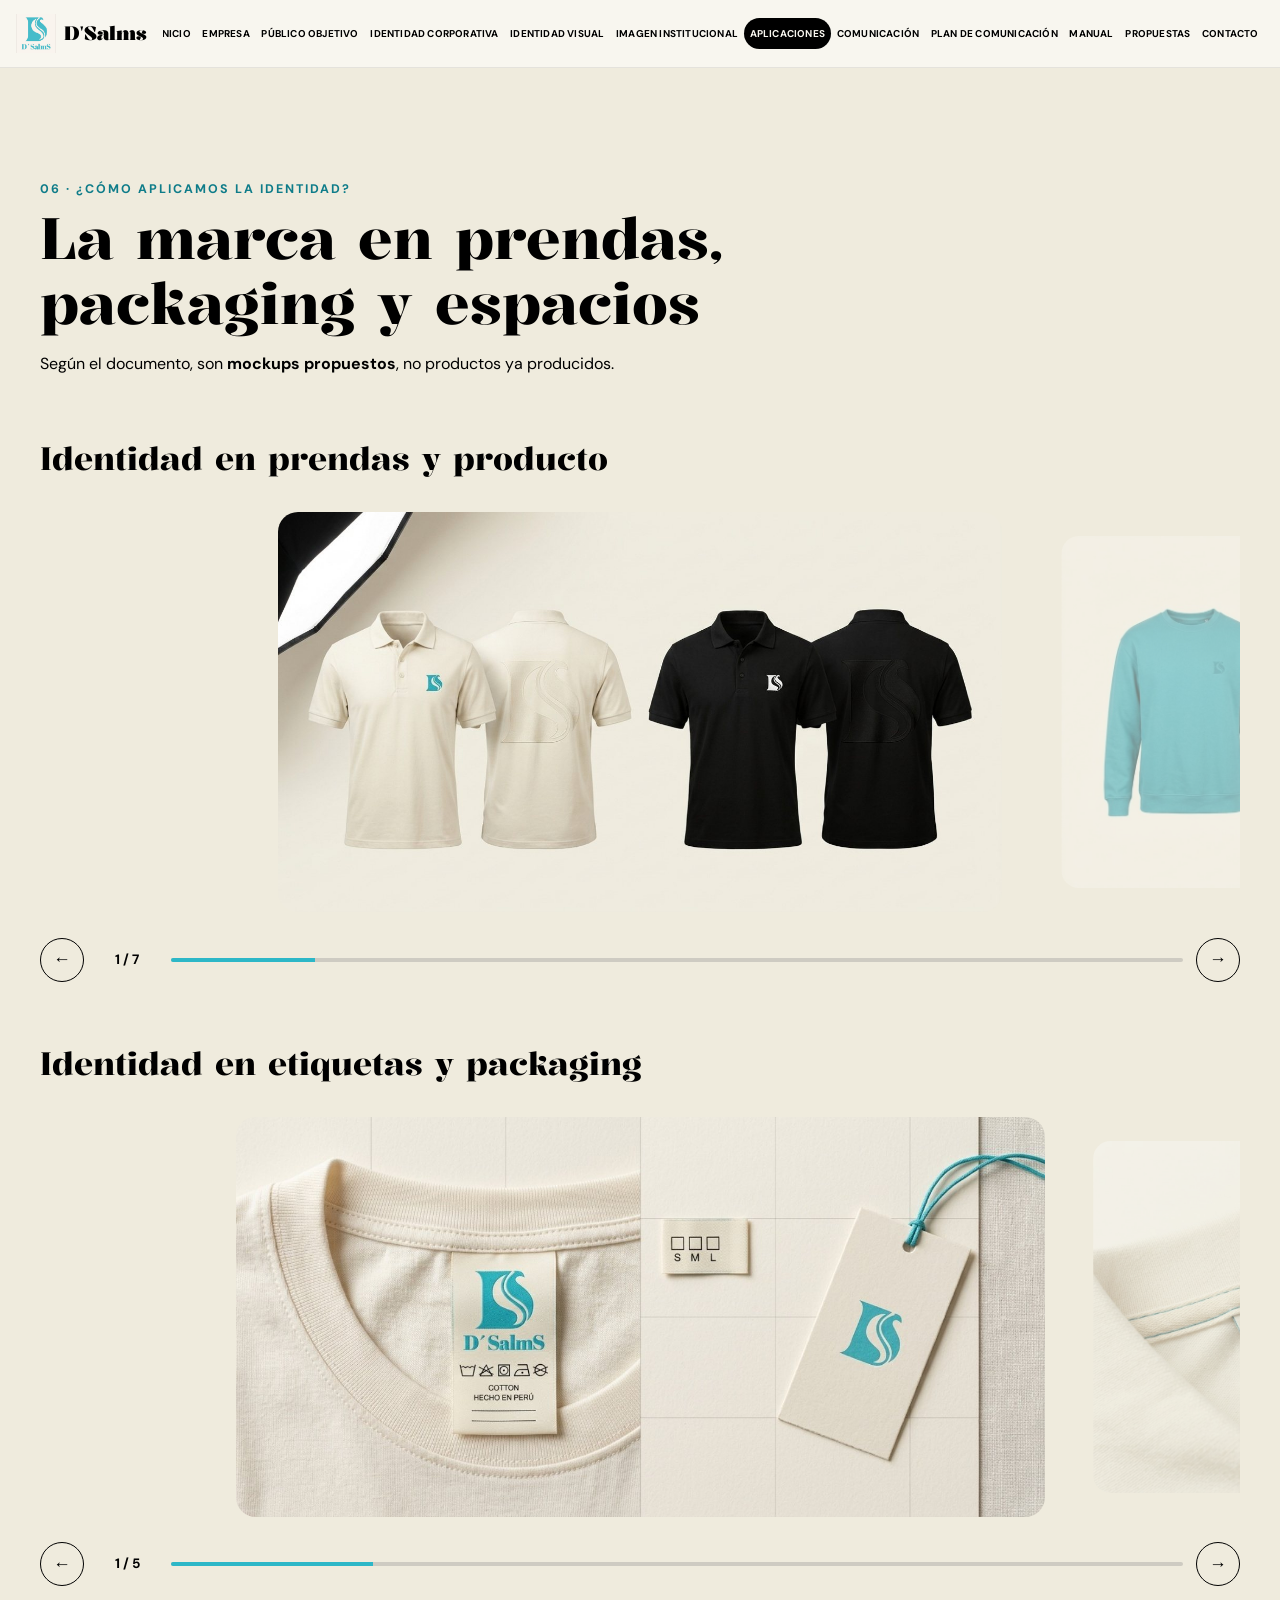
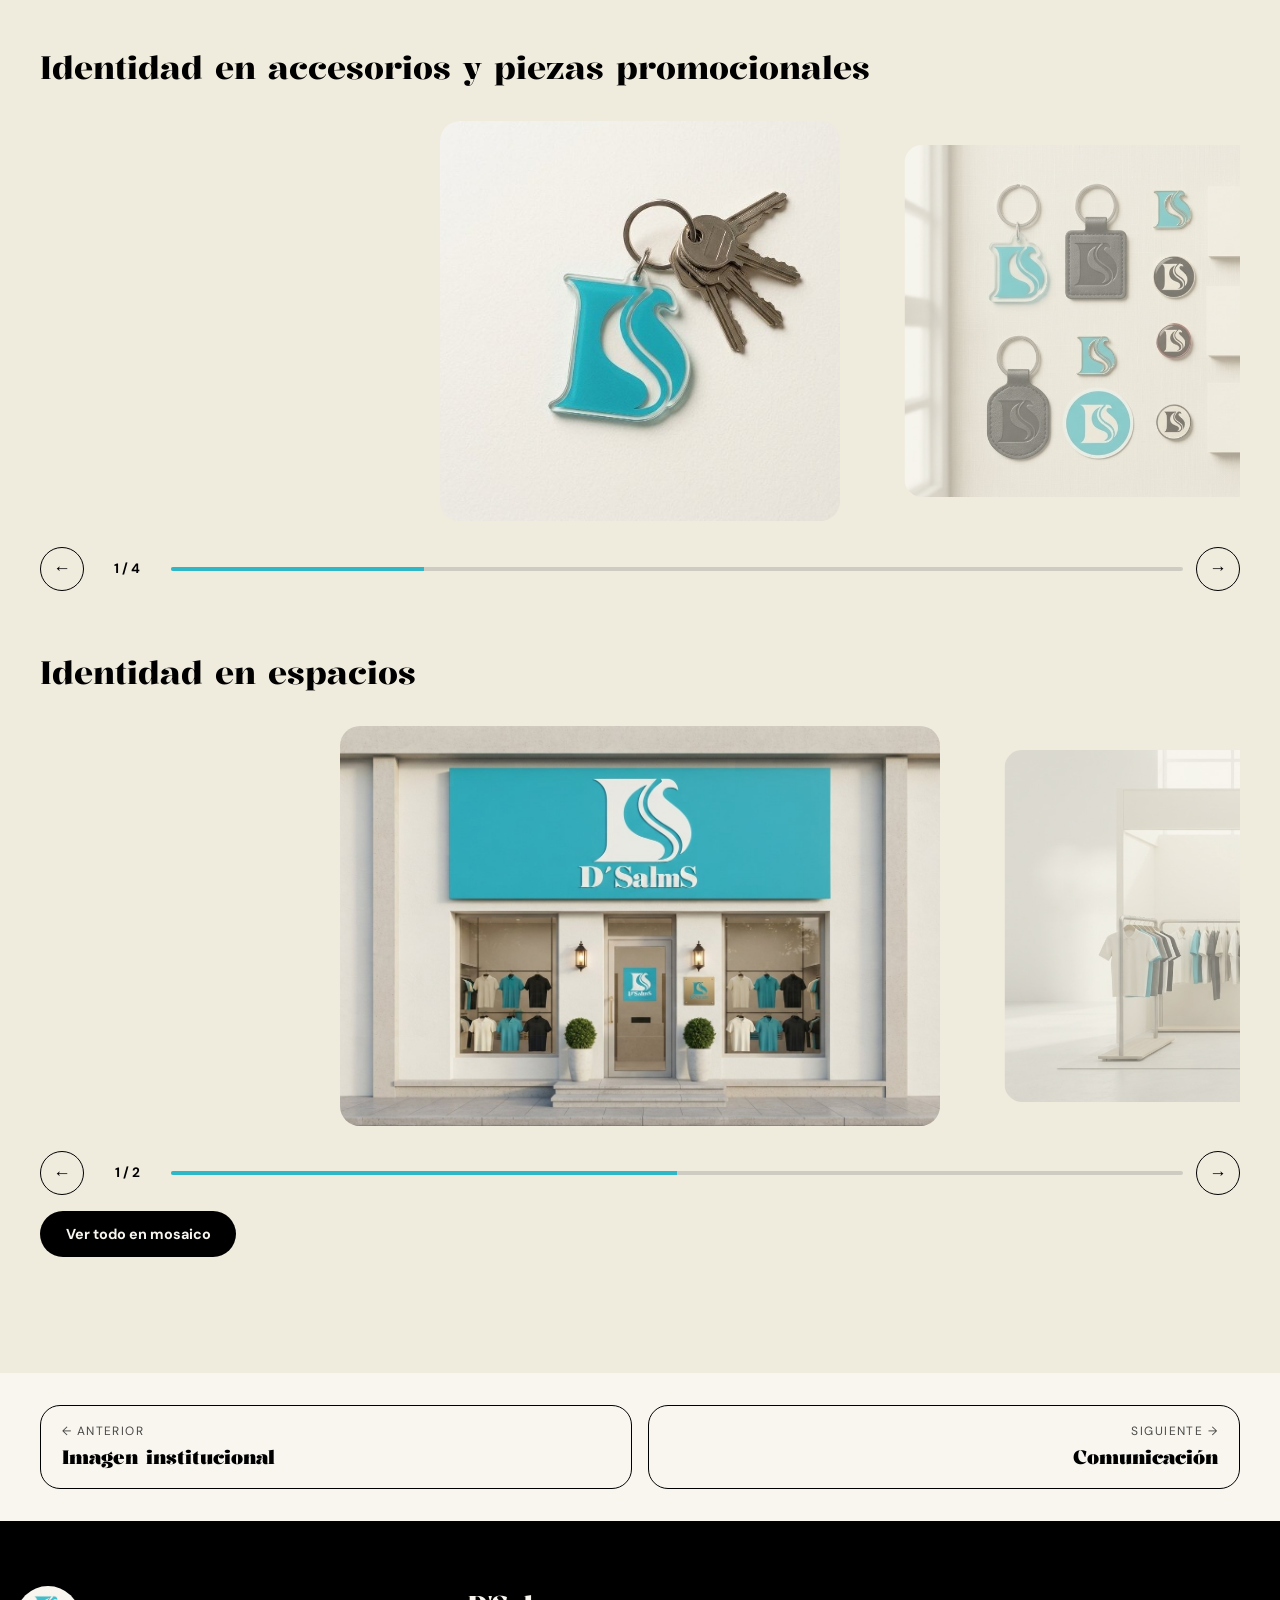
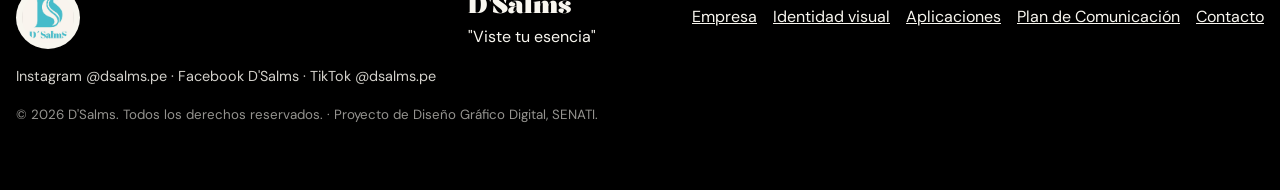
<file: aplicaciones/index.html>
<!DOCTYPE html>
<html lang="es">
<head>
<meta charset="UTF-8">
<meta name="viewport" content="width=device-width, initial-scale=1">
<title>Aplicaciones | D'Salms · Viste tu esencia</title>
<meta name="description" content="Aplicaciones de la marca D'Salms en prendas, packaging, accesorios y espacios (mockups propuestos).">
<meta property="og:title" content="Aplicaciones | D'Salms · Viste tu esencia">
<meta property="og:description" content="Aplicaciones de la marca D'Salms en prendas, packaging, accesorios y espacios (mockups propuestos).">
<meta property="og:image" content="https://matiasmendoza0905-glitch.github.io/D-Salms/img/hero.jpg">
<meta property="og:url" content="https://matiasmendoza0905-glitch.github.io/D-Salms/aplicaciones/">
<meta property="og:type" content="website">
<link rel="icon" type="image/png" href="../img/logo.png">
<link rel="preconnect" href="https://fonts.googleapis.com">
<link rel="preconnect" href="https://fonts.gstatic.com" crossorigin>
<link href="https://fonts.googleapis.com/css2?family=DM+Sans:wght@400;500;700&family=Kalnia:wght@400;600;700&display=swap" rel="stylesheet">
<link rel="stylesheet" href="../css/styles.css">
</head>
<body data-root="../" data-page="aplicaciones">
<a class="skip" href="#contenido">Saltar al contenido</a>

<!-- NAVEGACIÓN (idéntica en todas las páginas) -->
<header class="top">
  <a href="../index.html" class="brand" aria-label="D'Salms, inicio"><img src="../img/logo.png" alt="" width="44" height="43"><span>D'Salms</span></a>
  <button class="burger" aria-label="Abrir menú" aria-expanded="false" aria-controls="menu"><i></i><i></i><i></i></button>
  <nav id="menu" aria-label="Principal">
    <a href="../index.html" data-page="inicio">Inicio</a><a href="../empresa/index.html" data-page="empresa">Empresa</a><a href="../publico-objetivo/index.html" data-page="publico-objetivo">Público objetivo</a><a href="../identidad-corporativa/index.html" data-page="identidad-corporativa">Identidad corporativa</a><a href="../identidad-visual/index.html" data-page="identidad-visual">Identidad visual</a><a href="../imagen-institucional/index.html" data-page="imagen-institucional">Imagen institucional</a><a href="../aplicaciones/index.html" data-page="aplicaciones" class="on" aria-current="page">Aplicaciones</a><a href="../comunicacion/index.html" data-page="comunicacion">Comunicación</a><a href="../plan-comunicacion/index.html" data-page="plan-comunicacion">Plan de Comunicación</a><a href="../manual-identidad/index.html" data-page="manual-identidad">Manual</a><a href="../propuestas/index.html" data-page="propuestas">Propuestas</a><a href="../contacto/index.html" data-page="contacto">Contacto</a>
  </nav>
</header>

<main id="contenido">
<section id="aplicaciones" class="sec alt">
  <header class="sh"><p class="eyebrow">06 · ¿Cómo aplicamos la identidad?</p><h1 class="rv">La marca en prendas, packaging y espacios</h1>
  <p class="rv">Según el documento, son <b>mockups propuestos</b>, no productos ya producidos. <!-- REEMPLAZAR POR MOCKUP REAL --></p></header>
  <div id="appgroups"></div>
  <p><button type="button" class="btn dk" id="mosBtn" aria-expanded="false">Ver todo en mosaico</button></p>
  <div class="masonry" id="mosaic" hidden></div>
</section>
<nav class="pager" aria-label="Navegación entre apartados"><a class="pg prev" href="../imagen-institucional/index.html"><small>← Anterior</small><b>Imagen institucional</b></a><a class="pg next" href="../comunicacion/index.html"><small>Siguiente →</small><b>Comunicación</b></a></nav>
</main>

<!-- FOOTER -->
<footer>
  <img src="../img/logo.png" alt="" width="64" height="63" loading="lazy">
  <div><strong>D'Salms</strong><p>"Viste tu esencia"</p></div>
  <nav aria-label="Pie"><a href="../empresa/index.html">Empresa</a><a href="../identidad-visual/index.html">Identidad visual</a><a href="../aplicaciones/index.html">Aplicaciones</a><a href="../plan-comunicacion/index.html">Plan de Comunicación</a><a href="../contacto/index.html">Contacto</a></nav>
  <p id="foot-soc" class="foot-soc"></p>
  <small>© 2026 D'Salms. Todos los derechos reservados. · Proyecto de Diseño Gráfico Digital, SENATI.</small>
</footer>

<button class="up" aria-label="Volver arriba" hidden>↑</button>

<!-- LIGHTBOX -->
<div class="lb" role="dialog" aria-modal="true" aria-label="Visor de imágenes" hidden>
  <button class="lb-x" aria-label="Cerrar">✕</button>
  <figure><img alt=""><figcaption></figcaption></figure>
  <div class="lb-nav"><button class="lb-p" aria-label="Anterior">← Anterior</button><span class="lb-c" aria-live="polite"></span><button class="lb-n" aria-label="Siguiente">Siguiente →</button></div>
</div>
<script src="../js/script.js"></script>
</body>
</html>
</file>
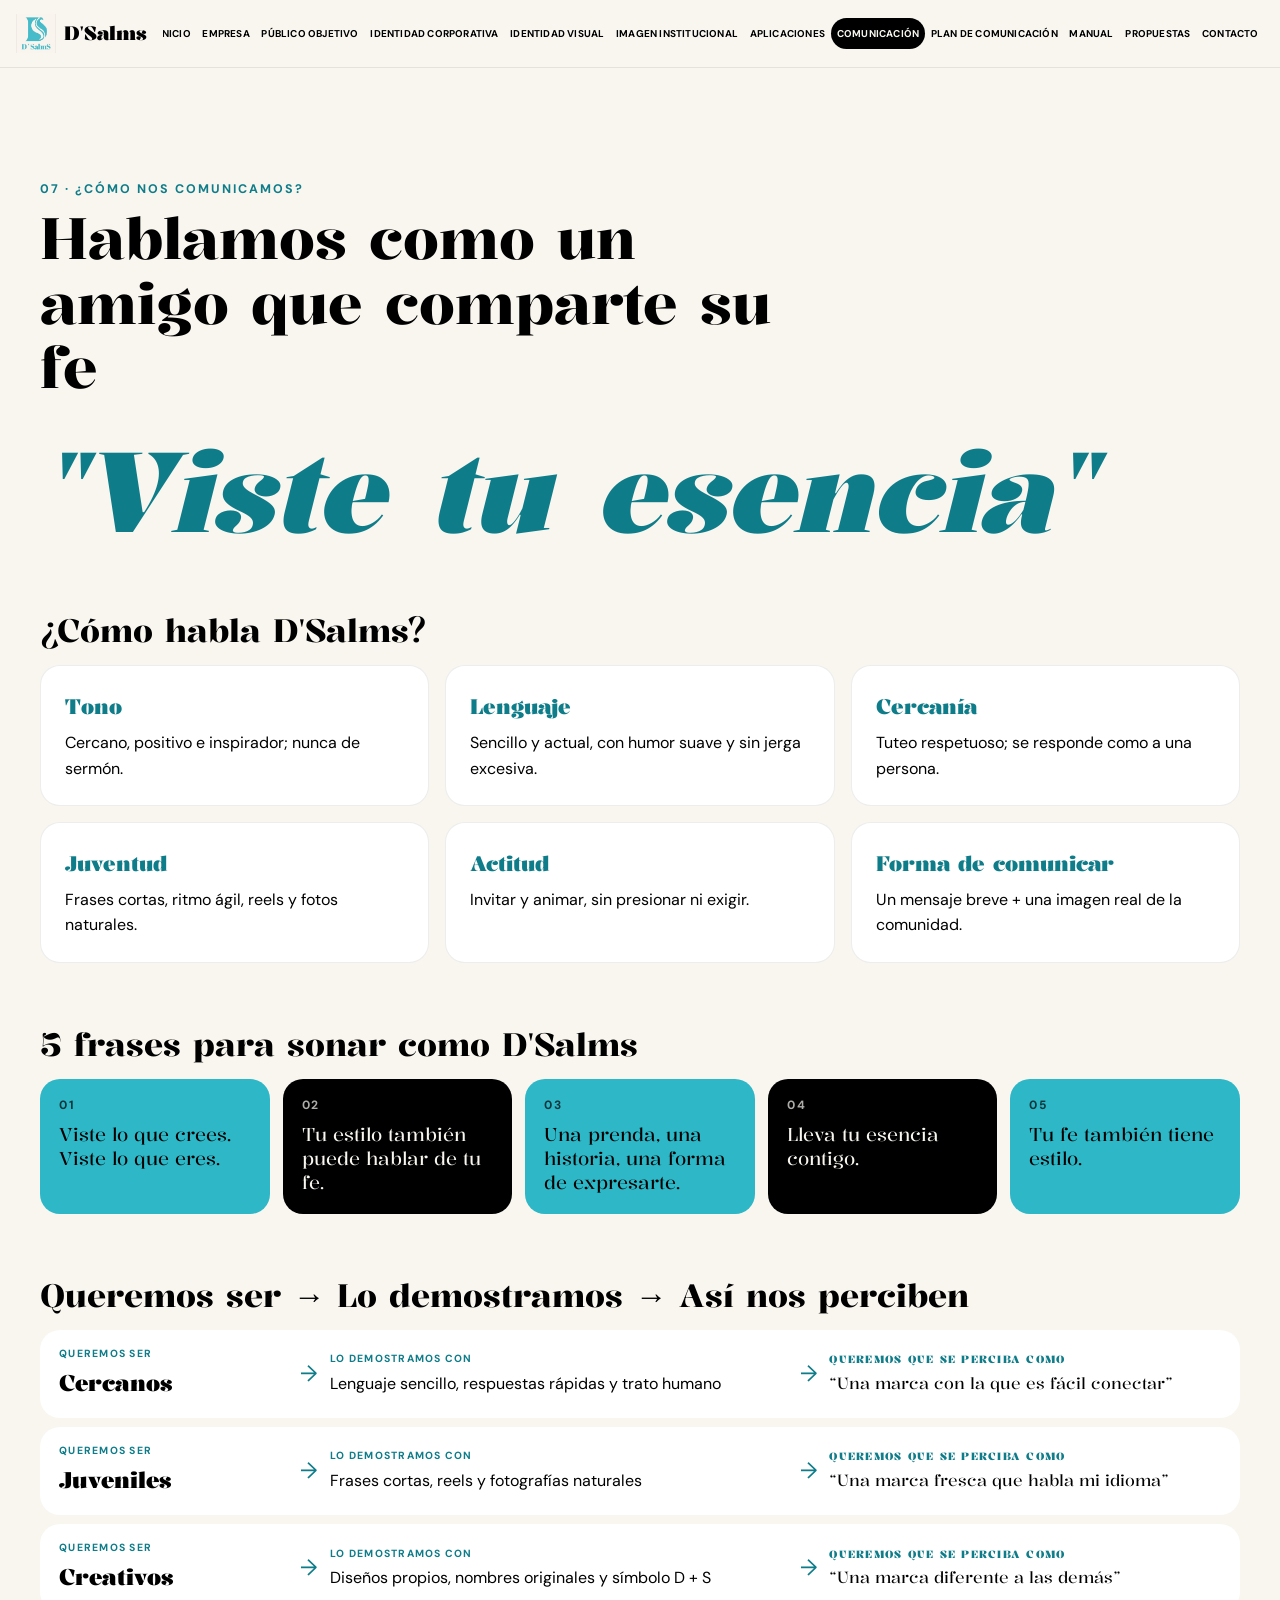
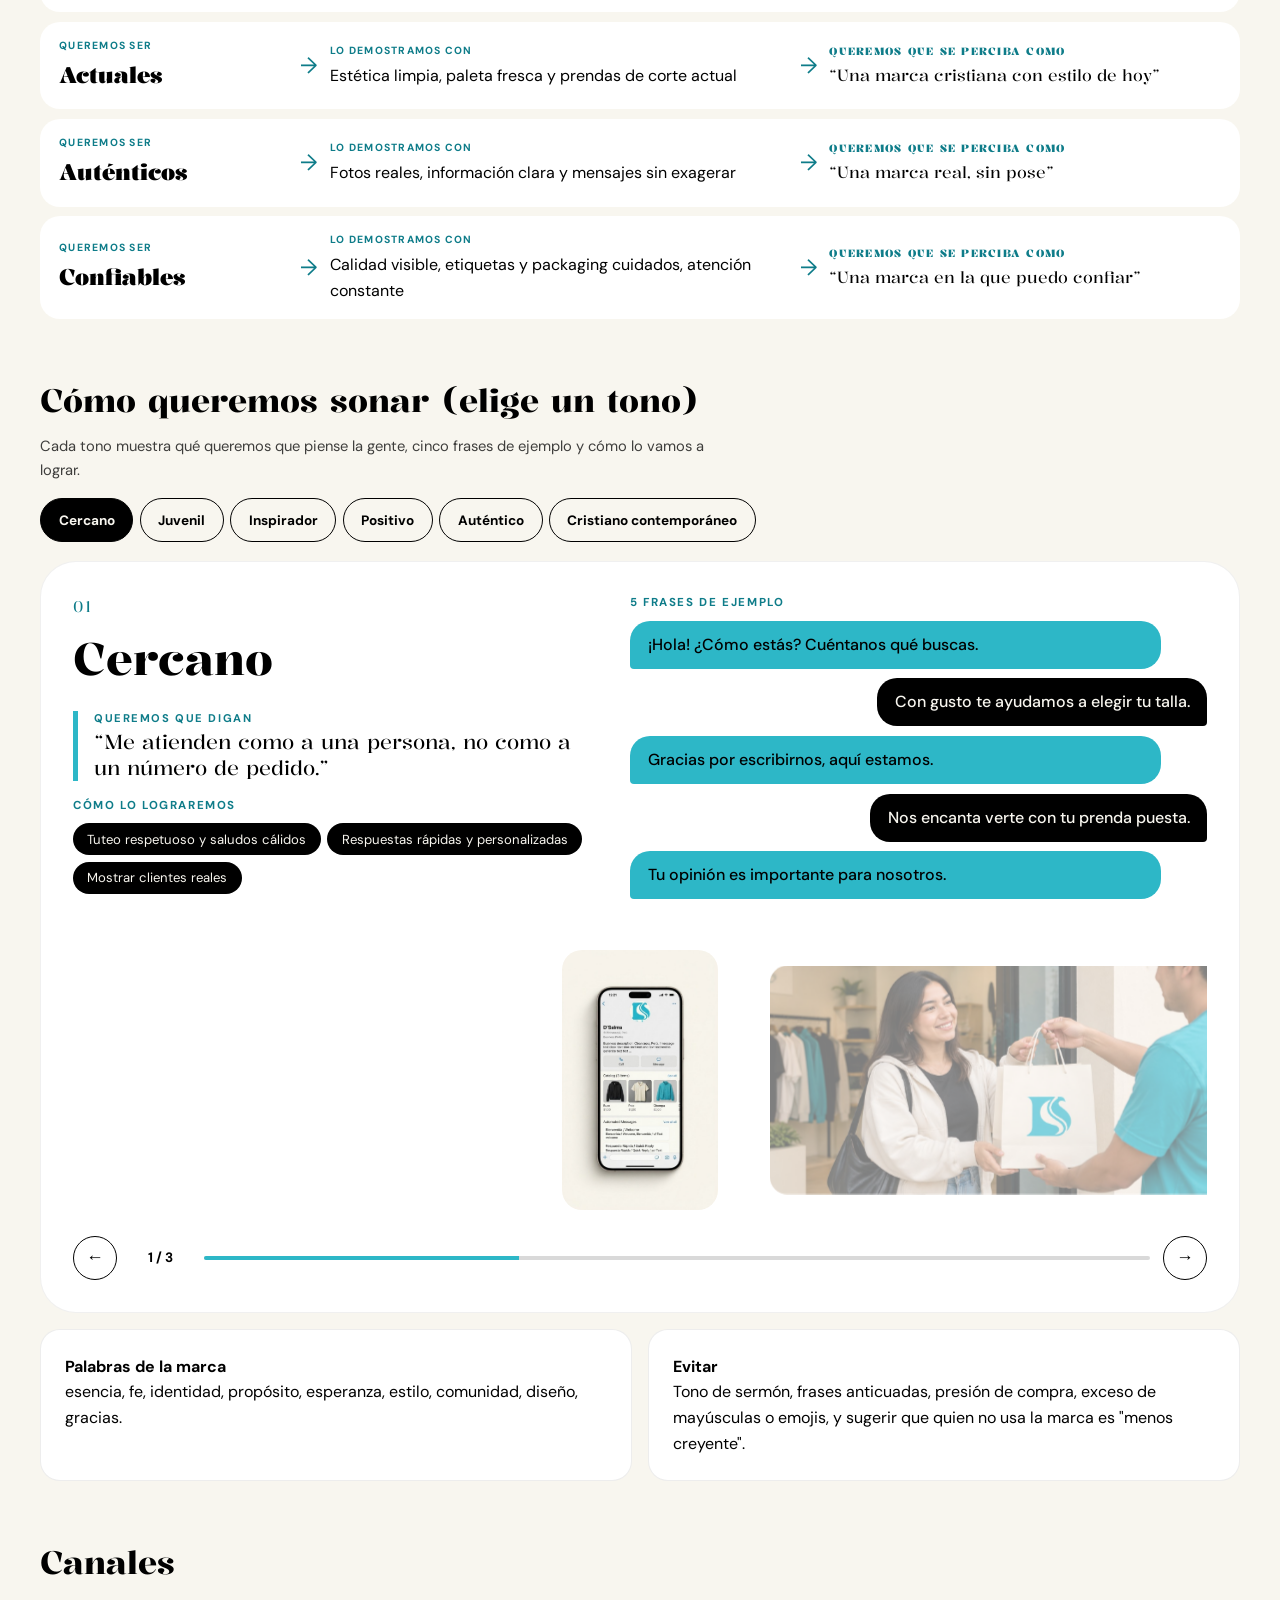
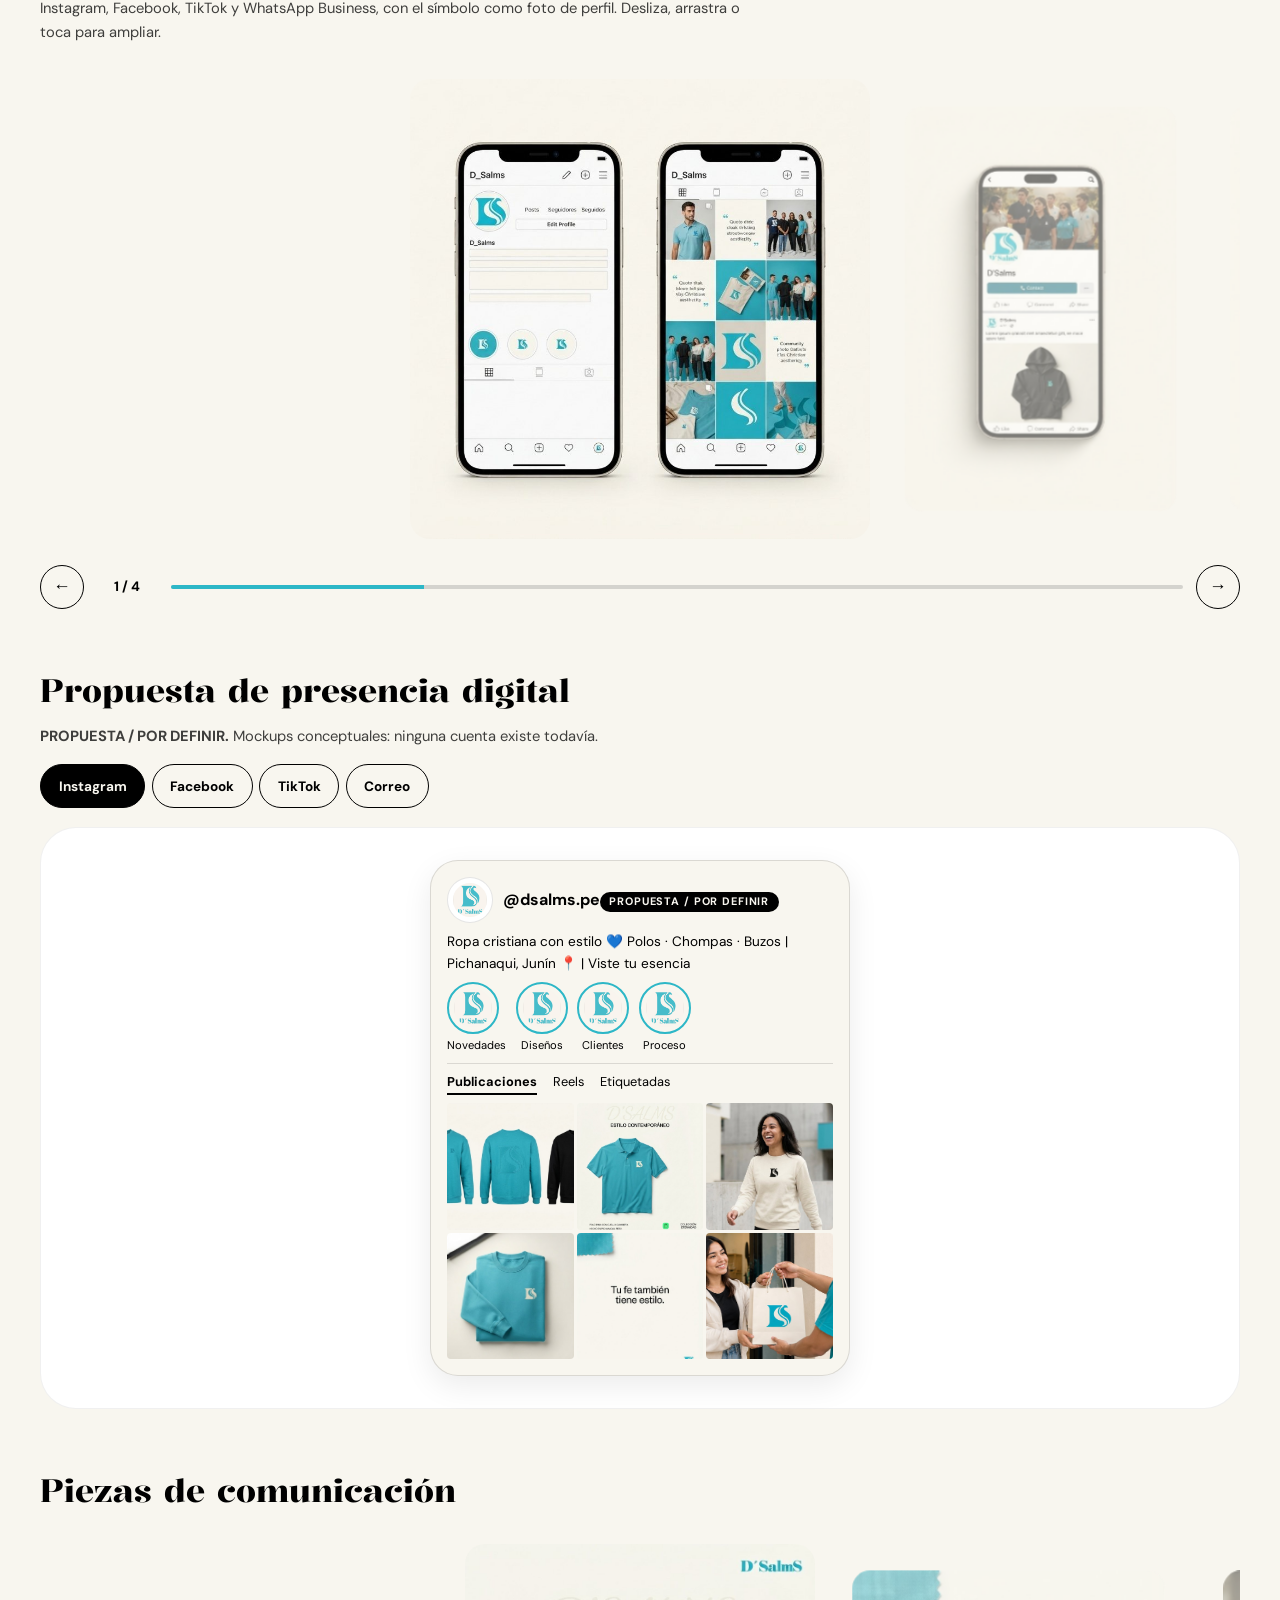
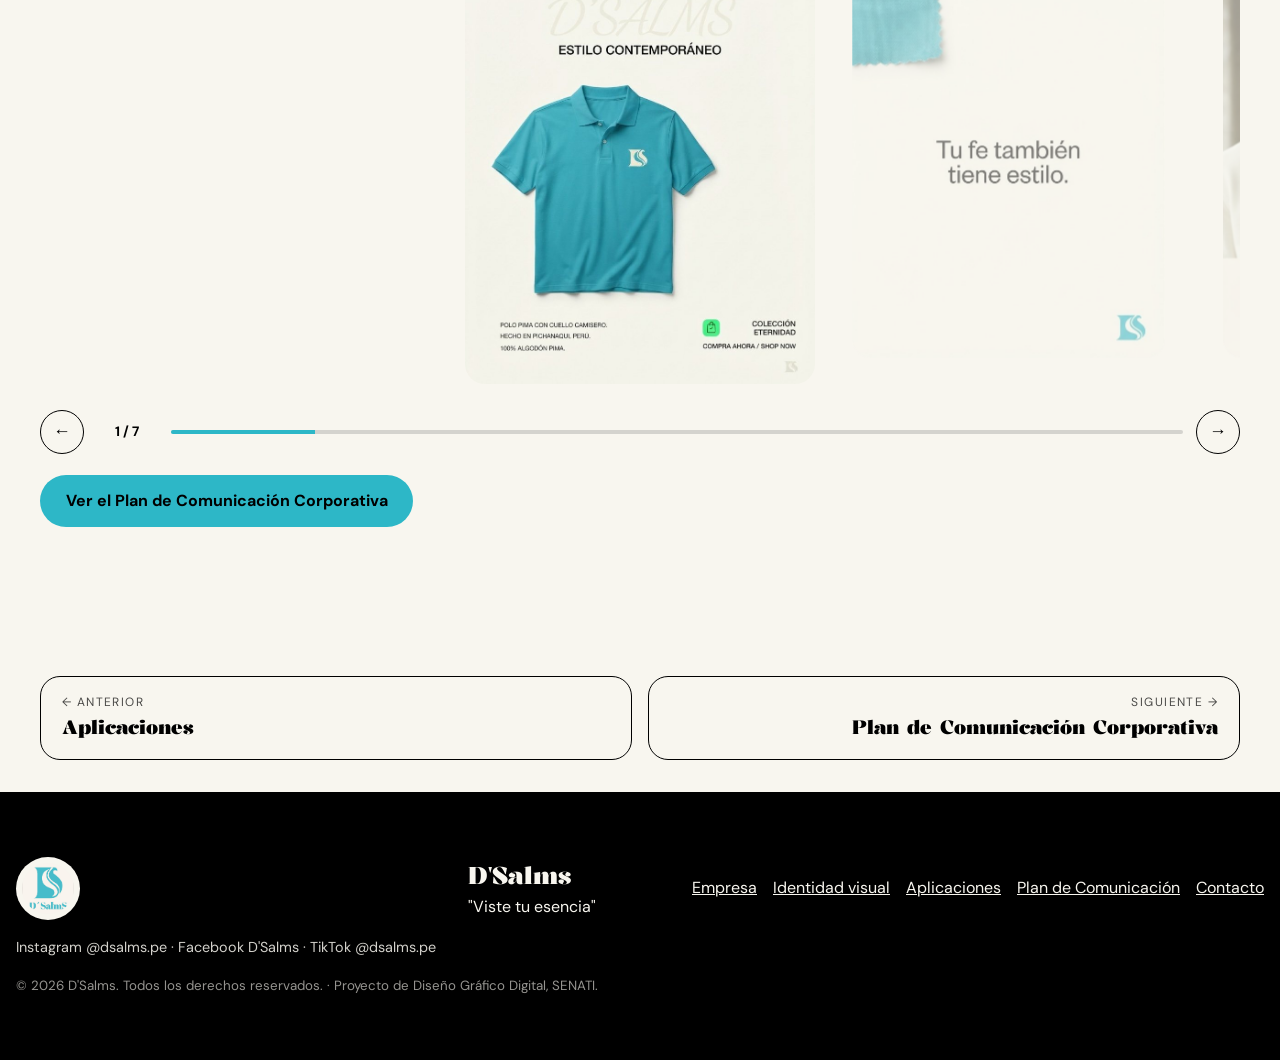
<file: comunicacion/index.html>
<!DOCTYPE html>
<html lang="es">
<head>
<meta charset="UTF-8">
<meta name="viewport" content="width=device-width, initial-scale=1">
<title>Comunicación | D'Salms · Viste tu esencia</title>
<meta name="description" content="Comunicación de D'Salms: tono de voz, frases, canales y piezas.">
<meta property="og:title" content="Comunicación | D'Salms · Viste tu esencia">
<meta property="og:description" content="Comunicación de D'Salms: tono de voz, frases, canales y piezas.">
<meta property="og:image" content="https://matiasmendoza0905-glitch.github.io/D-Salms/img/hero.jpg">
<meta property="og:url" content="https://matiasmendoza0905-glitch.github.io/D-Salms/comunicacion/">
<meta property="og:type" content="website">
<link rel="icon" type="image/png" href="../img/logo.png">
<link rel="preconnect" href="https://fonts.googleapis.com">
<link rel="preconnect" href="https://fonts.gstatic.com" crossorigin>
<link href="https://fonts.googleapis.com/css2?family=DM+Sans:wght@400;500;700&family=Kalnia:wght@400;600;700&display=swap" rel="stylesheet">
<link rel="stylesheet" href="../css/styles.css">
</head>
<body data-root="../" data-page="comunicacion">
<a class="skip" href="#contenido">Saltar al contenido</a>

<!-- NAVEGACIÓN (idéntica en todas las páginas) -->
<header class="top">
  <a href="../index.html" class="brand" aria-label="D'Salms, inicio"><img src="../img/logo.png" alt="" width="44" height="43"><span>D'Salms</span></a>
  <button class="burger" aria-label="Abrir menú" aria-expanded="false" aria-controls="menu"><i></i><i></i><i></i></button>
  <nav id="menu" aria-label="Principal">
    <a href="../index.html" data-page="inicio">Inicio</a><a href="../empresa/index.html" data-page="empresa">Empresa</a><a href="../publico-objetivo/index.html" data-page="publico-objetivo">Público objetivo</a><a href="../identidad-corporativa/index.html" data-page="identidad-corporativa">Identidad corporativa</a><a href="../identidad-visual/index.html" data-page="identidad-visual">Identidad visual</a><a href="../imagen-institucional/index.html" data-page="imagen-institucional">Imagen institucional</a><a href="../aplicaciones/index.html" data-page="aplicaciones">Aplicaciones</a><a href="../comunicacion/index.html" data-page="comunicacion" class="on" aria-current="page">Comunicación</a><a href="../plan-comunicacion/index.html" data-page="plan-comunicacion">Plan de Comunicación</a><a href="../manual-identidad/index.html" data-page="manual-identidad">Manual</a><a href="../propuestas/index.html" data-page="propuestas">Propuestas</a><a href="../contacto/index.html" data-page="contacto">Contacto</a>
  </nav>
</header>

<main id="contenido">
<section id="comunicacion" class="sec">
  <header class="sh"><p class="eyebrow">07 · ¿Cómo nos comunicamos?</p><h1 class="rv">Hablamos como un amigo que comparte su fe</h1></header>
  <p class="slogan rv">"Viste tu esencia"</p>
  <h3 class="sub">¿Cómo habla D'Salms?</h3>
  <div class="cards three talk">
    <article class="card rv"><b>Tono</b><p>Cercano, positivo e inspirador; nunca de sermón.</p></article>
    <article class="card rv"><b>Lenguaje</b><p>Sencillo y actual, con humor suave y sin jerga excesiva.</p></article>
    <article class="card rv"><b>Cercanía</b><p>Tuteo respetuoso; se responde como a una persona.</p></article>
    <article class="card rv"><b>Juventud</b><p>Frases cortas, ritmo ágil, reels y fotos naturales.</p></article>
    <article class="card rv"><b>Actitud</b><p>Invitar y animar, sin presionar ni exigir.</p></article>
    <article class="card rv"><b>Forma de comunicar</b><p>Un mensaje breve + una imagen real de la comunidad.</p></article>
  </div>
  <h3 class="sub">5 frases para sonar como D'Salms</h3>
  <ol class="five" id="c5"></ol>
  <h3 class="sub">Queremos ser → Lo demostramos → Así nos perciben</h3>
  <div class="matrix" id="matriz"></div>
  <h3 class="sub">Cómo queremos sonar (elige un tono)</h3>
  <p class="note">Cada tono muestra qué queremos que piense la gente, cinco frases de ejemplo y cómo lo vamos a lograr.</p>
  <div class="tabs vx tones" data-tabs id="tonos"></div>
  <div class="cards two voice">
    <article class="card rv"><h4>Palabras de la marca</h4><p>esencia, fe, identidad, propósito, esperanza, estilo, comunidad, diseño, gracias.</p></article>
    <article class="card rv"><h4>Evitar</h4><p>Tono de sermón, frases anticuadas, presión de compra, exceso de mayúsculas o emojis, y sugerir que quien no usa la marca es "menos creyente".</p></article>
  </div>
  <h3 class="sub">Canales</h3>
  <p class="note">Instagram, Facebook, TikTok y WhatsApp Business, con el símbolo como foto de perfil. Desliza, arrastra o toca para ampliar.</p>
  <div class="car" data-car="redes" data-h="460"></div>
  <h3 class="sub">Propuesta de presencia digital</h3>
  <p class="note"><b>PROPUESTA / POR DEFINIR.</b> Mockups conceptuales: ninguna cuenta existe todavía.</p>
  <div class="tabs vx" data-tabs id="presencia"></div>
  <h3 class="sub">Piezas de comunicación</h3>
  <div class="car" data-car="piezas" data-h="440"></div>
  <p class="rv"><a class="btn" href="../plan-comunicacion/index.html">Ver el Plan de Comunicación Corporativa</a></p>
</section>
<nav class="pager" aria-label="Navegación entre apartados"><a class="pg prev" href="../aplicaciones/index.html"><small>← Anterior</small><b>Aplicaciones</b></a><a class="pg next" href="../plan-comunicacion/index.html"><small>Siguiente →</small><b>Plan de Comunicación Corporativa</b></a></nav>
</main>

<!-- FOOTER -->
<footer>
  <img src="../img/logo.png" alt="" width="64" height="63" loading="lazy">
  <div><strong>D'Salms</strong><p>"Viste tu esencia"</p></div>
  <nav aria-label="Pie"><a href="../empresa/index.html">Empresa</a><a href="../identidad-visual/index.html">Identidad visual</a><a href="../aplicaciones/index.html">Aplicaciones</a><a href="../plan-comunicacion/index.html">Plan de Comunicación</a><a href="../contacto/index.html">Contacto</a></nav>
  <p id="foot-soc" class="foot-soc"></p>
  <small>© 2026 D'Salms. Todos los derechos reservados. · Proyecto de Diseño Gráfico Digital, SENATI.</small>
</footer>

<button class="up" aria-label="Volver arriba" hidden>↑</button>

<!-- LIGHTBOX -->
<div class="lb" role="dialog" aria-modal="true" aria-label="Visor de imágenes" hidden>
  <button class="lb-x" aria-label="Cerrar">✕</button>
  <figure><img alt=""><figcaption></figcaption></figure>
  <div class="lb-nav"><button class="lb-p" aria-label="Anterior">← Anterior</button><span class="lb-c" aria-live="polite"></span><button class="lb-n" aria-label="Siguiente">Siguiente →</button></div>
</div>
<script src="../js/script.js"></script>
</body>
</html>
</file>
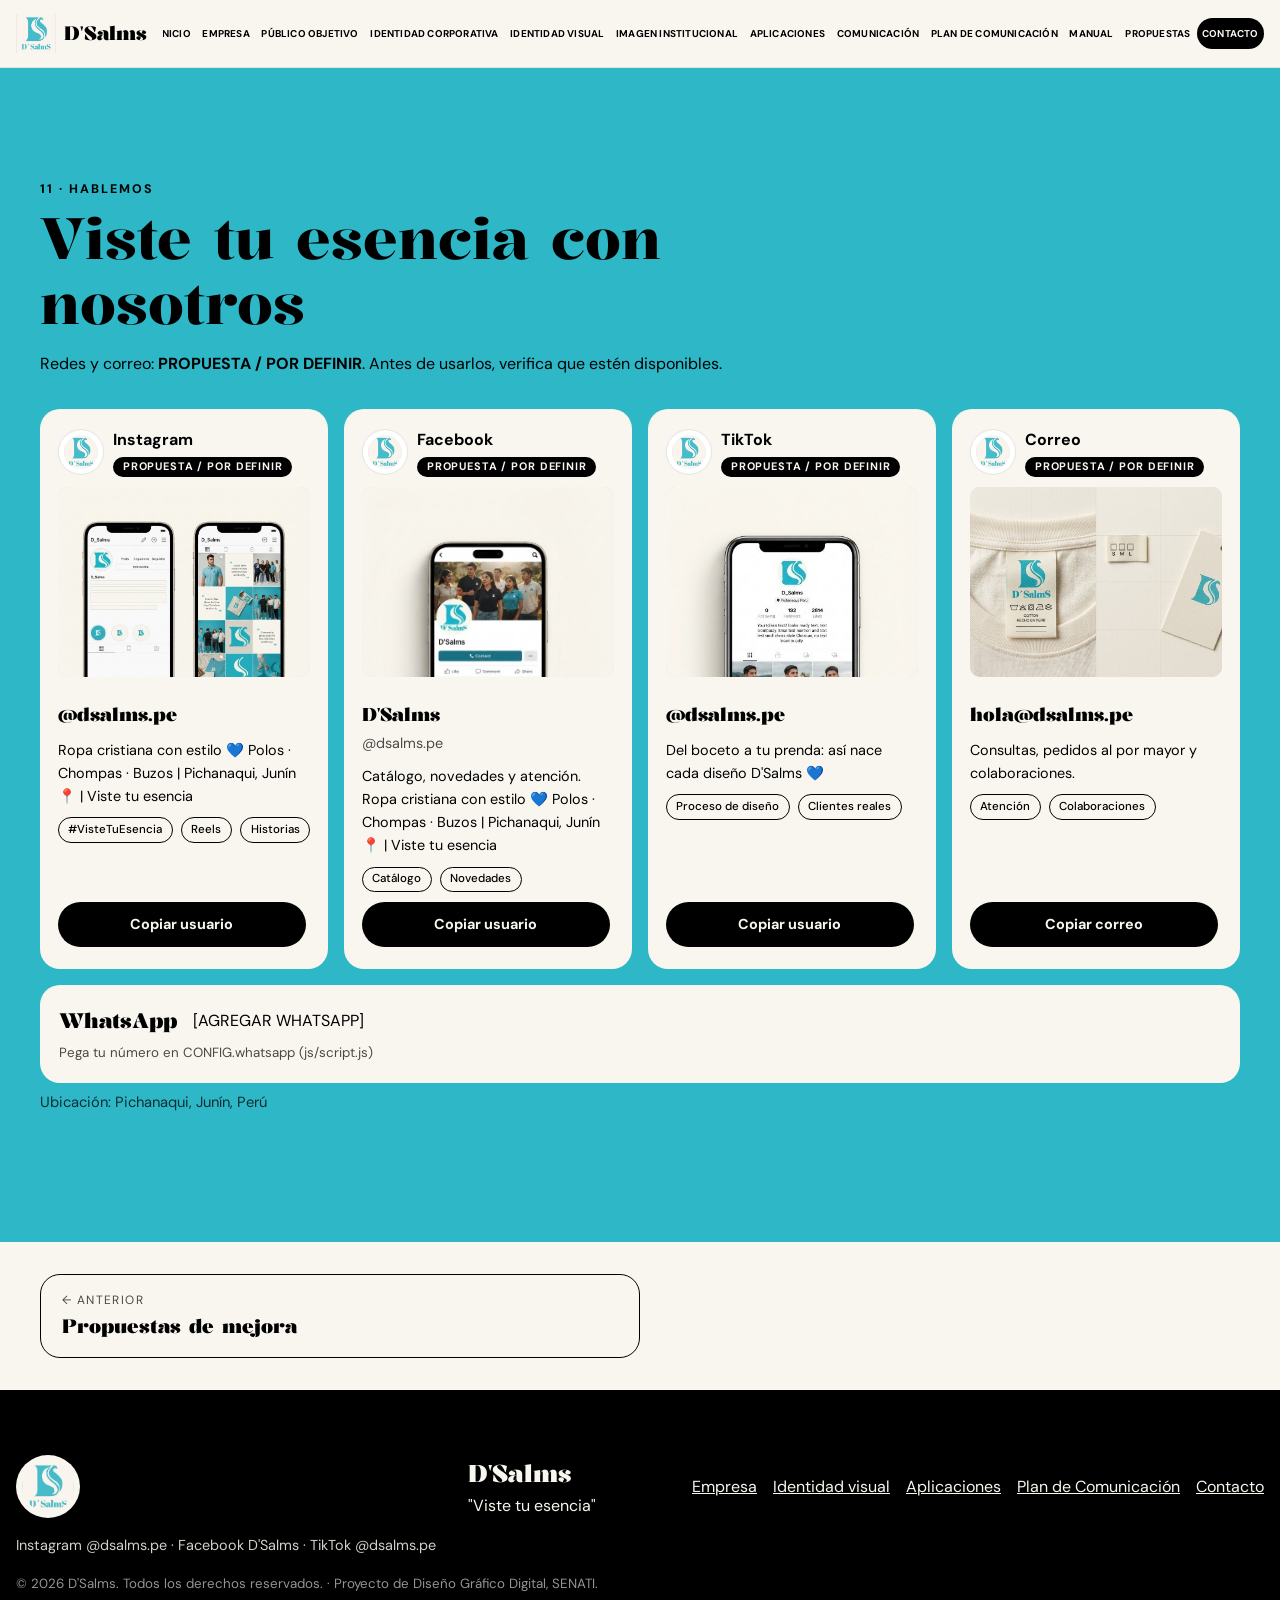
<file: contacto/index.html>
<!DOCTYPE html>
<html lang="es">
<head>
<meta charset="UTF-8">
<meta name="viewport" content="width=device-width, initial-scale=1">
<title>Contacto | D'Salms · Viste tu esencia</title>
<meta name="description" content="Contacto de D'Salms: redes, correo y WhatsApp (por definir).">
<meta property="og:title" content="Contacto | D'Salms · Viste tu esencia">
<meta property="og:description" content="Contacto de D'Salms: redes, correo y WhatsApp (por definir).">
<meta property="og:image" content="https://matiasmendoza0905-glitch.github.io/D-Salms/img/hero.jpg">
<meta property="og:url" content="https://matiasmendoza0905-glitch.github.io/D-Salms/contacto/">
<meta property="og:type" content="website">
<link rel="icon" type="image/png" href="../img/logo.png">
<link rel="preconnect" href="https://fonts.googleapis.com">
<link rel="preconnect" href="https://fonts.gstatic.com" crossorigin>
<link href="https://fonts.googleapis.com/css2?family=DM+Sans:wght@400;500;700&family=Kalnia:wght@400;600;700&display=swap" rel="stylesheet">
<link rel="stylesheet" href="../css/styles.css">
</head>
<body data-root="../" data-page="contacto">
<a class="skip" href="#contenido">Saltar al contenido</a>

<!-- NAVEGACIÓN (idéntica en todas las páginas) -->
<header class="top">
  <a href="../index.html" class="brand" aria-label="D'Salms, inicio"><img src="../img/logo.png" alt="" width="44" height="43"><span>D'Salms</span></a>
  <button class="burger" aria-label="Abrir menú" aria-expanded="false" aria-controls="menu"><i></i><i></i><i></i></button>
  <nav id="menu" aria-label="Principal">
    <a href="../index.html" data-page="inicio">Inicio</a><a href="../empresa/index.html" data-page="empresa">Empresa</a><a href="../publico-objetivo/index.html" data-page="publico-objetivo">Público objetivo</a><a href="../identidad-corporativa/index.html" data-page="identidad-corporativa">Identidad corporativa</a><a href="../identidad-visual/index.html" data-page="identidad-visual">Identidad visual</a><a href="../imagen-institucional/index.html" data-page="imagen-institucional">Imagen institucional</a><a href="../aplicaciones/index.html" data-page="aplicaciones">Aplicaciones</a><a href="../comunicacion/index.html" data-page="comunicacion">Comunicación</a><a href="../plan-comunicacion/index.html" data-page="plan-comunicacion">Plan de Comunicación</a><a href="../manual-identidad/index.html" data-page="manual-identidad">Manual</a><a href="../propuestas/index.html" data-page="propuestas">Propuestas</a><a href="../contacto/index.html" data-page="contacto" class="on" aria-current="page">Contacto</a>
  </nav>
</header>

<main id="contenido">
<section id="contacto" class="sec tq">
  <header class="sh"><p class="eyebrow">11 · Hablemos</p><h1 class="rv">Viste tu esencia con nosotros</h1>
  <p class="rv">Redes y correo: <b>PROPUESTA / POR DEFINIR</b>. Antes de usarlos, verifica que estén disponibles.</p></header>
  <div class="soc" id="soc"></div>
  <div class="wa rv" id="wa"></div>
  <p class="note">Ubicación: Pichanaqui, Junín, Perú</p>
</section>
<nav class="pager" aria-label="Navegación entre apartados"><a class="pg prev" href="../propuestas/index.html"><small>← Anterior</small><b>Propuestas de mejora</b></a></nav>
</main>

<!-- FOOTER -->
<footer>
  <img src="../img/logo.png" alt="" width="64" height="63" loading="lazy">
  <div><strong>D'Salms</strong><p>"Viste tu esencia"</p></div>
  <nav aria-label="Pie"><a href="../empresa/index.html">Empresa</a><a href="../identidad-visual/index.html">Identidad visual</a><a href="../aplicaciones/index.html">Aplicaciones</a><a href="../plan-comunicacion/index.html">Plan de Comunicación</a><a href="../contacto/index.html">Contacto</a></nav>
  <p id="foot-soc" class="foot-soc"></p>
  <small>© 2026 D'Salms. Todos los derechos reservados. · Proyecto de Diseño Gráfico Digital, SENATI.</small>
</footer>

<button class="up" aria-label="Volver arriba" hidden>↑</button>

<!-- LIGHTBOX -->
<div class="lb" role="dialog" aria-modal="true" aria-label="Visor de imágenes" hidden>
  <button class="lb-x" aria-label="Cerrar">✕</button>
  <figure><img alt=""><figcaption></figcaption></figure>
  <div class="lb-nav"><button class="lb-p" aria-label="Anterior">← Anterior</button><span class="lb-c" aria-live="polite"></span><button class="lb-n" aria-label="Siguiente">Siguiente →</button></div>
</div>
<script src="../js/script.js"></script>
</body>
</html>
</file>
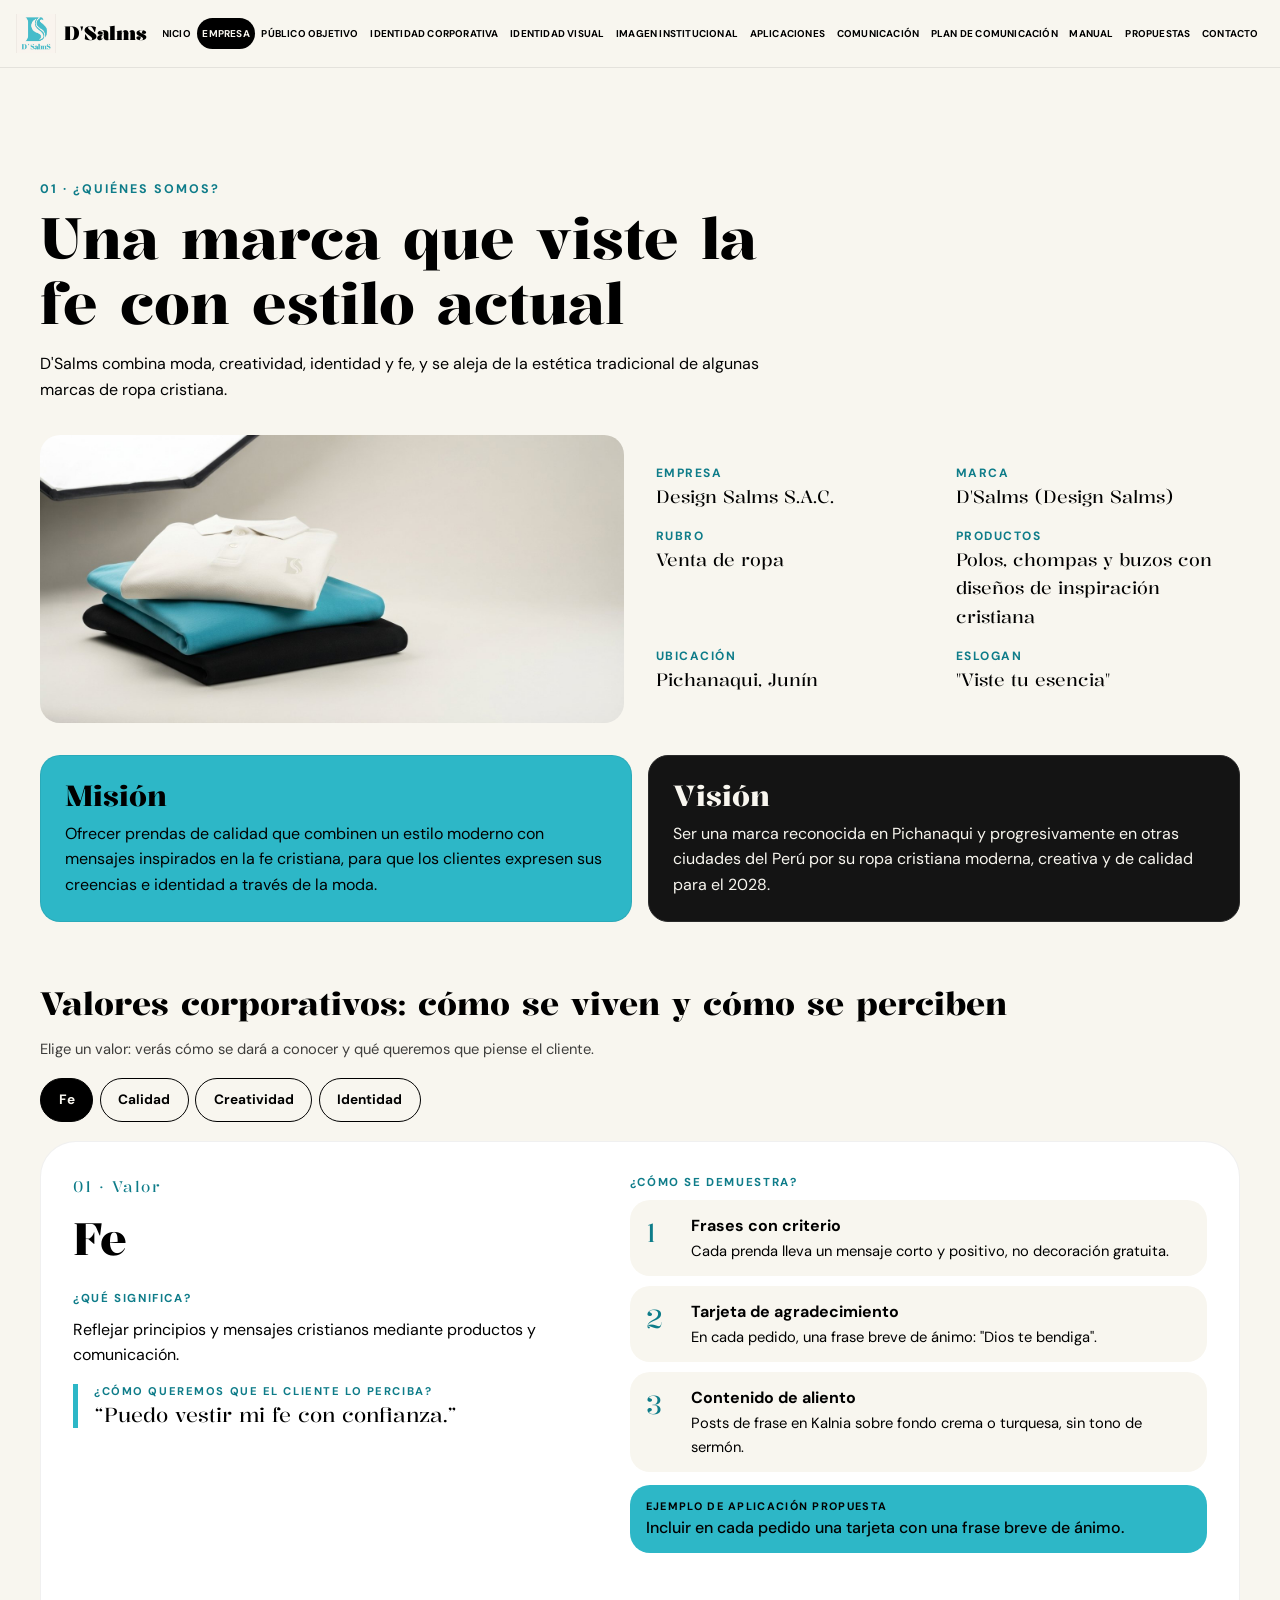
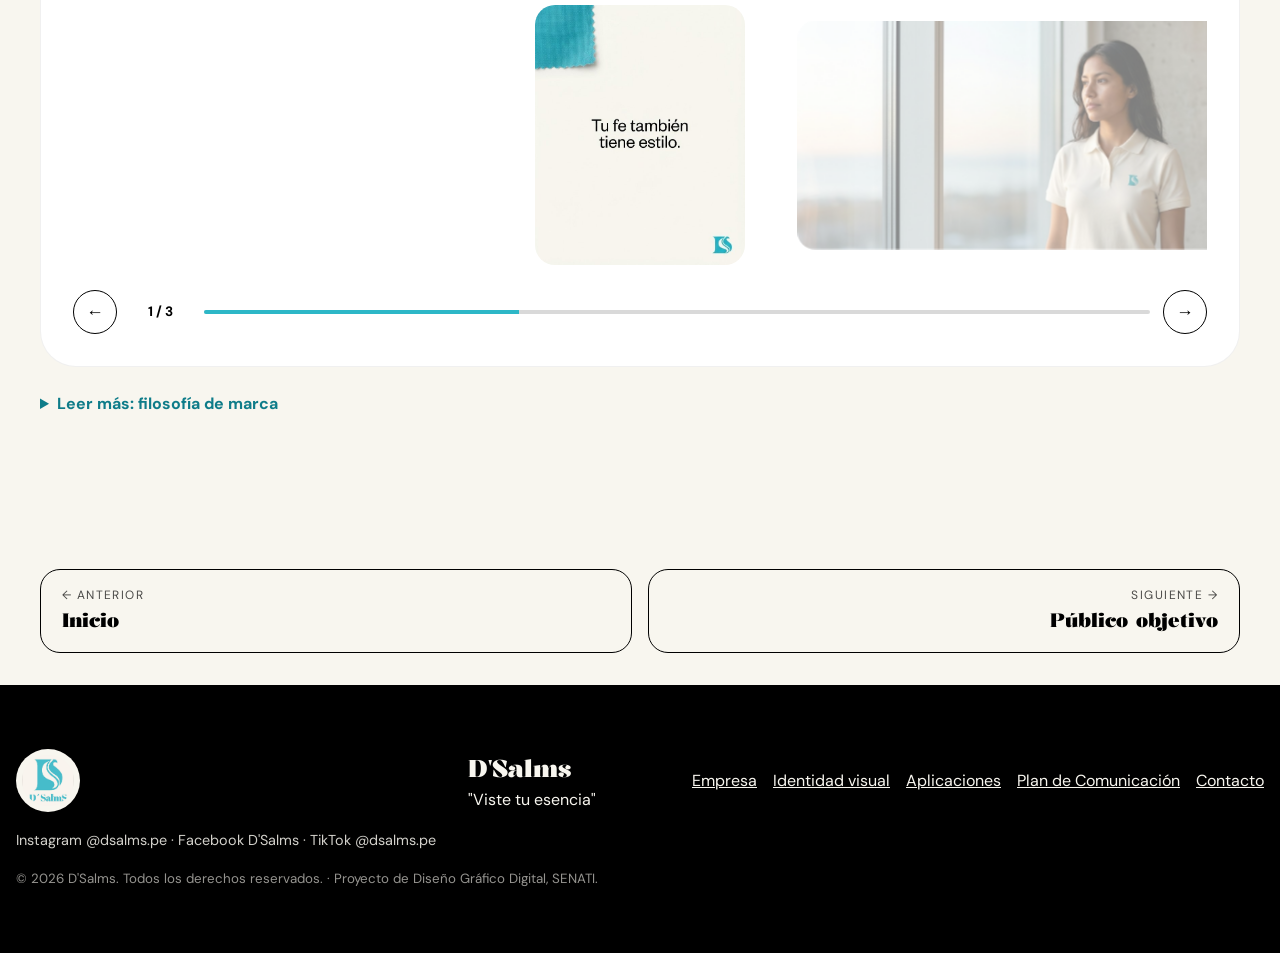
<file: empresa/index.html>
<!DOCTYPE html>
<html lang="es">
<head>
<meta charset="UTF-8">
<meta name="viewport" content="width=device-width, initial-scale=1">
<title>Empresa | D'Salms · Viste tu esencia</title>
<meta name="description" content="Quiénes somos: Design Salms S.A.C., misión, visión y valores corporativos de D'Salms.">
<meta property="og:title" content="Empresa | D'Salms · Viste tu esencia">
<meta property="og:description" content="Quiénes somos: Design Salms S.A.C., misión, visión y valores corporativos de D'Salms.">
<meta property="og:image" content="https://matiasmendoza0905-glitch.github.io/D-Salms/img/hero.jpg">
<meta property="og:url" content="https://matiasmendoza0905-glitch.github.io/D-Salms/empresa/">
<meta property="og:type" content="website">
<link rel="icon" type="image/png" href="../img/logo.png">
<link rel="preconnect" href="https://fonts.googleapis.com">
<link rel="preconnect" href="https://fonts.gstatic.com" crossorigin>
<link href="https://fonts.googleapis.com/css2?family=DM+Sans:wght@400;500;700&family=Kalnia:wght@400;600;700&display=swap" rel="stylesheet">
<link rel="stylesheet" href="../css/styles.css">
</head>
<body data-root="../" data-page="empresa">
<a class="skip" href="#contenido">Saltar al contenido</a>

<!-- NAVEGACIÓN (idéntica en todas las páginas) -->
<header class="top">
  <a href="../index.html" class="brand" aria-label="D'Salms, inicio"><img src="../img/logo.png" alt="" width="44" height="43"><span>D'Salms</span></a>
  <button class="burger" aria-label="Abrir menú" aria-expanded="false" aria-controls="menu"><i></i><i></i><i></i></button>
  <nav id="menu" aria-label="Principal">
    <a href="../index.html" data-page="inicio">Inicio</a><a href="../empresa/index.html" data-page="empresa" class="on" aria-current="page">Empresa</a><a href="../publico-objetivo/index.html" data-page="publico-objetivo">Público objetivo</a><a href="../identidad-corporativa/index.html" data-page="identidad-corporativa">Identidad corporativa</a><a href="../identidad-visual/index.html" data-page="identidad-visual">Identidad visual</a><a href="../imagen-institucional/index.html" data-page="imagen-institucional">Imagen institucional</a><a href="../aplicaciones/index.html" data-page="aplicaciones">Aplicaciones</a><a href="../comunicacion/index.html" data-page="comunicacion">Comunicación</a><a href="../plan-comunicacion/index.html" data-page="plan-comunicacion">Plan de Comunicación</a><a href="../manual-identidad/index.html" data-page="manual-identidad">Manual</a><a href="../propuestas/index.html" data-page="propuestas">Propuestas</a><a href="../contacto/index.html" data-page="contacto">Contacto</a>
  </nav>
</header>

<main id="contenido">
<section id="empresa" class="sec">
  <header class="sh"><p class="eyebrow">01 · ¿Quiénes somos?</p><h1 class="rv">Una marca que viste la fe con estilo actual</h1>
  <p class="rv">D'Salms combina moda, creatividad, identidad y fe, y se aleja de la estética tradicional de algunas marcas de ropa cristiana.</p></header>
  <div class="split">
    <figure class="rv"><img data-lb src="../img/empresa/empresa-01.jpg" alt="Polos doblados en crema, turquesa y negro" width="1456" height="720" loading="lazy"></figure>
    <dl class="facts rv">
      <div><dt>Empresa</dt><dd>Design Salms S.A.C.</dd></div><div><dt>Marca</dt><dd>D'Salms (Design Salms)</dd></div>
      <div><dt>Rubro</dt><dd>Venta de ropa</dd></div><div><dt>Productos</dt><dd>Polos, chompas y buzos con diseños de inspiración cristiana</dd></div>
      <div><dt>Ubicación</dt><dd>Pichanaqui, Junín</dd></div><div><dt>Eslogan</dt><dd>"Viste tu esencia"</dd></div>
    </dl>
  </div>
  <div class="cards two">
    <article class="card tq rv"><h3>Misión</h3><p>Ofrecer prendas de calidad que combinen un estilo moderno con mensajes inspirados en la fe cristiana, para que los clientes expresen sus creencias e identidad a través de la moda.</p></article>
    <article class="card dk rv"><h3>Visión</h3><p>Ser una marca reconocida en Pichanaqui y progresivamente en otras ciudades del Perú por su ropa cristiana moderna, creativa y de calidad para el 2028.</p></article>
  </div>
  <h3 class="sub">Valores corporativos: cómo se viven y cómo se perciben</h3>
  <p class="note">Elige un valor: verás cómo se dará a conocer y qué queremos que piense el cliente.</p>
  <div class="tabs vx" data-tabs id="vals"></div>
  <details class="more"><summary>Leer más: filosofía de marca</summary>
    <ul><li><b>Diseñar con intención:</b> cada prenda parte de una idea y un mensaje.</li><li><b>Cuidar el detalle:</b> materiales, acabados y presentación coherentes.</li><li><b>Comunicar con cercanía:</b> como una comunidad joven, no como una institución distante.</li><li><b>Ser coherente:</b> lo que se dice, se ve y se vende responde a los mismos valores.</li></ul></details>
</section>
<nav class="pager" aria-label="Navegación entre apartados"><a class="pg prev" href="../index.html"><small>← Anterior</small><b>Inicio</b></a><a class="pg next" href="../publico-objetivo/index.html"><small>Siguiente →</small><b>Público objetivo</b></a></nav>
</main>

<!-- FOOTER -->
<footer>
  <img src="../img/logo.png" alt="" width="64" height="63" loading="lazy">
  <div><strong>D'Salms</strong><p>"Viste tu esencia"</p></div>
  <nav aria-label="Pie"><a href="../empresa/index.html">Empresa</a><a href="../identidad-visual/index.html">Identidad visual</a><a href="../aplicaciones/index.html">Aplicaciones</a><a href="../plan-comunicacion/index.html">Plan de Comunicación</a><a href="../contacto/index.html">Contacto</a></nav>
  <p id="foot-soc" class="foot-soc"></p>
  <small>© 2026 D'Salms. Todos los derechos reservados. · Proyecto de Diseño Gráfico Digital, SENATI.</small>
</footer>

<button class="up" aria-label="Volver arriba" hidden>↑</button>

<!-- LIGHTBOX -->
<div class="lb" role="dialog" aria-modal="true" aria-label="Visor de imágenes" hidden>
  <button class="lb-x" aria-label="Cerrar">✕</button>
  <figure><img alt=""><figcaption></figcaption></figure>
  <div class="lb-nav"><button class="lb-p" aria-label="Anterior">← Anterior</button><span class="lb-c" aria-live="polite"></span><button class="lb-n" aria-label="Siguiente">Siguiente →</button></div>
</div>
<script src="../js/script.js"></script>
</body>
</html>
</file>
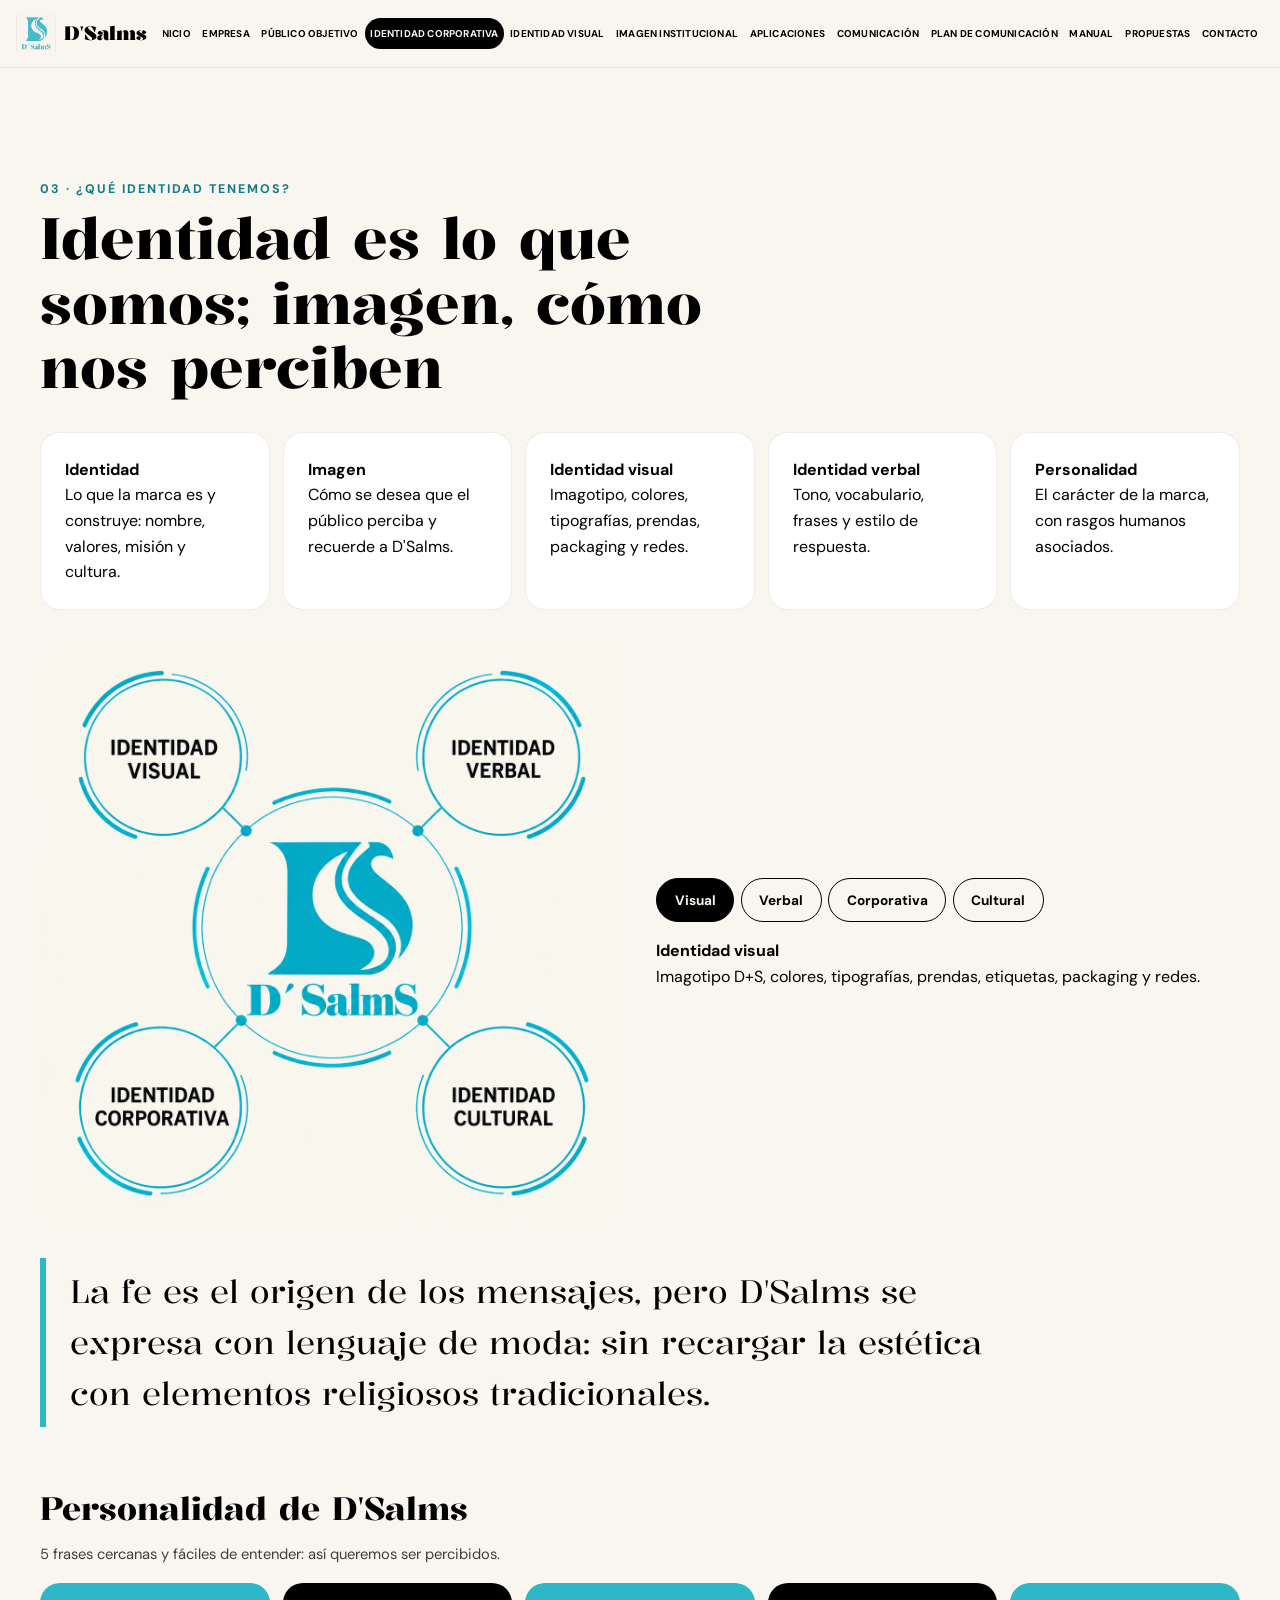
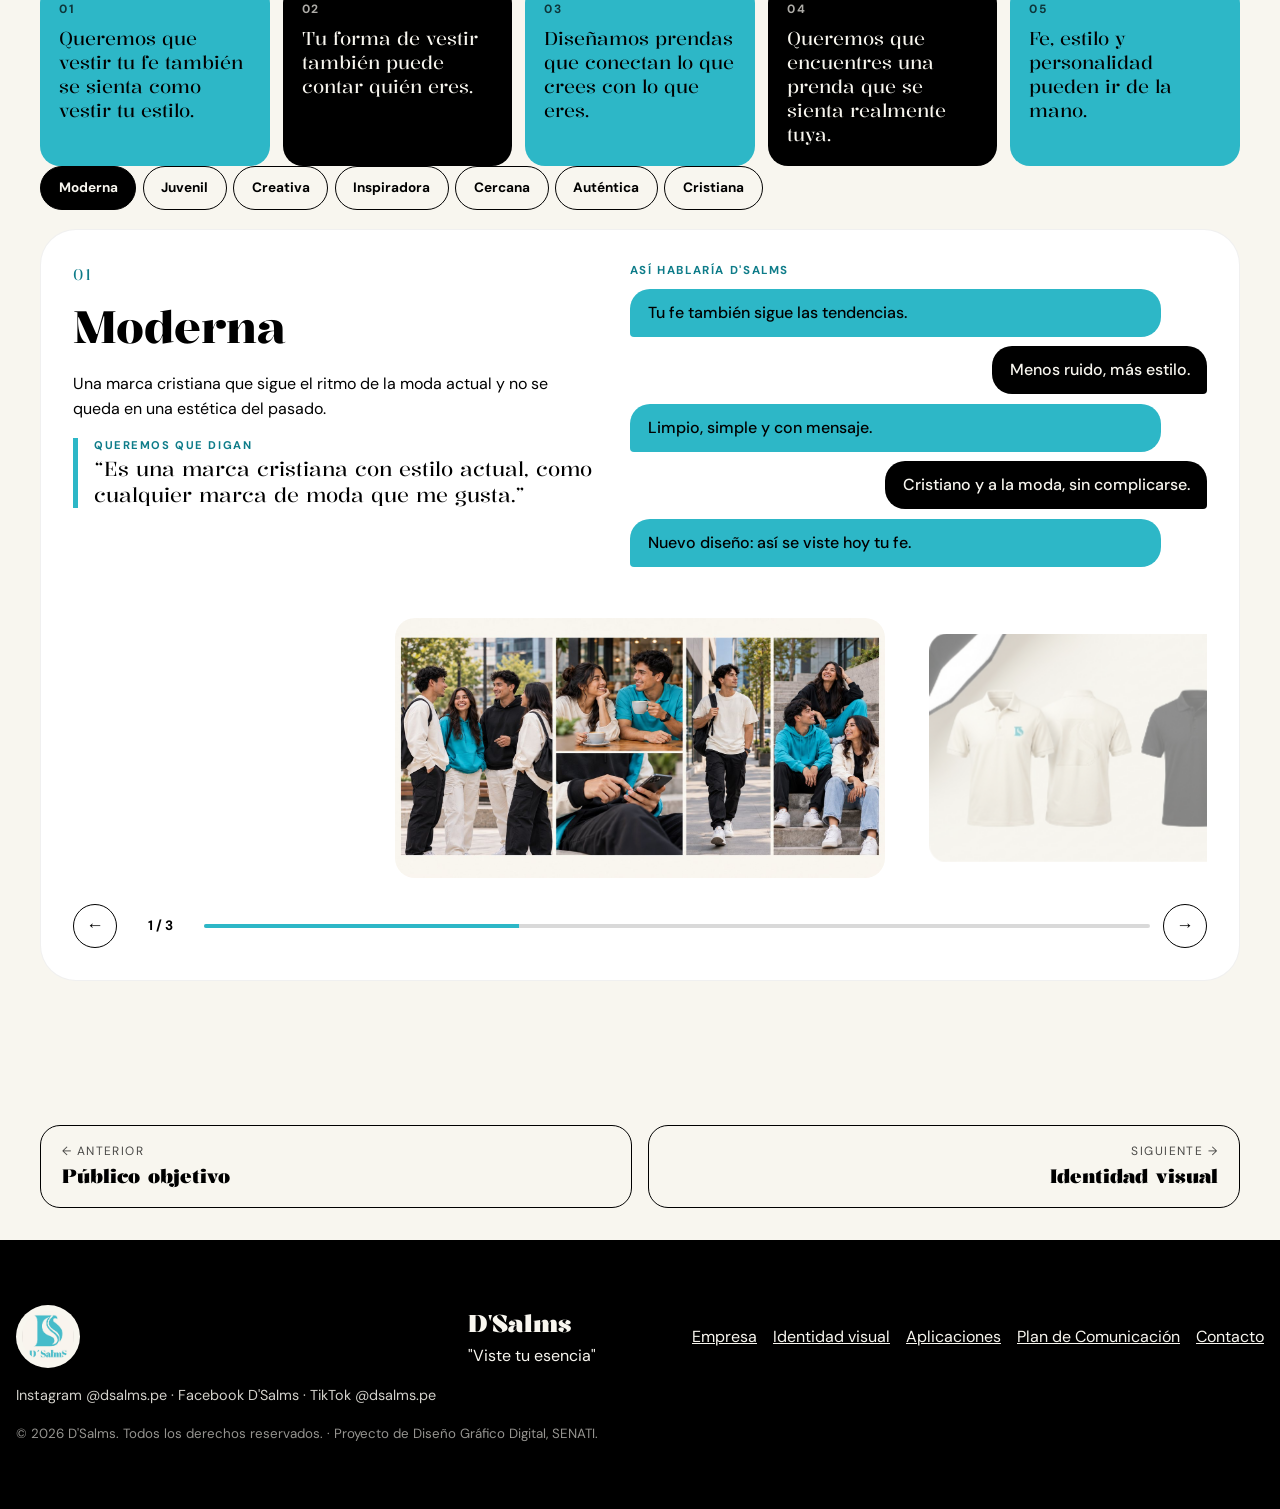
<file: identidad-corporativa/index.html>
<!DOCTYPE html>
<html lang="es">
<head>
<meta charset="UTF-8">
<meta name="viewport" content="width=device-width, initial-scale=1">
<title>Identidad corporativa | D'Salms · Viste tu esencia</title>
<meta name="description" content="Identidad, imagen y personalidad de D'Salms: lo que la marca es y cómo quiere ser percibida.">
<meta property="og:title" content="Identidad corporativa | D'Salms · Viste tu esencia">
<meta property="og:description" content="Identidad, imagen y personalidad de D'Salms: lo que la marca es y cómo quiere ser percibida.">
<meta property="og:image" content="https://matiasmendoza0905-glitch.github.io/D-Salms/img/hero.jpg">
<meta property="og:url" content="https://matiasmendoza0905-glitch.github.io/D-Salms/identidad-corporativa/">
<meta property="og:type" content="website">
<link rel="icon" type="image/png" href="../img/logo.png">
<link rel="preconnect" href="https://fonts.googleapis.com">
<link rel="preconnect" href="https://fonts.gstatic.com" crossorigin>
<link href="https://fonts.googleapis.com/css2?family=DM+Sans:wght@400;500;700&family=Kalnia:wght@400;600;700&display=swap" rel="stylesheet">
<link rel="stylesheet" href="../css/styles.css">
</head>
<body data-root="../" data-page="identidad-corporativa">
<a class="skip" href="#contenido">Saltar al contenido</a>

<!-- NAVEGACIÓN (idéntica en todas las páginas) -->
<header class="top">
  <a href="../index.html" class="brand" aria-label="D'Salms, inicio"><img src="../img/logo.png" alt="" width="44" height="43"><span>D'Salms</span></a>
  <button class="burger" aria-label="Abrir menú" aria-expanded="false" aria-controls="menu"><i></i><i></i><i></i></button>
  <nav id="menu" aria-label="Principal">
    <a href="../index.html" data-page="inicio">Inicio</a><a href="../empresa/index.html" data-page="empresa">Empresa</a><a href="../publico-objetivo/index.html" data-page="publico-objetivo">Público objetivo</a><a href="../identidad-corporativa/index.html" data-page="identidad-corporativa" class="on" aria-current="page">Identidad corporativa</a><a href="../identidad-visual/index.html" data-page="identidad-visual">Identidad visual</a><a href="../imagen-institucional/index.html" data-page="imagen-institucional">Imagen institucional</a><a href="../aplicaciones/index.html" data-page="aplicaciones">Aplicaciones</a><a href="../comunicacion/index.html" data-page="comunicacion">Comunicación</a><a href="../plan-comunicacion/index.html" data-page="plan-comunicacion">Plan de Comunicación</a><a href="../manual-identidad/index.html" data-page="manual-identidad">Manual</a><a href="../propuestas/index.html" data-page="propuestas">Propuestas</a><a href="../contacto/index.html" data-page="contacto">Contacto</a>
  </nav>
</header>

<main id="contenido">
<section id="identidad-corporativa" class="sec">
  <header class="sh"><p class="eyebrow">03 · ¿Qué identidad tenemos?</p><h1 class="rv">Identidad es lo que somos; imagen, cómo nos perciben</h1></header>
  <div class="cards five defs">
    <article class="card rv"><h4>Identidad</h4><p>Lo que la marca es y construye: nombre, valores, misión y cultura.</p></article>
    <article class="card rv"><h4>Imagen</h4><p>Cómo se desea que el público perciba y recuerde a D'Salms.</p></article>
    <article class="card rv"><h4>Identidad visual</h4><p>Imagotipo, colores, tipografías, prendas, packaging y redes.</p></article>
    <article class="card rv"><h4>Identidad verbal</h4><p>Tono, vocabulario, frases y estilo de respuesta.</p></article>
    <article class="card rv"><h4>Personalidad</h4><p>El carácter de la marca, con rasgos humanos asociados.</p></article>
  </div>
  <div class="split">
    <figure class="rv"><img data-lb src="../img/identidad/identidad-diagrama.png" alt="Diagrama con las cuatro identidades alrededor del imagotipo: visual, verbal, corporativa y cultural" width="1254" height="1254" loading="lazy"></figure>
    <div class="tabs rv" data-tabs>
      <div role="tablist" aria-label="Tipos de identidad"><button role="tab">Visual</button><button role="tab">Verbal</button><button role="tab">Corporativa</button><button role="tab">Cultural</button></div>
      <div role="tabpanel"><h4>Identidad visual</h4><p>Imagotipo D+S, colores, tipografías, prendas, etiquetas, packaging y redes.</p></div>
      <div role="tabpanel"><h4>Identidad verbal</h4><p>Tono de voz, vocabulario, frases y forma de responder al cliente: cercano, juvenil, inspirador y auténtico.</p></div>
      <div role="tabpanel"><h4>Identidad corporativa</h4><p>Misión, visión, valores, filosofía y comportamiento esperado de la marca.</p></div>
      <div role="tabpanel"><h4>Identidad cultural</h4><p>Fe, moda, identidad, creatividad, valores positivos y comunidad influyen en cada punto de contacto: diseño, comunicación, productos, atención y contenido.</p></div>
    </div>
  </div>
  <blockquote class="quote rv">La fe es el origen de los mensajes, pero D'Salms se expresa con lenguaje de moda: sin recargar la estética con elementos religiosos tradicionales.</blockquote>
  <h3 class="sub">Personalidad de D'Salms</h3>
  <p class="note">5 frases cercanas y fáciles de entender: así queremos ser percibidos.</p>
  <ol class="five" id="p5"></ol>
  <div class="tabs pers" data-tabs id="pers"></div>
</section>
<nav class="pager" aria-label="Navegación entre apartados"><a class="pg prev" href="../publico-objetivo/index.html"><small>← Anterior</small><b>Público objetivo</b></a><a class="pg next" href="../identidad-visual/index.html"><small>Siguiente →</small><b>Identidad visual</b></a></nav>
</main>

<!-- FOOTER -->
<footer>
  <img src="../img/logo.png" alt="" width="64" height="63" loading="lazy">
  <div><strong>D'Salms</strong><p>"Viste tu esencia"</p></div>
  <nav aria-label="Pie"><a href="../empresa/index.html">Empresa</a><a href="../identidad-visual/index.html">Identidad visual</a><a href="../aplicaciones/index.html">Aplicaciones</a><a href="../plan-comunicacion/index.html">Plan de Comunicación</a><a href="../contacto/index.html">Contacto</a></nav>
  <p id="foot-soc" class="foot-soc"></p>
  <small>© 2026 D'Salms. Todos los derechos reservados. · Proyecto de Diseño Gráfico Digital, SENATI.</small>
</footer>

<button class="up" aria-label="Volver arriba" hidden>↑</button>

<!-- LIGHTBOX -->
<div class="lb" role="dialog" aria-modal="true" aria-label="Visor de imágenes" hidden>
  <button class="lb-x" aria-label="Cerrar">✕</button>
  <figure><img alt=""><figcaption></figcaption></figure>
  <div class="lb-nav"><button class="lb-p" aria-label="Anterior">← Anterior</button><span class="lb-c" aria-live="polite"></span><button class="lb-n" aria-label="Siguiente">Siguiente →</button></div>
</div>
<script src="../js/script.js"></script>
</body>
</html>
</file>
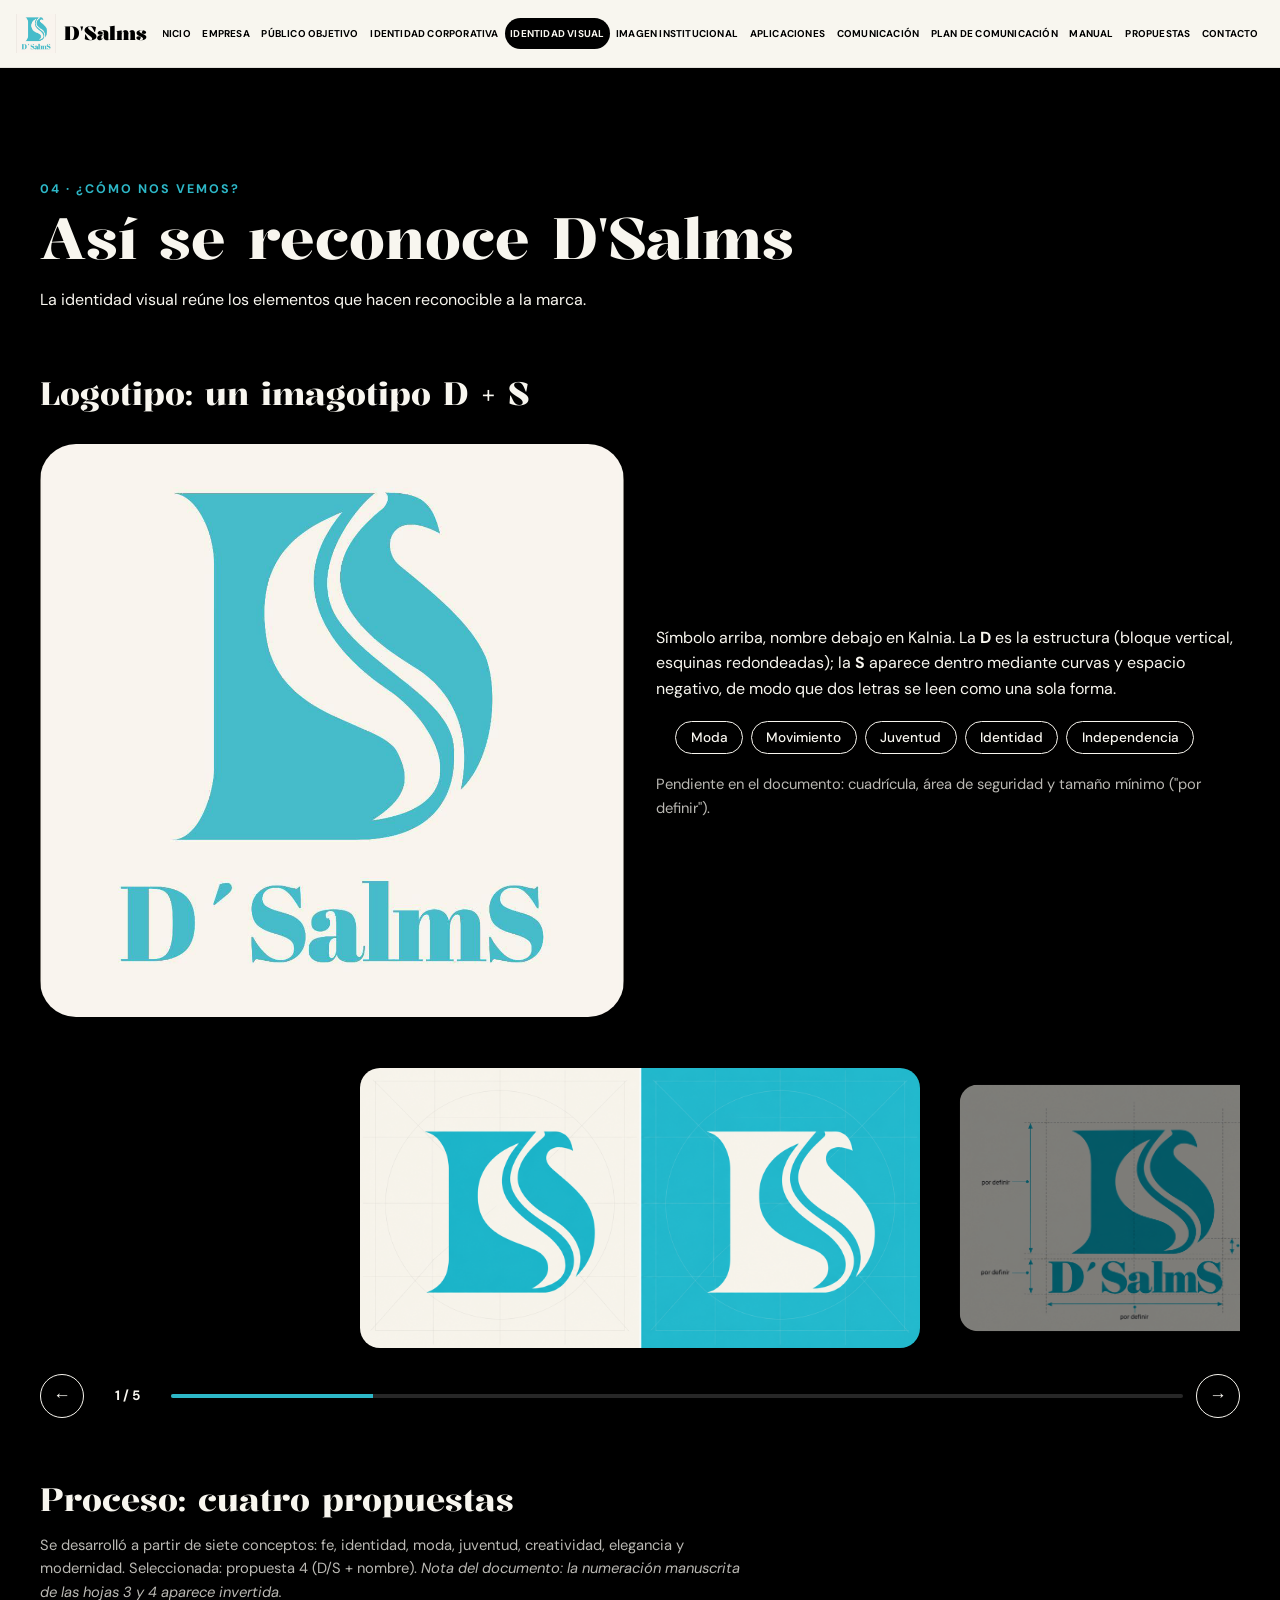
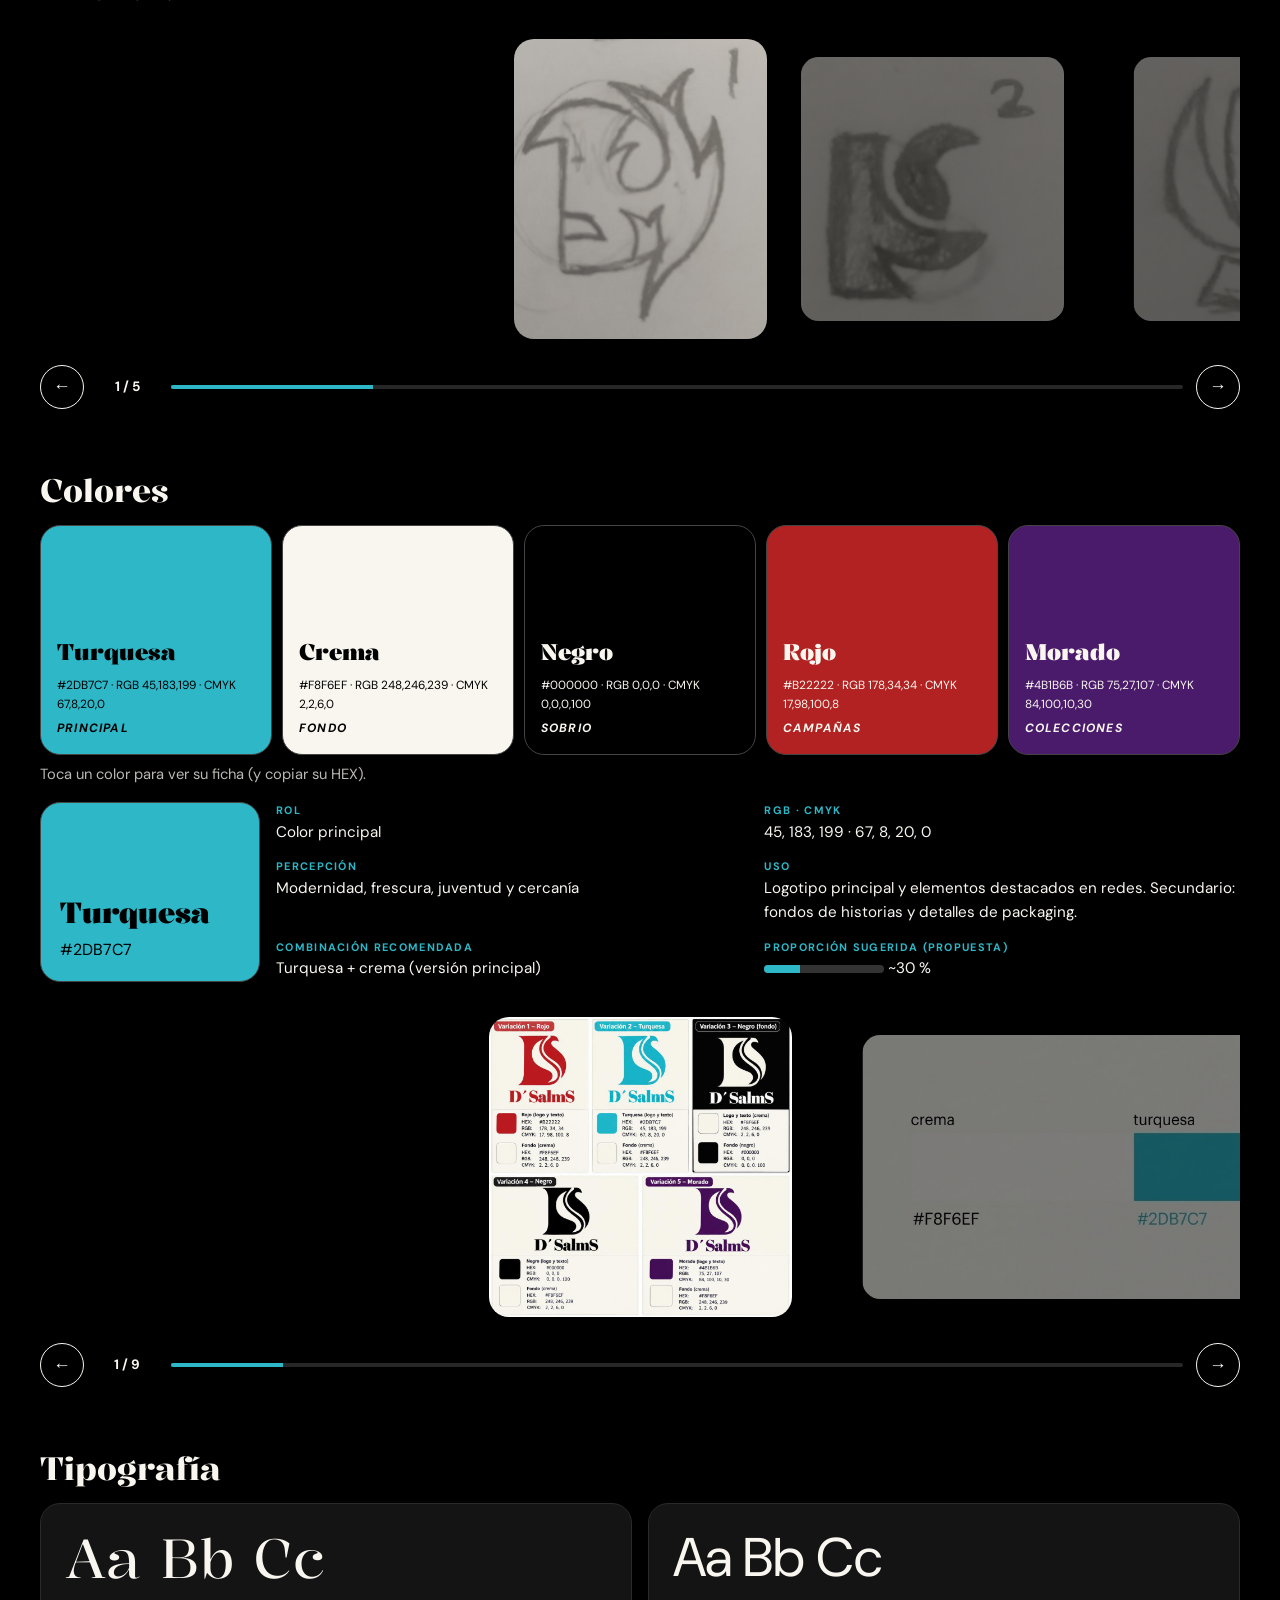
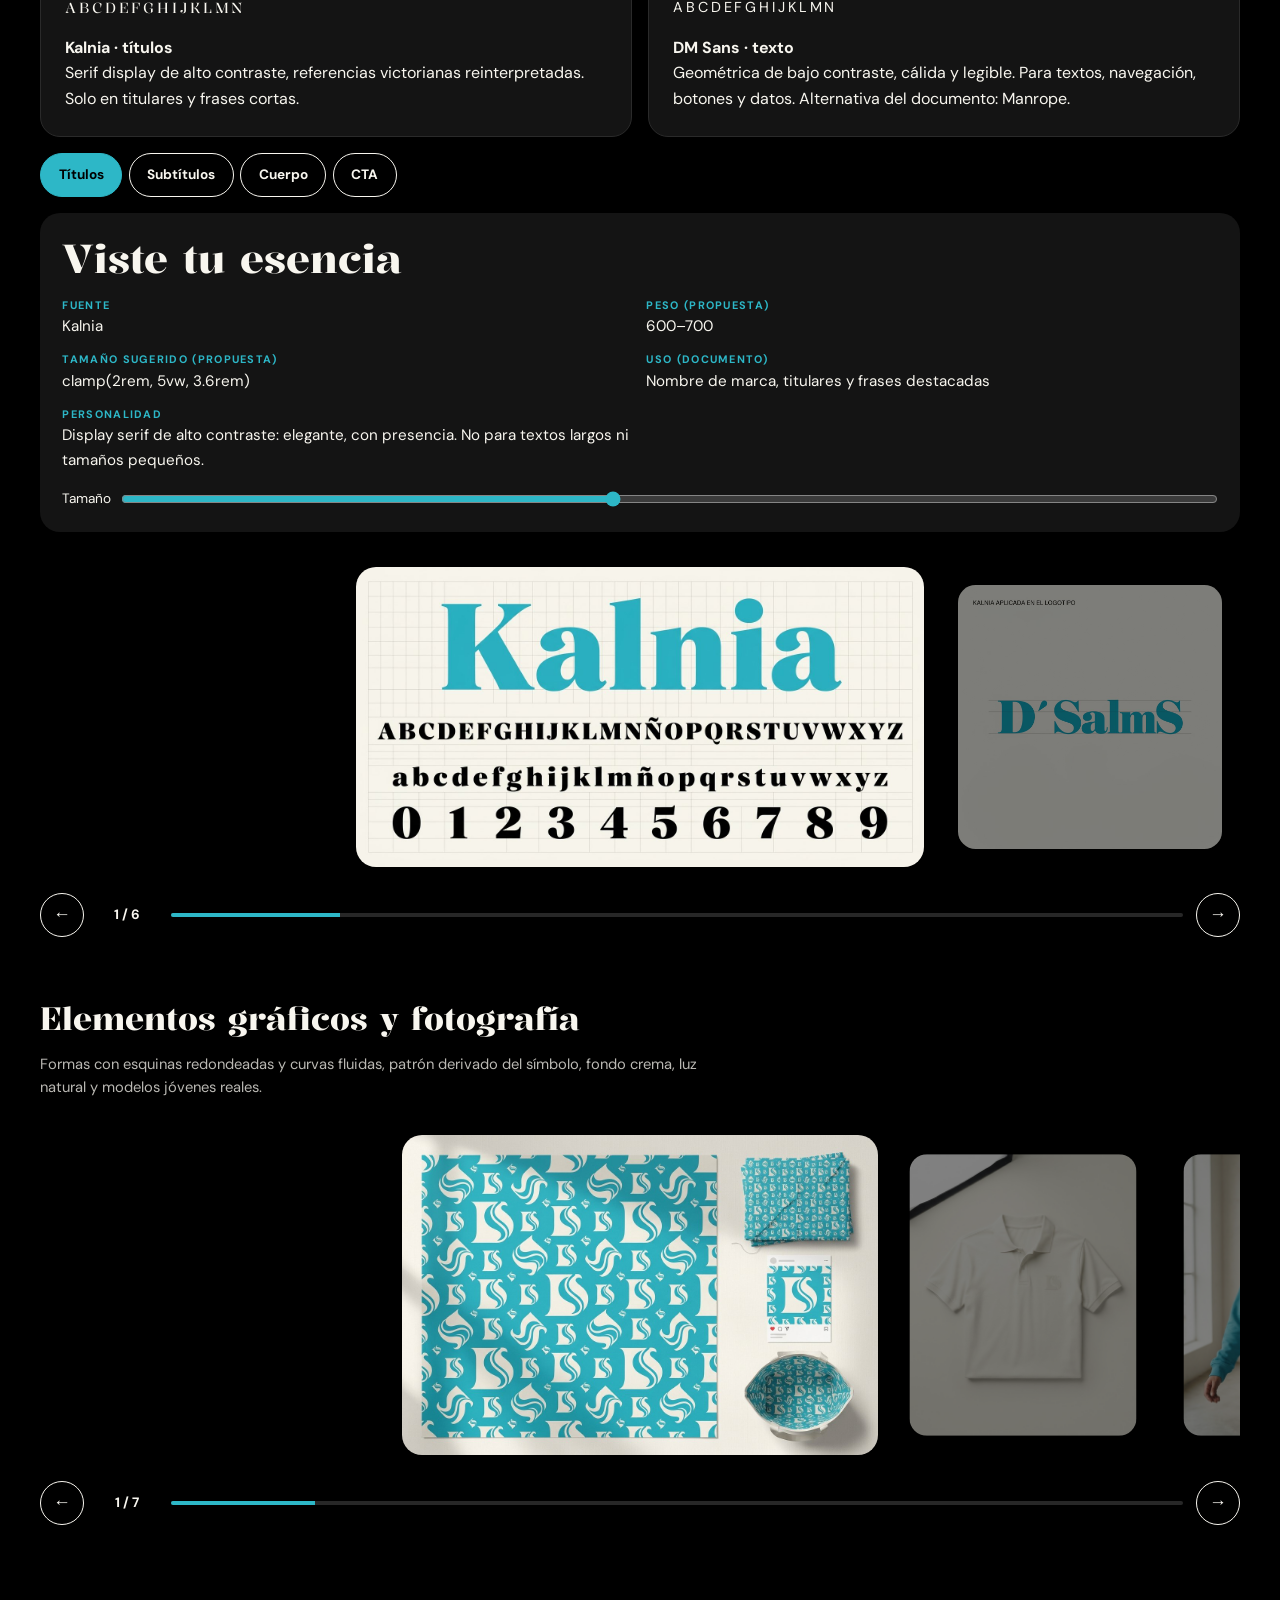
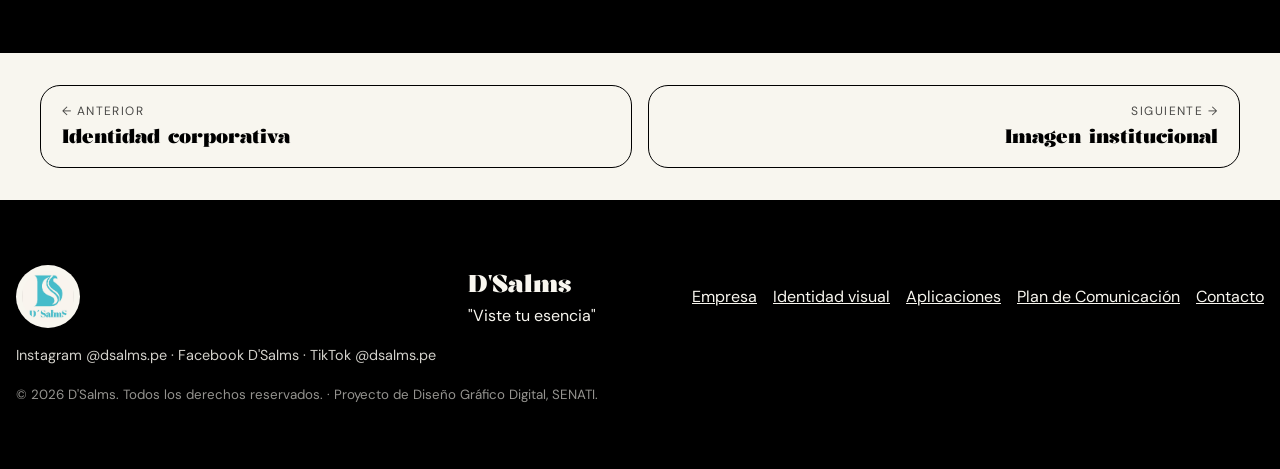
<file: identidad-visual/index.html>
<!DOCTYPE html>
<html lang="es">
<head>
<meta charset="UTF-8">
<meta name="viewport" content="width=device-width, initial-scale=1">
<title>Identidad visual | D'Salms · Viste tu esencia</title>
<meta name="description" content="Identidad visual de D'Salms: imagotipo D+S, proceso de diseño, colores y tipografías.">
<meta property="og:title" content="Identidad visual | D'Salms · Viste tu esencia">
<meta property="og:description" content="Identidad visual de D'Salms: imagotipo D+S, proceso de diseño, colores y tipografías.">
<meta property="og:image" content="https://matiasmendoza0905-glitch.github.io/D-Salms/img/hero.jpg">
<meta property="og:url" content="https://matiasmendoza0905-glitch.github.io/D-Salms/identidad-visual/">
<meta property="og:type" content="website">
<link rel="icon" type="image/png" href="../img/logo.png">
<link rel="preconnect" href="https://fonts.googleapis.com">
<link rel="preconnect" href="https://fonts.gstatic.com" crossorigin>
<link href="https://fonts.googleapis.com/css2?family=DM+Sans:wght@400;500;700&family=Kalnia:wght@400;600;700&display=swap" rel="stylesheet">
<link rel="stylesheet" href="../css/styles.css">
</head>
<body data-root="../" data-page="identidad-visual">
<a class="skip" href="#contenido">Saltar al contenido</a>

<!-- NAVEGACIÓN (idéntica en todas las páginas) -->
<header class="top">
  <a href="../index.html" class="brand" aria-label="D'Salms, inicio"><img src="../img/logo.png" alt="" width="44" height="43"><span>D'Salms</span></a>
  <button class="burger" aria-label="Abrir menú" aria-expanded="false" aria-controls="menu"><i></i><i></i><i></i></button>
  <nav id="menu" aria-label="Principal">
    <a href="../index.html" data-page="inicio">Inicio</a><a href="../empresa/index.html" data-page="empresa">Empresa</a><a href="../publico-objetivo/index.html" data-page="publico-objetivo">Público objetivo</a><a href="../identidad-corporativa/index.html" data-page="identidad-corporativa">Identidad corporativa</a><a href="../identidad-visual/index.html" data-page="identidad-visual" class="on" aria-current="page">Identidad visual</a><a href="../imagen-institucional/index.html" data-page="imagen-institucional">Imagen institucional</a><a href="../aplicaciones/index.html" data-page="aplicaciones">Aplicaciones</a><a href="../comunicacion/index.html" data-page="comunicacion">Comunicación</a><a href="../plan-comunicacion/index.html" data-page="plan-comunicacion">Plan de Comunicación</a><a href="../manual-identidad/index.html" data-page="manual-identidad">Manual</a><a href="../propuestas/index.html" data-page="propuestas">Propuestas</a><a href="../contacto/index.html" data-page="contacto">Contacto</a>
  </nav>
</header>

<main id="contenido">
<section id="identidad-visual" class="sec dark">
  <header class="sh"><p class="eyebrow">04 · ¿Cómo nos vemos?</p><h1 class="rv">Así se reconoce D'Salms</h1>
  <p class="rv">La identidad visual reúne los elementos que hacen reconocible a la marca.</p></header>

  <h3 class="sub">Logotipo: un imagotipo D + S</h3>
  <div class="split">
    <figure class="logo-big rv"><img data-lb src="../img/logo.png" alt="Imagotipo principal D'Salms en turquesa sobre crema" width="1080" height="1059" loading="lazy"></figure>
    <div class="rv"><p>Símbolo arriba, nombre debajo en Kalnia. La <b>D</b> es la estructura (bloque vertical, esquinas redondeadas); la <b>S</b> aparece dentro mediante curvas y espacio negativo, de modo que dos letras se leen como una sola forma.</p>
    <ul class="chips"><li>Moda</li><li>Movimiento</li><li>Juventud</li><li>Identidad</li><li>Independencia</li></ul>
    <p class="note">Pendiente en el documento: cuadrícula, área de seguridad y tamaño mínimo ("por definir").</p></div>
  </div>
  <div class="car" data-car="logo" data-h="280"></div>

  <h3 class="sub">Proceso: cuatro propuestas</h3>
  <p class="note">Se desarrolló a partir de siete conceptos: fe, identidad, moda, juventud, creatividad, elegancia y modernidad. Seleccionada: propuesta 4 (D/S + nombre). <i>Nota del documento: la numeración manuscrita de las hojas 3 y 4 aparece invertida.</i></p>
  <div class="car" data-car="bocetos" data-h="300"></div>

  <h3 class="sub">Colores</h3>
  <div class="swatches">
    <button class="sw rv" style="--c:#2DB7C7" data-hex="#2DB7C7"><b>Turquesa</b><span>#2DB7C7 · RGB 45,183,199 · CMYK 67,8,20,0</span><em>Principal</em></button>
    <button class="sw rv light" style="--c:#F8F6EF" data-hex="#F8F6EF"><b>Crema</b><span>#F8F6EF · RGB 248,246,239 · CMYK 2,2,6,0</span><em>Fondo</em></button>
    <button class="sw rv" style="--c:#000000" data-hex="#000000"><b>Negro</b><span>#000000 · RGB 0,0,0 · CMYK 0,0,0,100</span><em>Sobrio</em></button>
    <button class="sw rv" style="--c:#B22222" data-hex="#B22222"><b>Rojo</b><span>#B22222 · RGB 178,34,34 · CMYK 17,98,100,8</span><em>Campañas</em></button>
    <button class="sw rv" style="--c:#4B1B6B" data-hex="#4B1B6B"><b>Morado</b><span>#4B1B6B · RGB 75,27,107 · CMYK 84,100,10,30</span><em>Colecciones</em></button>
  </div>
  <p class="note" id="copied" aria-live="polite">Toca un color para ver su ficha (y copiar su HEX).</p>
  <div class="swd" id="swd" aria-live="polite"></div>
  <div class="car" data-car="colores" data-h="300"></div>

  <h3 class="sub">Tipografía</h3>
  <div class="cards two type">
    <article class="card rv"><p class="big serif">Aa Bb Cc</p><p class="serif abc">ABCDEFGHIJKLMN</p><h4>Kalnia · títulos</h4><p>Serif display de alto contraste, referencias victorianas reinterpretadas. Solo en titulares y frases cortas.</p></article>
    <article class="card rv"><p class="big">Aa Bb Cc</p><p class="abc">ABCDEFGHIJKLMN</p><h4>DM Sans · texto</h4><p>Geométrica de bajo contraste, cálida y legible. Para textos, navegación, botones y datos. Alternativa del documento: Manrope.</p></article>
  </div>
  <div class="typer" id="typer"></div>
  <div class="car" data-car="tipografia" data-h="300"></div>

  <h3 class="sub">Elementos gráficos y fotografía</h3>
  <p class="note">Formas con esquinas redondeadas y curvas fluidas, patrón derivado del símbolo, fondo crema, luz natural y modelos jóvenes reales.</p>
  <div class="car" data-car="graficos" data-h="320"></div>
</section>
<nav class="pager" aria-label="Navegación entre apartados"><a class="pg prev" href="../identidad-corporativa/index.html"><small>← Anterior</small><b>Identidad corporativa</b></a><a class="pg next" href="../imagen-institucional/index.html"><small>Siguiente →</small><b>Imagen institucional</b></a></nav>
</main>

<!-- FOOTER -->
<footer>
  <img src="../img/logo.png" alt="" width="64" height="63" loading="lazy">
  <div><strong>D'Salms</strong><p>"Viste tu esencia"</p></div>
  <nav aria-label="Pie"><a href="../empresa/index.html">Empresa</a><a href="../identidad-visual/index.html">Identidad visual</a><a href="../aplicaciones/index.html">Aplicaciones</a><a href="../plan-comunicacion/index.html">Plan de Comunicación</a><a href="../contacto/index.html">Contacto</a></nav>
  <p id="foot-soc" class="foot-soc"></p>
  <small>© 2026 D'Salms. Todos los derechos reservados. · Proyecto de Diseño Gráfico Digital, SENATI.</small>
</footer>

<button class="up" aria-label="Volver arriba" hidden>↑</button>

<!-- LIGHTBOX -->
<div class="lb" role="dialog" aria-modal="true" aria-label="Visor de imágenes" hidden>
  <button class="lb-x" aria-label="Cerrar">✕</button>
  <figure><img alt=""><figcaption></figcaption></figure>
  <div class="lb-nav"><button class="lb-p" aria-label="Anterior">← Anterior</button><span class="lb-c" aria-live="polite"></span><button class="lb-n" aria-label="Siguiente">Siguiente →</button></div>
</div>
<script src="../js/script.js"></script>
</body>
</html>
</file>
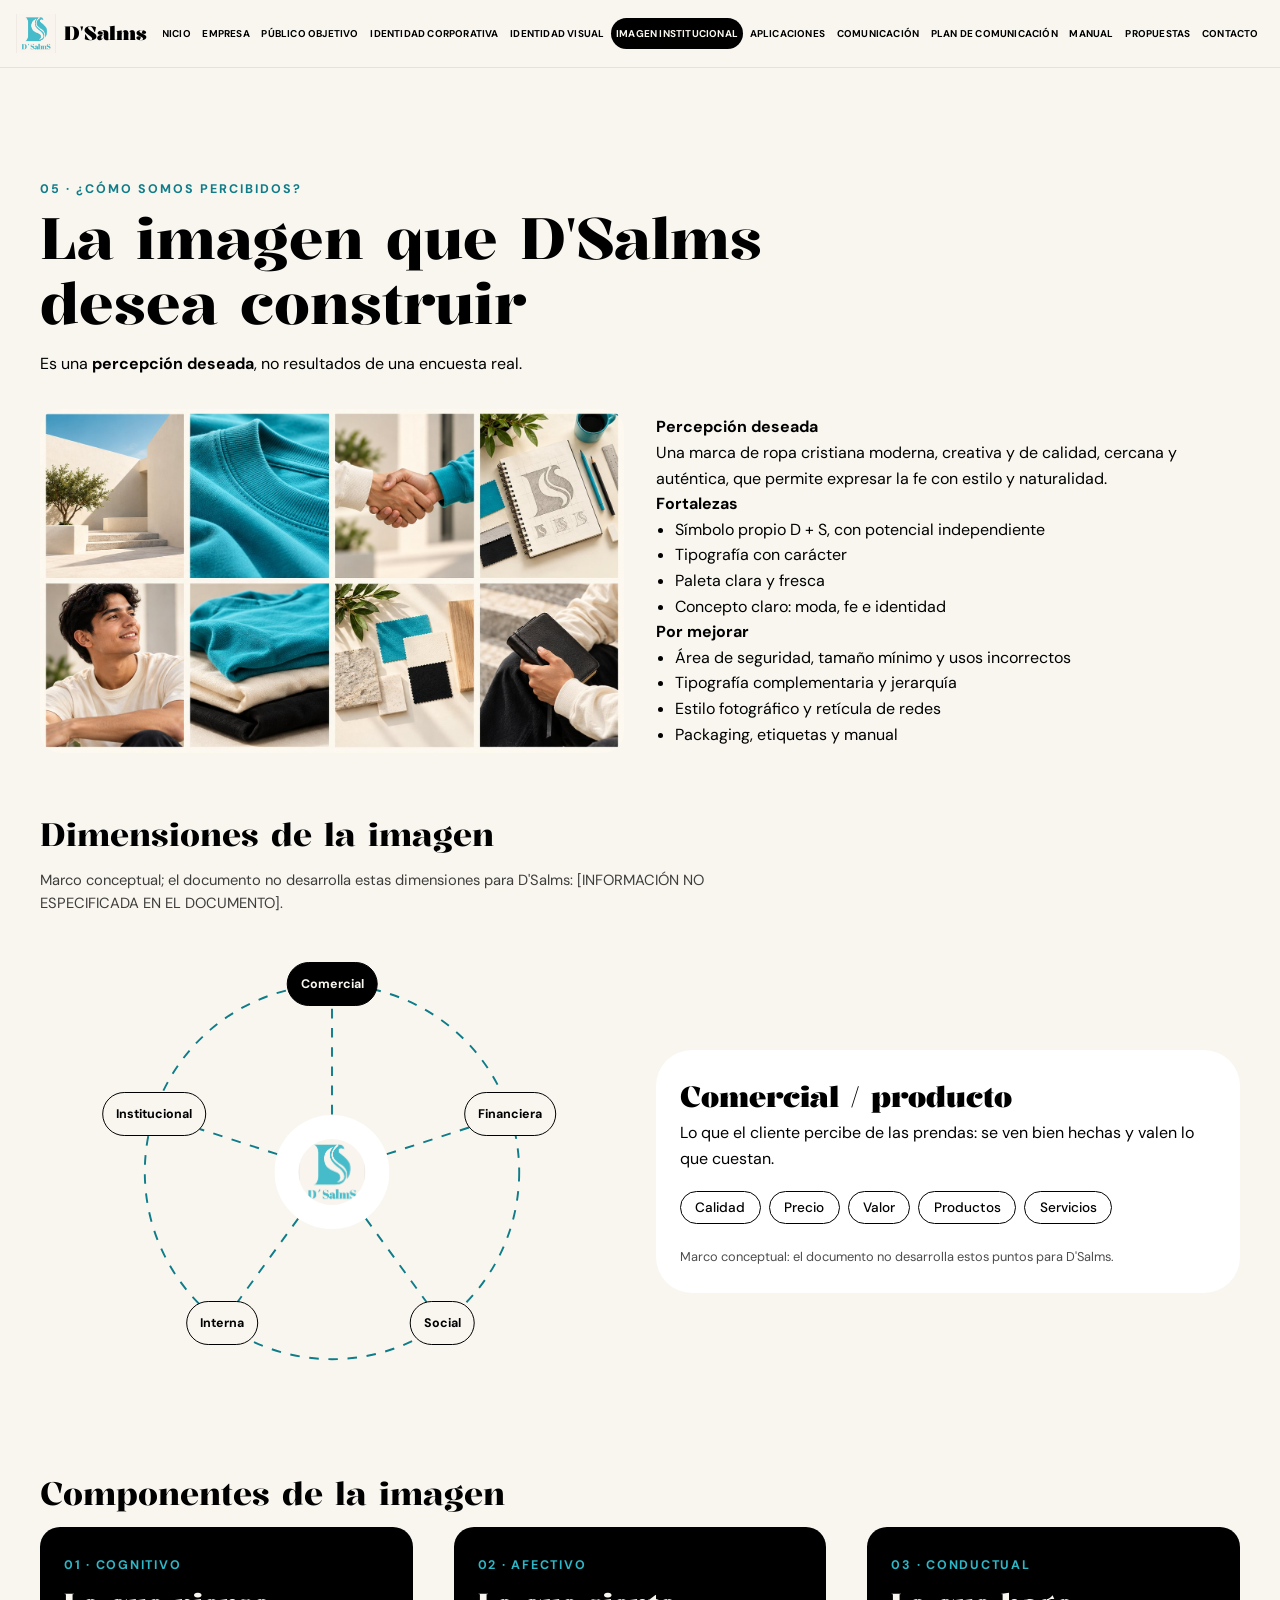
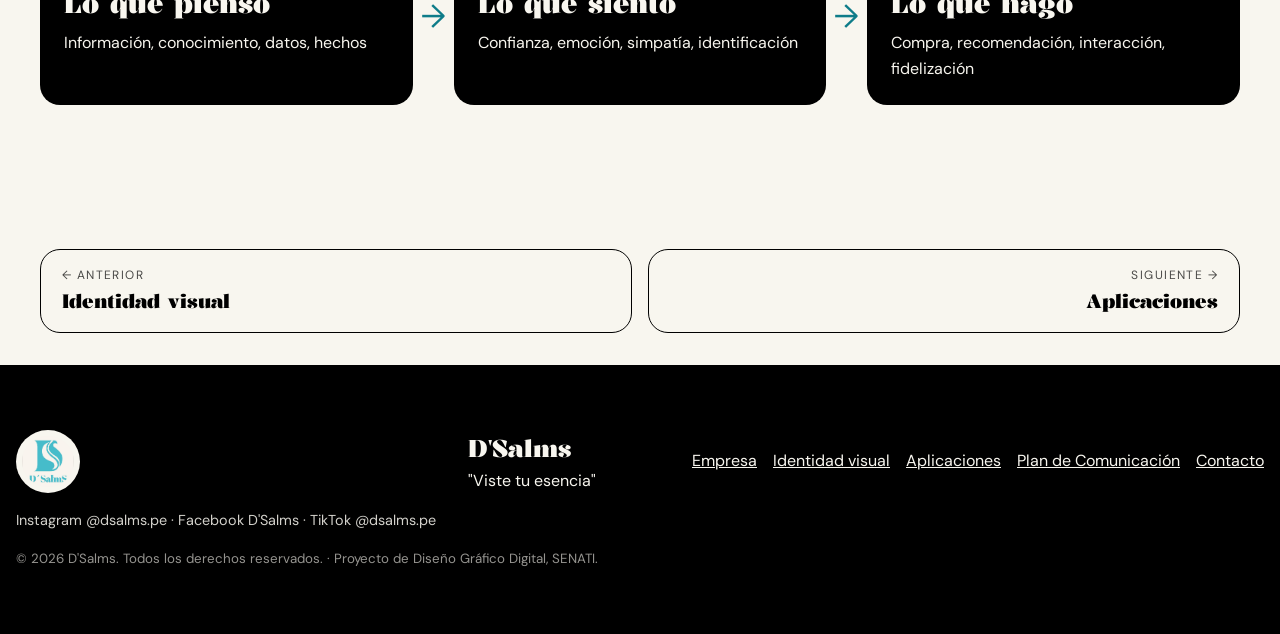
<file: imagen-institucional/index.html>
<!DOCTYPE html>
<html lang="es">
<head>
<meta charset="UTF-8">
<meta name="viewport" content="width=device-width, initial-scale=1">
<title>Imagen institucional | D'Salms · Viste tu esencia</title>
<meta name="description" content="Imagen institucional de D'Salms: la percepción deseada y sus dimensiones.">
<meta property="og:title" content="Imagen institucional | D'Salms · Viste tu esencia">
<meta property="og:description" content="Imagen institucional de D'Salms: la percepción deseada y sus dimensiones.">
<meta property="og:image" content="https://matiasmendoza0905-glitch.github.io/D-Salms/img/hero.jpg">
<meta property="og:url" content="https://matiasmendoza0905-glitch.github.io/D-Salms/imagen-institucional/">
<meta property="og:type" content="website">
<link rel="icon" type="image/png" href="../img/logo.png">
<link rel="preconnect" href="https://fonts.googleapis.com">
<link rel="preconnect" href="https://fonts.gstatic.com" crossorigin>
<link href="https://fonts.googleapis.com/css2?family=DM+Sans:wght@400;500;700&family=Kalnia:wght@400;600;700&display=swap" rel="stylesheet">
<link rel="stylesheet" href="../css/styles.css">
</head>
<body data-root="../" data-page="imagen-institucional">
<a class="skip" href="#contenido">Saltar al contenido</a>

<!-- NAVEGACIÓN (idéntica en todas las páginas) -->
<header class="top">
  <a href="../index.html" class="brand" aria-label="D'Salms, inicio"><img src="../img/logo.png" alt="" width="44" height="43"><span>D'Salms</span></a>
  <button class="burger" aria-label="Abrir menú" aria-expanded="false" aria-controls="menu"><i></i><i></i><i></i></button>
  <nav id="menu" aria-label="Principal">
    <a href="../index.html" data-page="inicio">Inicio</a><a href="../empresa/index.html" data-page="empresa">Empresa</a><a href="../publico-objetivo/index.html" data-page="publico-objetivo">Público objetivo</a><a href="../identidad-corporativa/index.html" data-page="identidad-corporativa">Identidad corporativa</a><a href="../identidad-visual/index.html" data-page="identidad-visual">Identidad visual</a><a href="../imagen-institucional/index.html" data-page="imagen-institucional" class="on" aria-current="page">Imagen institucional</a><a href="../aplicaciones/index.html" data-page="aplicaciones">Aplicaciones</a><a href="../comunicacion/index.html" data-page="comunicacion">Comunicación</a><a href="../plan-comunicacion/index.html" data-page="plan-comunicacion">Plan de Comunicación</a><a href="../manual-identidad/index.html" data-page="manual-identidad">Manual</a><a href="../propuestas/index.html" data-page="propuestas">Propuestas</a><a href="../contacto/index.html" data-page="contacto">Contacto</a>
  </nav>
</header>

<main id="contenido">
<section id="imagen-institucional" class="sec">
  <header class="sh"><p class="eyebrow">05 · ¿Cómo somos percibidos?</p><h1 class="rv">La imagen que D'Salms desea construir</h1>
  <p class="rv">Es una <b>percepción deseada</b>, no resultados de una encuesta real.</p></header>
  <div class="split">
    <figure class="rv"><img data-lb src="../img/identidad/imagen-deseada.jpg" alt="Collage de fotografías de la marca: prendas turquesa, cuaderno de bocetos, apretón de manos y modelos" width="1500" height="883" loading="lazy"></figure>
    <div class="rv"><h4>Percepción deseada</h4><p>Una marca de ropa cristiana moderna, creativa y de calidad, cercana y auténtica, que permite expresar la fe con estilo y naturalidad.</p>
    <h4>Fortalezas</h4><ul><li>Símbolo propio D + S, con potencial independiente</li><li>Tipografía con carácter</li><li>Paleta clara y fresca</li><li>Concepto claro: moda, fe e identidad</li></ul>
    <h4>Por mejorar</h4><ul><li>Área de seguridad, tamaño mínimo y usos incorrectos</li><li>Tipografía complementaria y jerarquía</li><li>Estilo fotográfico y retícula de redes</li><li>Packaging, etiquetas y manual</li></ul></div>
  </div>
  <h3 class="sub">Dimensiones de la imagen</h3>
  <p class="note">Marco conceptual; el documento no desarrolla estas dimensiones para D'Salms: [INFORMACIÓN NO ESPECIFICADA EN EL DOCUMENTO].</p>
  <div class="orbit-wrap"><div class="orbit" id="orbit"></div><div class="orbit-info" id="orbitInfo" aria-live="polite"></div></div>
  <h3 class="sub">Componentes de la imagen</h3>
  <div class="flow">
    <div class="step rv"><span>01 · Cognitivo</span><h4>Lo que pienso</h4><p>Información, conocimiento, datos, hechos</p></div>
    <i aria-hidden="true">→</i>
    <div class="step rv"><span>02 · Afectivo</span><h4>Lo que siento</h4><p>Confianza, emoción, simpatía, identificación</p></div>
    <i aria-hidden="true">→</i>
    <div class="step rv"><span>03 · Conductual</span><h4>Lo que hago</h4><p>Compra, recomendación, interacción, fidelización</p></div>
  </div>
</section>
<nav class="pager" aria-label="Navegación entre apartados"><a class="pg prev" href="../identidad-visual/index.html"><small>← Anterior</small><b>Identidad visual</b></a><a class="pg next" href="../aplicaciones/index.html"><small>Siguiente →</small><b>Aplicaciones</b></a></nav>
</main>

<!-- FOOTER -->
<footer>
  <img src="../img/logo.png" alt="" width="64" height="63" loading="lazy">
  <div><strong>D'Salms</strong><p>"Viste tu esencia"</p></div>
  <nav aria-label="Pie"><a href="../empresa/index.html">Empresa</a><a href="../identidad-visual/index.html">Identidad visual</a><a href="../aplicaciones/index.html">Aplicaciones</a><a href="../plan-comunicacion/index.html">Plan de Comunicación</a><a href="../contacto/index.html">Contacto</a></nav>
  <p id="foot-soc" class="foot-soc"></p>
  <small>© 2026 D'Salms. Todos los derechos reservados. · Proyecto de Diseño Gráfico Digital, SENATI.</small>
</footer>

<button class="up" aria-label="Volver arriba" hidden>↑</button>

<!-- LIGHTBOX -->
<div class="lb" role="dialog" aria-modal="true" aria-label="Visor de imágenes" hidden>
  <button class="lb-x" aria-label="Cerrar">✕</button>
  <figure><img alt=""><figcaption></figcaption></figure>
  <div class="lb-nav"><button class="lb-p" aria-label="Anterior">← Anterior</button><span class="lb-c" aria-live="polite"></span><button class="lb-n" aria-label="Siguiente">Siguiente →</button></div>
</div>
<script src="../js/script.js"></script>
</body>
</html>
</file>
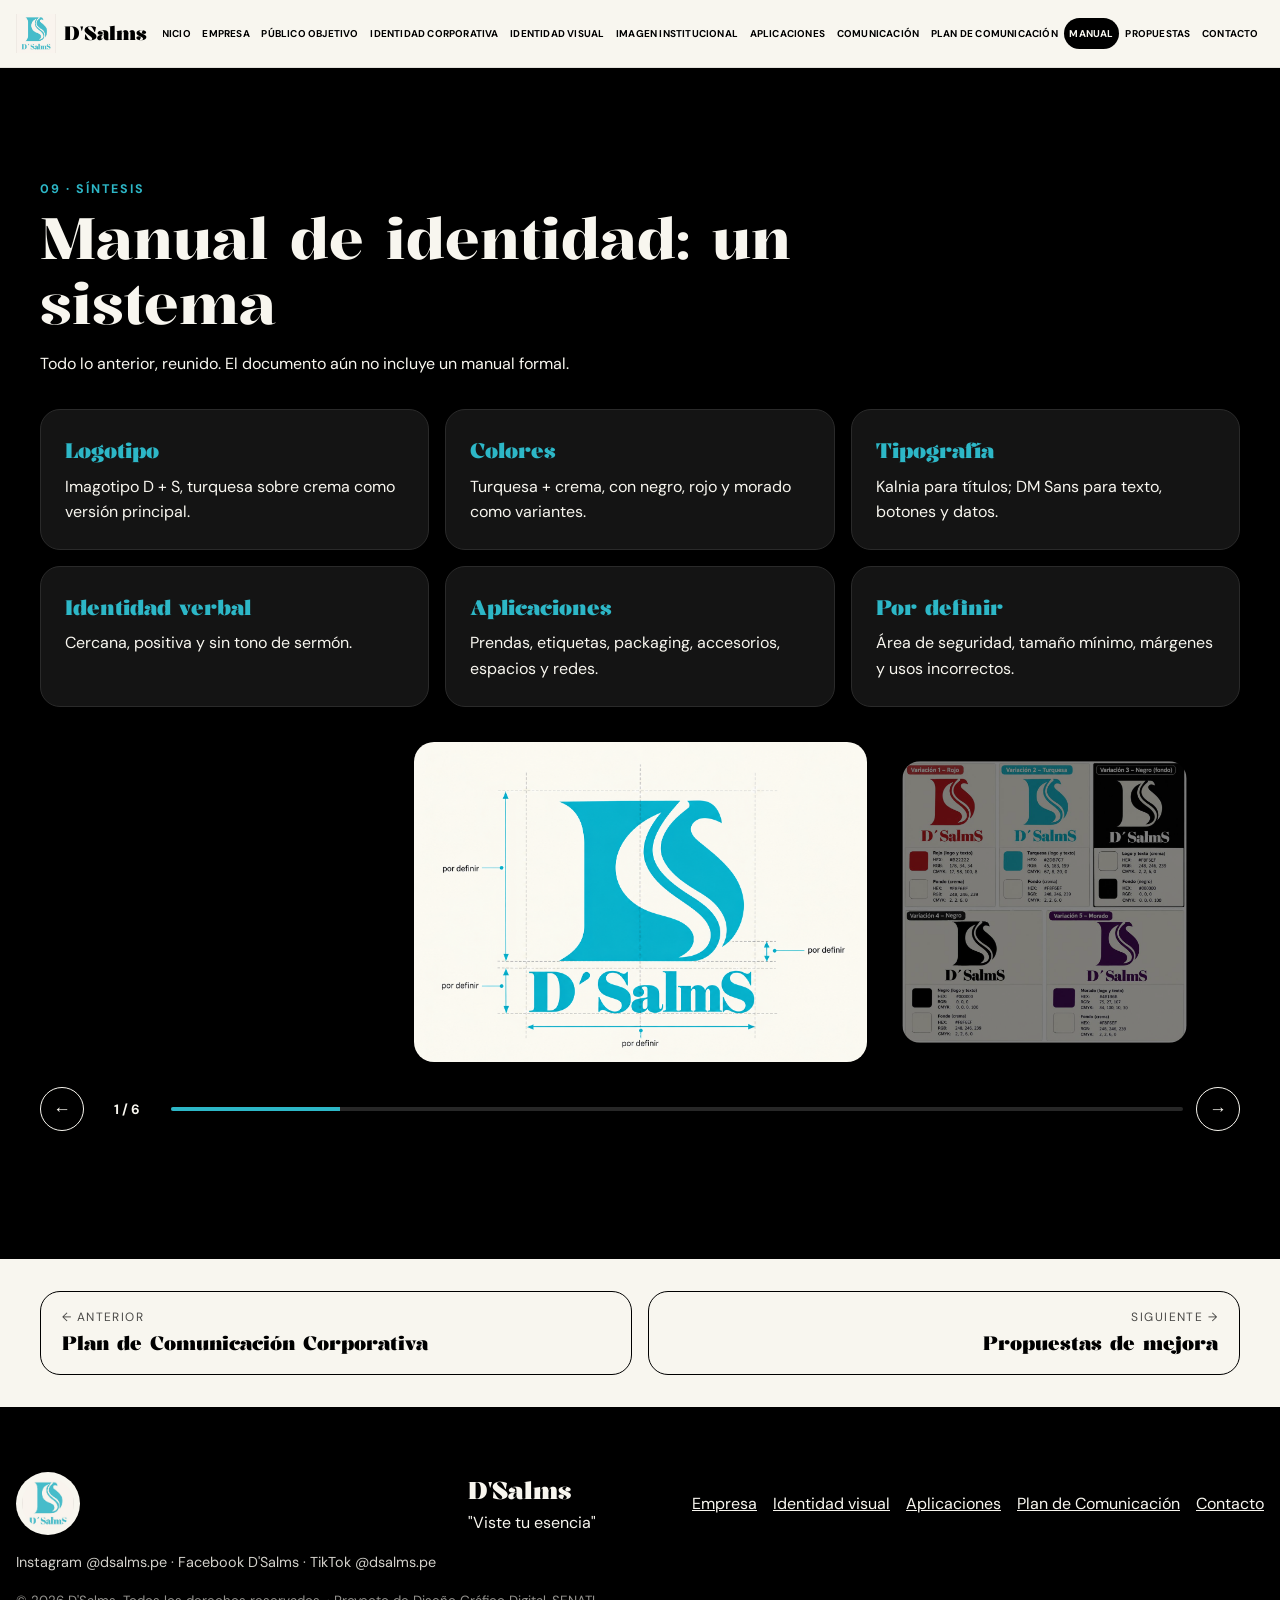
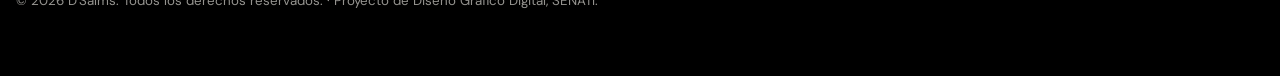
<file: manual-identidad/index.html>
<!DOCTYPE html>
<html lang="es">
<head>
<meta charset="UTF-8">
<meta name="viewport" content="width=device-width, initial-scale=1">
<title>Manual de identidad corporativa | D'Salms · Viste tu esencia</title>
<meta name="description" content="Manual de identidad corporativa de D'Salms: síntesis del sistema de marca.">
<meta property="og:title" content="Manual de identidad corporativa | D'Salms · Viste tu esencia">
<meta property="og:description" content="Manual de identidad corporativa de D'Salms: síntesis del sistema de marca.">
<meta property="og:image" content="https://matiasmendoza0905-glitch.github.io/D-Salms/img/hero.jpg">
<meta property="og:url" content="https://matiasmendoza0905-glitch.github.io/D-Salms/manual-identidad/">
<meta property="og:type" content="website">
<link rel="icon" type="image/png" href="../img/logo.png">
<link rel="preconnect" href="https://fonts.googleapis.com">
<link rel="preconnect" href="https://fonts.gstatic.com" crossorigin>
<link href="https://fonts.googleapis.com/css2?family=DM+Sans:wght@400;500;700&family=Kalnia:wght@400;600;700&display=swap" rel="stylesheet">
<link rel="stylesheet" href="../css/styles.css">
</head>
<body data-root="../" data-page="manual-identidad">
<a class="skip" href="#contenido">Saltar al contenido</a>

<!-- NAVEGACIÓN (idéntica en todas las páginas) -->
<header class="top">
  <a href="../index.html" class="brand" aria-label="D'Salms, inicio"><img src="../img/logo.png" alt="" width="44" height="43"><span>D'Salms</span></a>
  <button class="burger" aria-label="Abrir menú" aria-expanded="false" aria-controls="menu"><i></i><i></i><i></i></button>
  <nav id="menu" aria-label="Principal">
    <a href="../index.html" data-page="inicio">Inicio</a><a href="../empresa/index.html" data-page="empresa">Empresa</a><a href="../publico-objetivo/index.html" data-page="publico-objetivo">Público objetivo</a><a href="../identidad-corporativa/index.html" data-page="identidad-corporativa">Identidad corporativa</a><a href="../identidad-visual/index.html" data-page="identidad-visual">Identidad visual</a><a href="../imagen-institucional/index.html" data-page="imagen-institucional">Imagen institucional</a><a href="../aplicaciones/index.html" data-page="aplicaciones">Aplicaciones</a><a href="../comunicacion/index.html" data-page="comunicacion">Comunicación</a><a href="../plan-comunicacion/index.html" data-page="plan-comunicacion">Plan de Comunicación</a><a href="../manual-identidad/index.html" data-page="manual-identidad" class="on" aria-current="page">Manual</a><a href="../propuestas/index.html" data-page="propuestas">Propuestas</a><a href="../contacto/index.html" data-page="contacto">Contacto</a>
  </nav>
</header>

<main id="contenido">
<section id="manual" class="sec dark">
  <header class="sh"><p class="eyebrow">09 · Síntesis</p><h1 class="rv">Manual de identidad: un sistema</h1><p class="rv">Todo lo anterior, reunido. El documento aún no incluye un manual formal.</p></header>
  <div class="cards three sys">
    <a class="card rv" href="../identidad-visual/index.html"><b>Logotipo</b><p>Imagotipo D + S, turquesa sobre crema como versión principal.</p></a>
    <a class="card rv" href="../identidad-visual/index.html"><b>Colores</b><p>Turquesa + crema, con negro, rojo y morado como variantes.</p></a>
    <a class="card rv" href="../identidad-visual/index.html"><b>Tipografía</b><p>Kalnia para títulos; DM Sans para texto, botones y datos.</p></a>
    <a class="card rv" href="../comunicacion/index.html"><b>Identidad verbal</b><p>Cercana, positiva y sin tono de sermón.</p></a>
    <a class="card rv" href="../aplicaciones/index.html"><b>Aplicaciones</b><p>Prendas, etiquetas, packaging, accesorios, espacios y redes.</p></a>
    <a class="card rv" href="../propuestas/index.html"><b>Por definir</b><p>Área de seguridad, tamaño mínimo, márgenes y usos incorrectos.</p></a>
  </div>
  <div class="car" data-car="manual" data-h="320"></div>
</section>
<nav class="pager" aria-label="Navegación entre apartados"><a class="pg prev" href="../plan-comunicacion/index.html"><small>← Anterior</small><b>Plan de Comunicación Corporativa</b></a><a class="pg next" href="../propuestas/index.html"><small>Siguiente →</small><b>Propuestas de mejora</b></a></nav>
</main>

<!-- FOOTER -->
<footer>
  <img src="../img/logo.png" alt="" width="64" height="63" loading="lazy">
  <div><strong>D'Salms</strong><p>"Viste tu esencia"</p></div>
  <nav aria-label="Pie"><a href="../empresa/index.html">Empresa</a><a href="../identidad-visual/index.html">Identidad visual</a><a href="../aplicaciones/index.html">Aplicaciones</a><a href="../plan-comunicacion/index.html">Plan de Comunicación</a><a href="../contacto/index.html">Contacto</a></nav>
  <p id="foot-soc" class="foot-soc"></p>
  <small>© 2026 D'Salms. Todos los derechos reservados. · Proyecto de Diseño Gráfico Digital, SENATI.</small>
</footer>

<button class="up" aria-label="Volver arriba" hidden>↑</button>

<!-- LIGHTBOX -->
<div class="lb" role="dialog" aria-modal="true" aria-label="Visor de imágenes" hidden>
  <button class="lb-x" aria-label="Cerrar">✕</button>
  <figure><img alt=""><figcaption></figcaption></figure>
  <div class="lb-nav"><button class="lb-p" aria-label="Anterior">← Anterior</button><span class="lb-c" aria-live="polite"></span><button class="lb-n" aria-label="Siguiente">Siguiente →</button></div>
</div>
<script src="../js/script.js"></script>
</body>
</html>
</file>
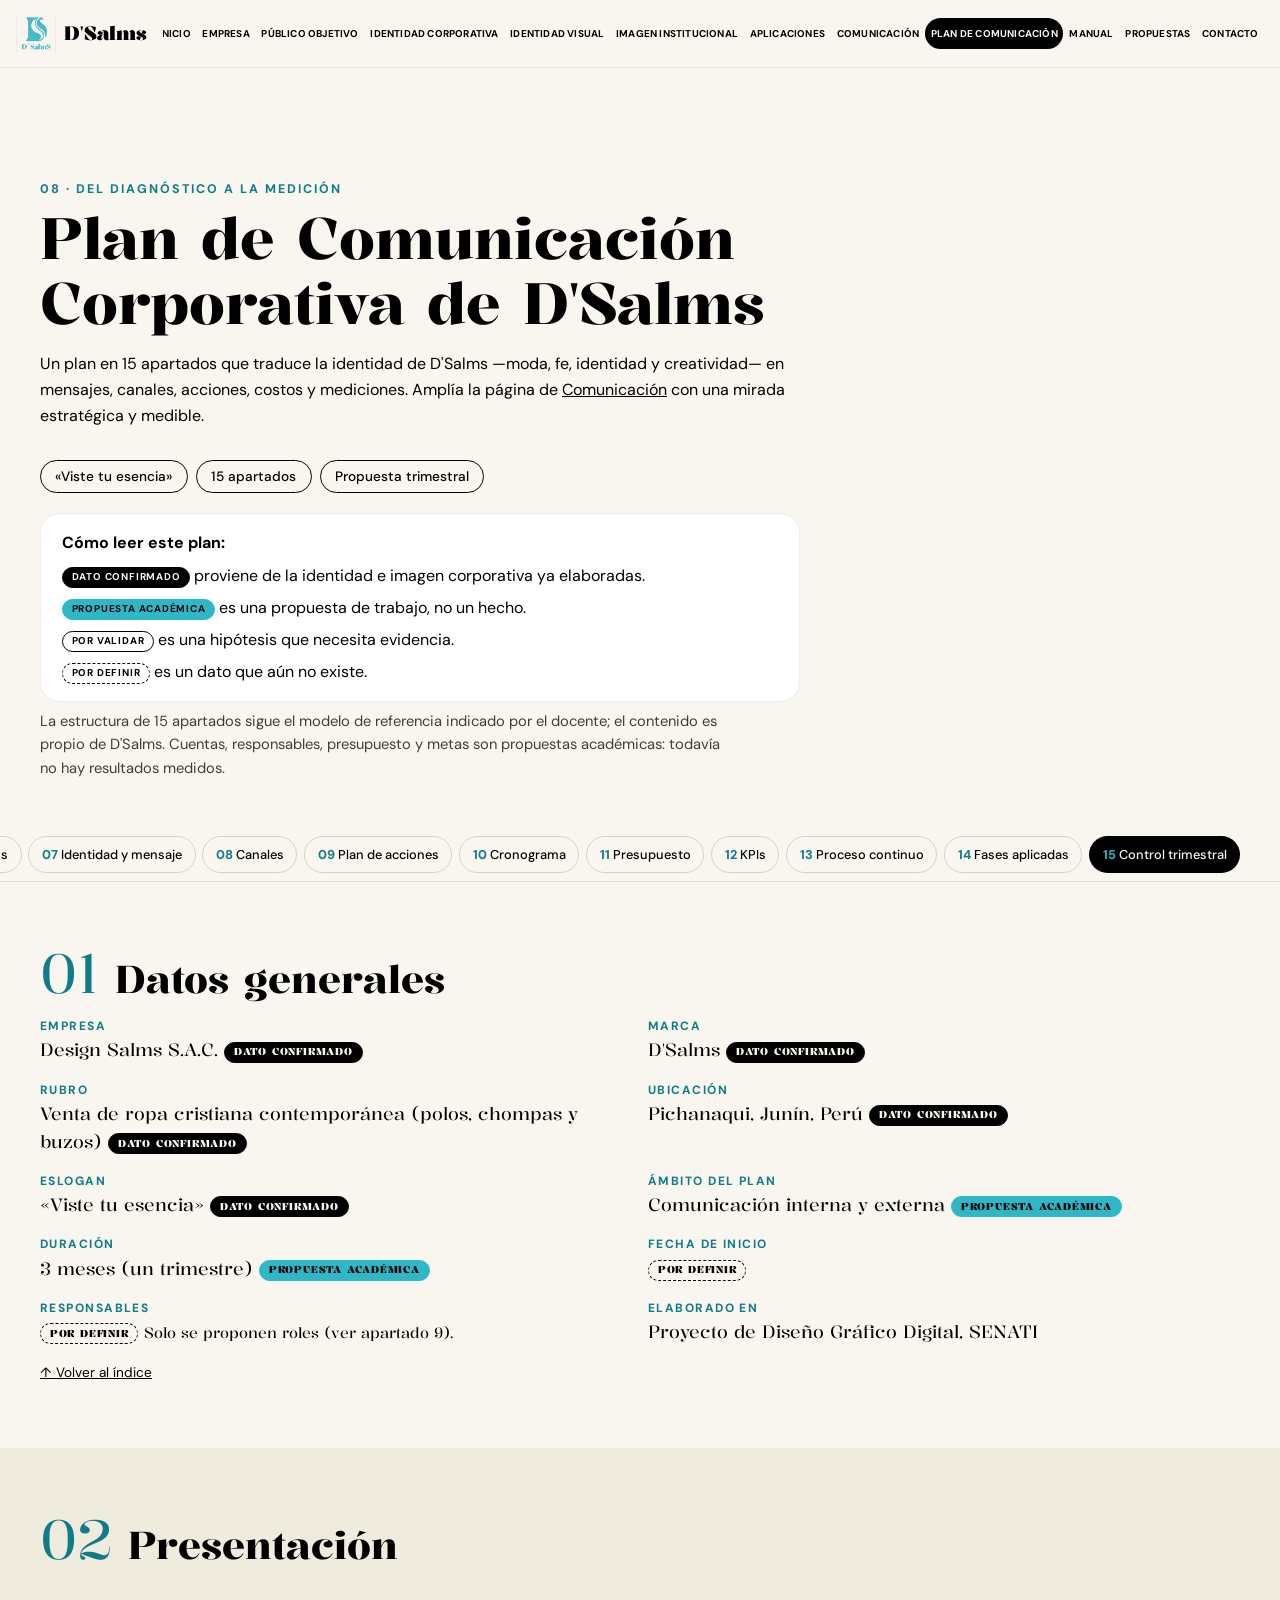
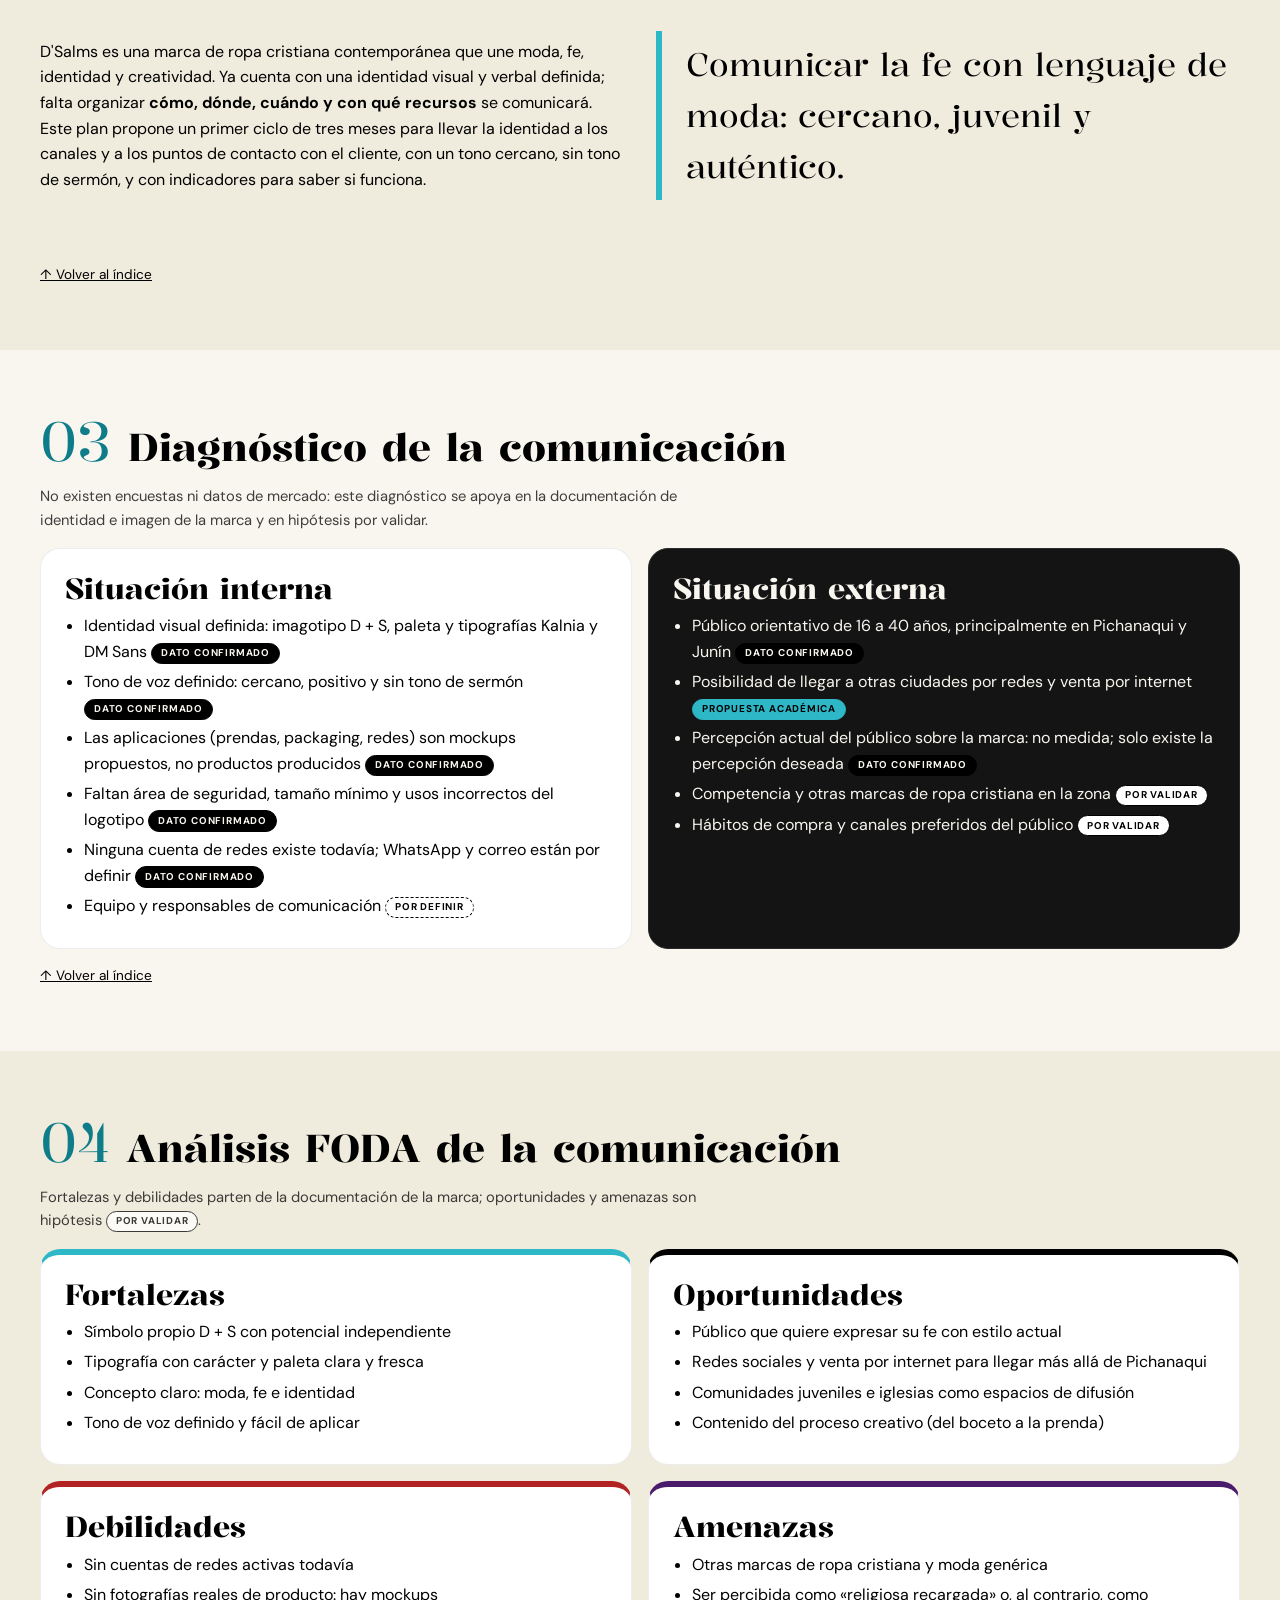
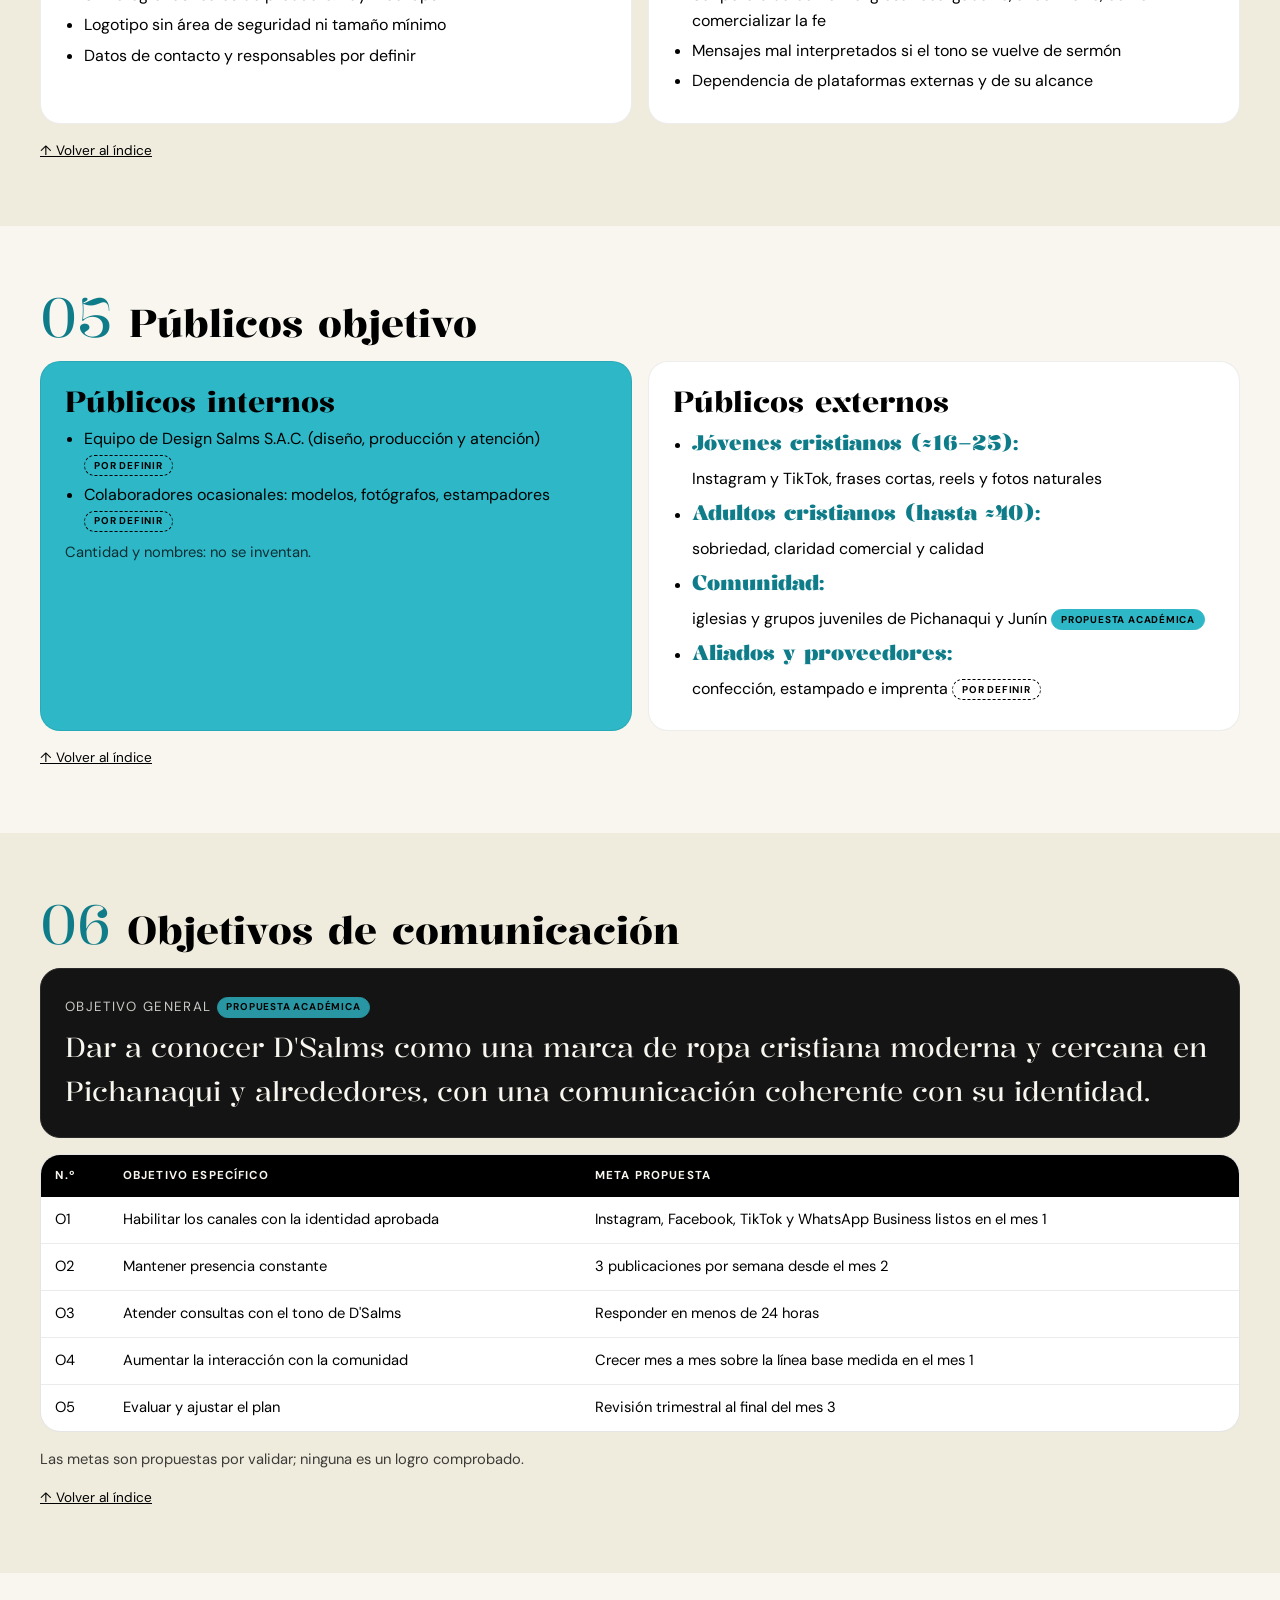
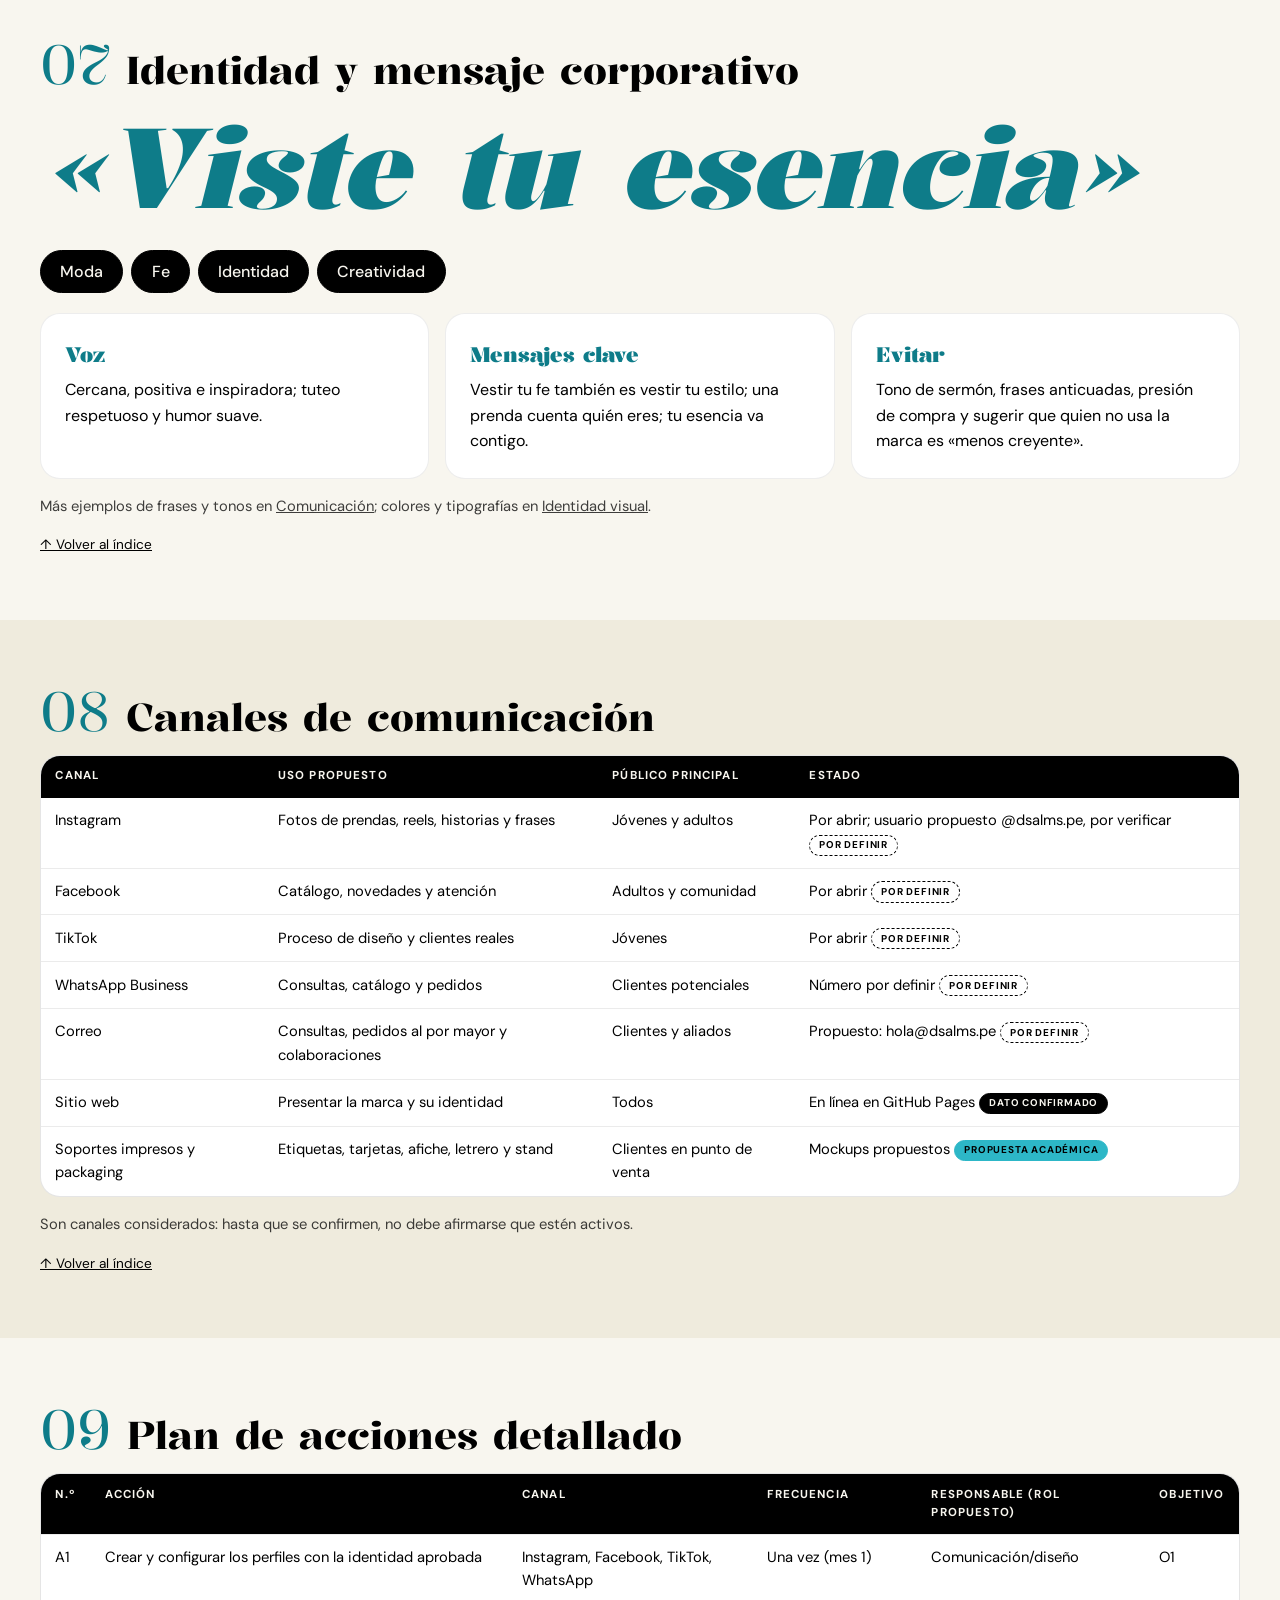
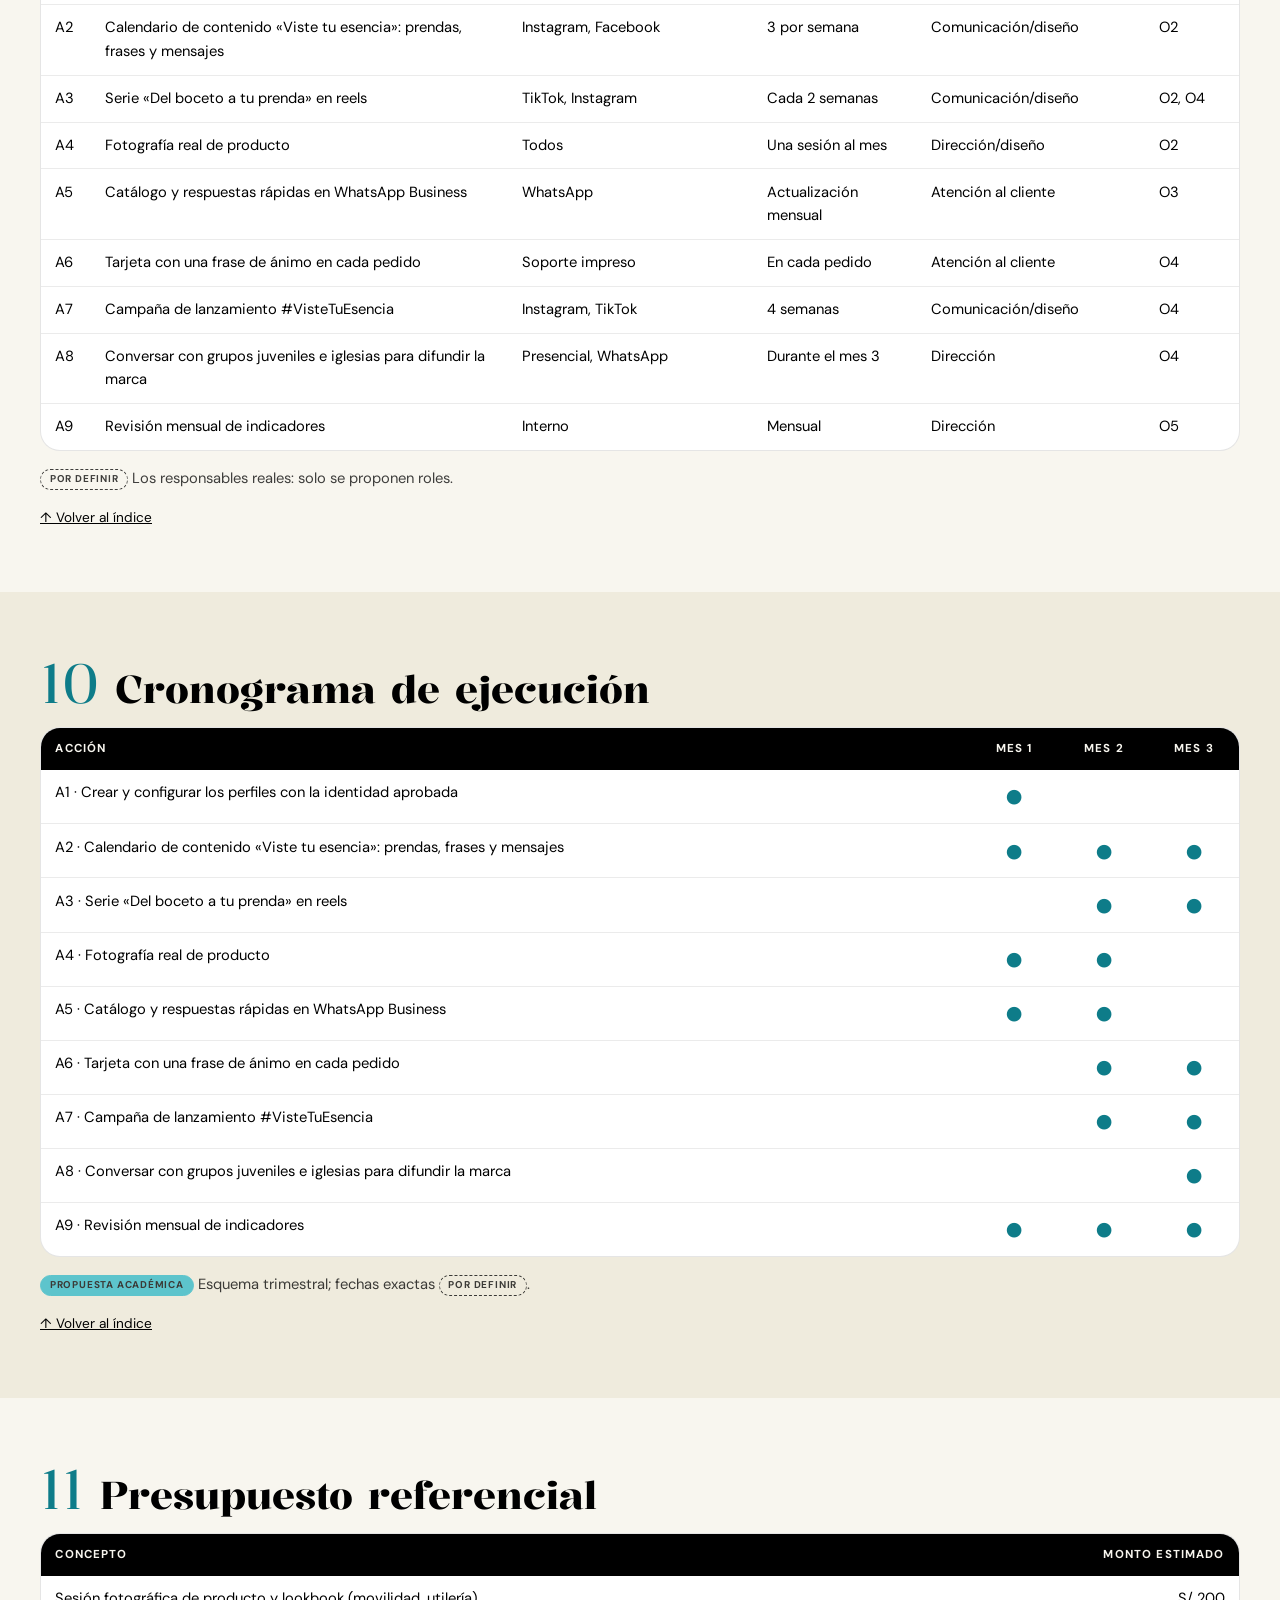
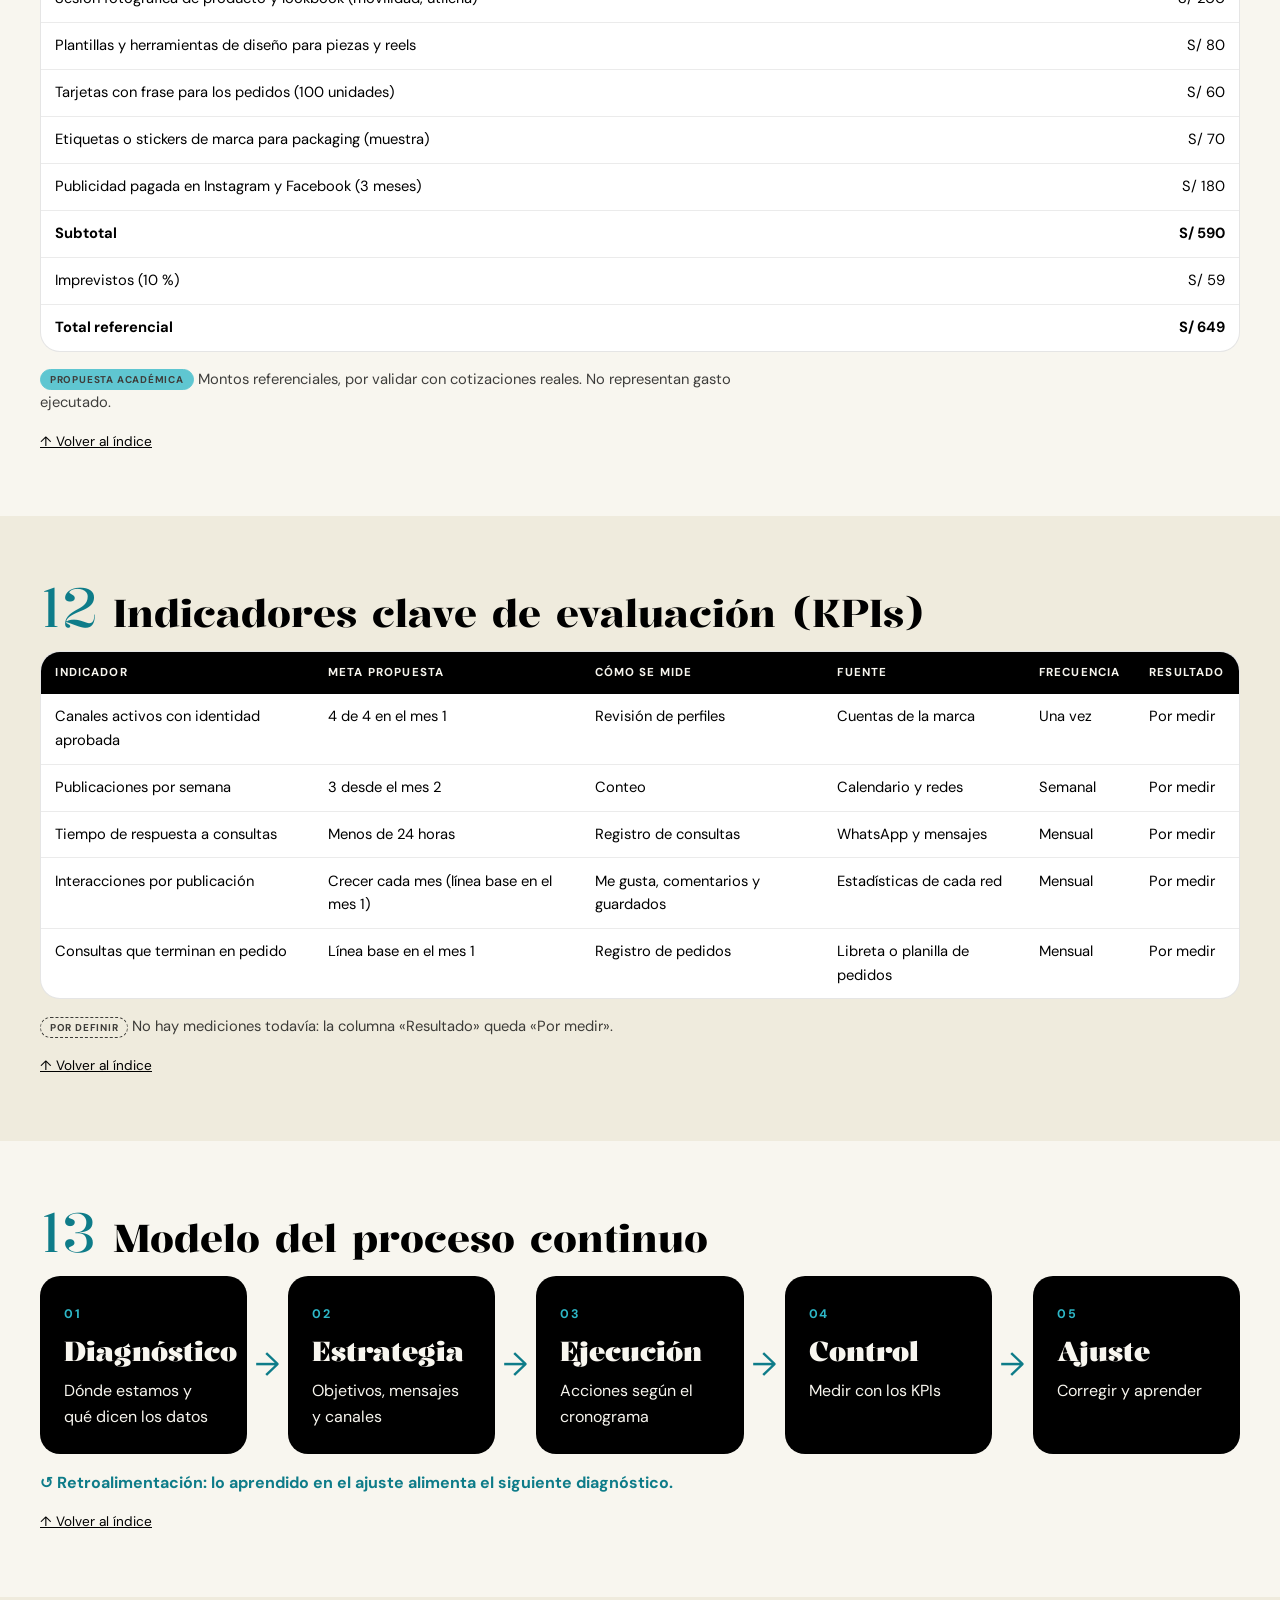
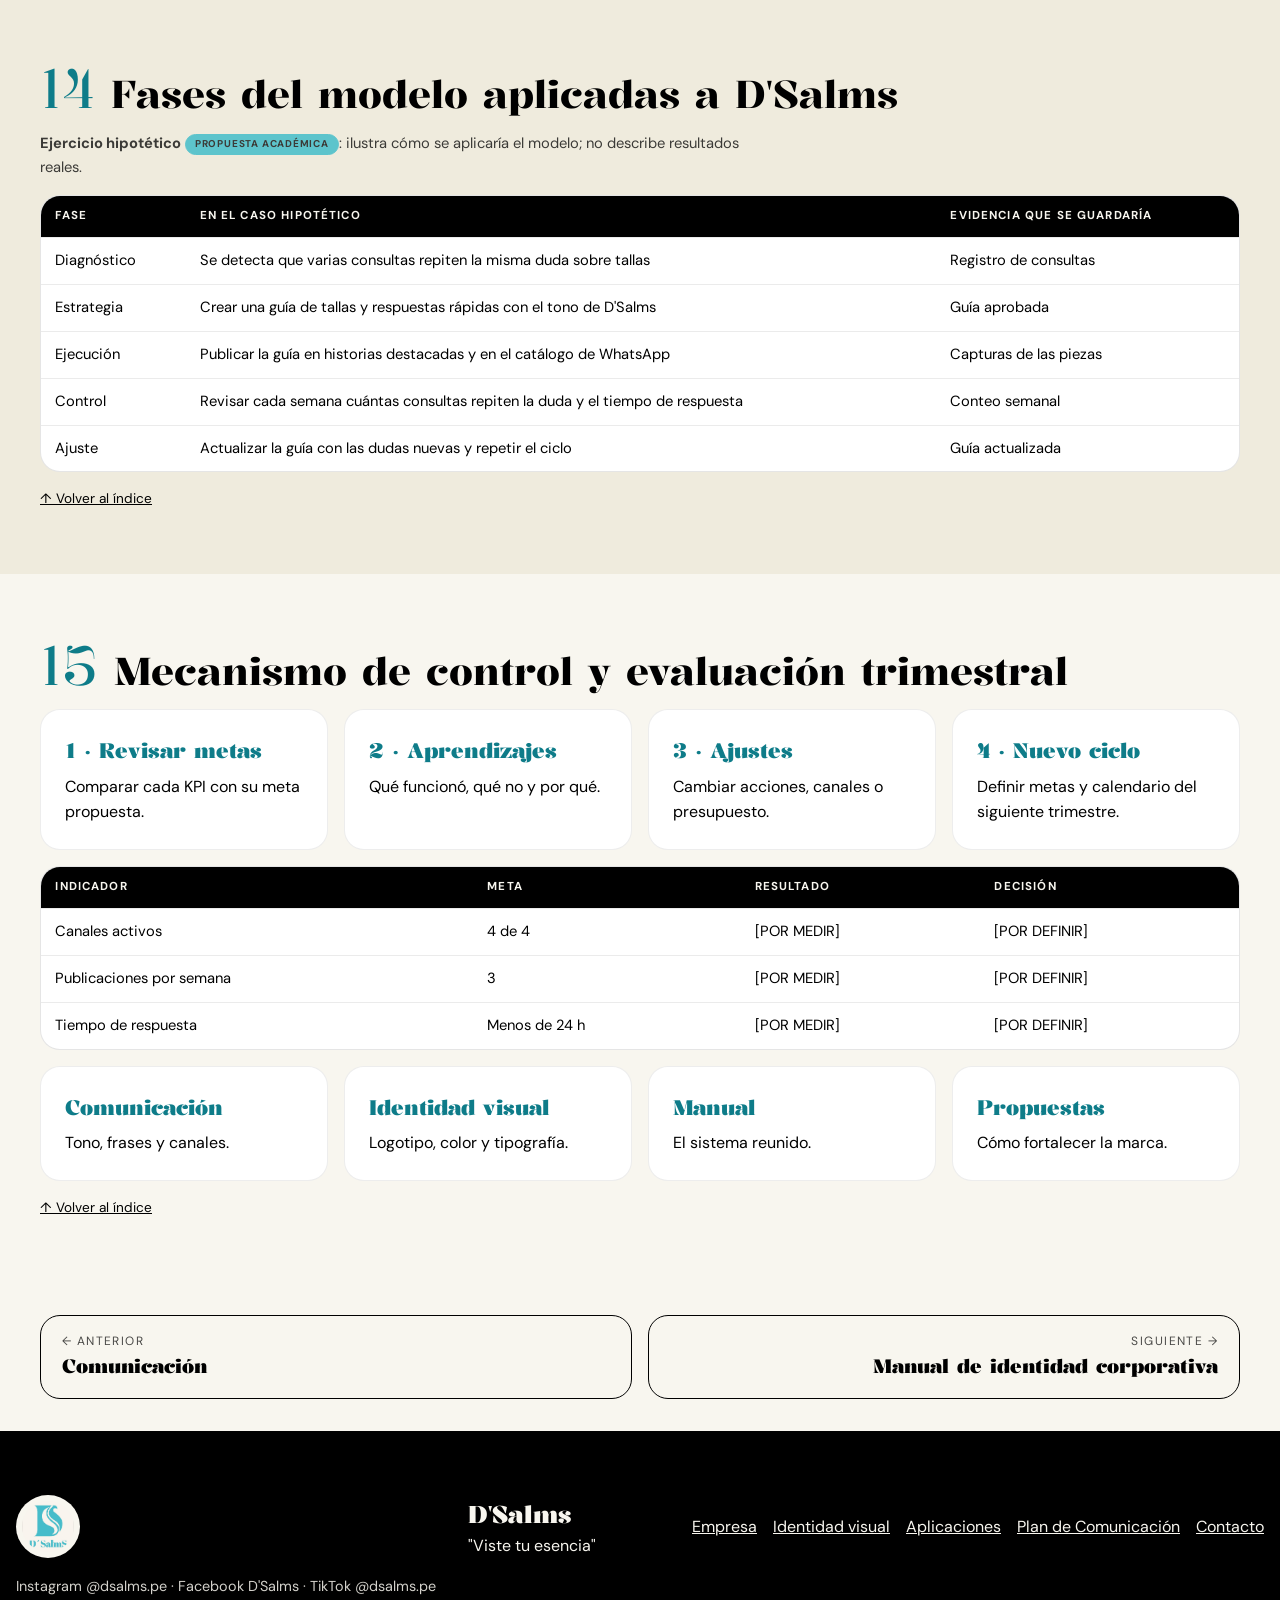
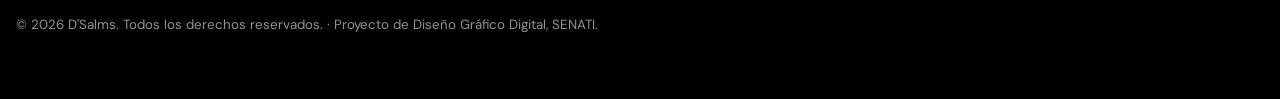
<file: plan-comunicacion/index.html>
<!DOCTYPE html>
<html lang="es">
<head>
<meta charset="UTF-8">
<meta name="viewport" content="width=device-width, initial-scale=1">
<title>Plan de Comunicación Corporativa | D'Salms · Viste tu esencia</title>
<meta name="description" content="Plan de Comunicación Corporativa de D'Salms en 15 apartados: diagnóstico, objetivos, acciones, presupuesto y KPIs (propuesta académica).">
<meta property="og:title" content="Plan de Comunicación Corporativa | D'Salms · Viste tu esencia">
<meta property="og:description" content="Plan de Comunicación Corporativa de D'Salms en 15 apartados: diagnóstico, objetivos, acciones, presupuesto y KPIs (propuesta académica).">
<meta property="og:image" content="https://matiasmendoza0905-glitch.github.io/D-Salms/img/hero.jpg">
<meta property="og:url" content="https://matiasmendoza0905-glitch.github.io/D-Salms/plan-comunicacion/">
<meta property="og:type" content="website">
<link rel="icon" type="image/png" href="../img/logo.png">
<link rel="preconnect" href="https://fonts.googleapis.com">
<link rel="preconnect" href="https://fonts.gstatic.com" crossorigin>
<link href="https://fonts.googleapis.com/css2?family=DM+Sans:wght@400;500;700&family=Kalnia:wght@400;600;700&display=swap" rel="stylesheet">
<link rel="stylesheet" href="../css/styles.css">
</head>
<body data-root="../" data-page="plan-comunicacion">
<a class="skip" href="#contenido">Saltar al contenido</a>

<!-- NAVEGACIÓN (idéntica en todas las páginas) -->
<header class="top">
  <a href="../index.html" class="brand" aria-label="D'Salms, inicio"><img src="../img/logo.png" alt="" width="44" height="43"><span>D'Salms</span></a>
  <button class="burger" aria-label="Abrir menú" aria-expanded="false" aria-controls="menu"><i></i><i></i><i></i></button>
  <nav id="menu" aria-label="Principal">
    <a href="../index.html" data-page="inicio">Inicio</a><a href="../empresa/index.html" data-page="empresa">Empresa</a><a href="../publico-objetivo/index.html" data-page="publico-objetivo">Público objetivo</a><a href="../identidad-corporativa/index.html" data-page="identidad-corporativa">Identidad corporativa</a><a href="../identidad-visual/index.html" data-page="identidad-visual">Identidad visual</a><a href="../imagen-institucional/index.html" data-page="imagen-institucional">Imagen institucional</a><a href="../aplicaciones/index.html" data-page="aplicaciones">Aplicaciones</a><a href="../comunicacion/index.html" data-page="comunicacion">Comunicación</a><a href="../plan-comunicacion/index.html" data-page="plan-comunicacion" class="on" aria-current="page">Plan de Comunicación</a><a href="../manual-identidad/index.html" data-page="manual-identidad">Manual</a><a href="../propuestas/index.html" data-page="propuestas">Propuestas</a><a href="../contacto/index.html" data-page="contacto">Contacto</a>
  </nav>
</header>

<main id="contenido">
<section id="plan-comunicacion" class="sec plan-head">
  <header class="sh"><p class="eyebrow">08 · Del diagnóstico a la medición</p>
  <h1 class="rv">Plan de Comunicación Corporativa de D'Salms</h1>
  <p class="rv">Un plan en 15 apartados que traduce la identidad de D'Salms —moda, fe, identidad y creatividad— en mensajes, canales, acciones, costos y mediciones. Amplía la página de <a href="../comunicacion/index.html">Comunicación</a> con una mirada estratégica y medible.</p></header>
  <ul class="chips"><li>«Viste tu esencia»</li><li>15 apartados</li><li>Propuesta trimestral</li></ul>
  <div class="legend" aria-label="Cómo leer las etiquetas"><p><b>Cómo leer este plan:</b></p><ul>
   <li><span class="tg ok">DATO CONFIRMADO</span> proviene de la identidad e imagen corporativa ya elaboradas.</li>
   <li><span class="tg pr">PROPUESTA ACADÉMICA</span> es una propuesta de trabajo, no un hecho.</li>
   <li><span class="tg va">POR VALIDAR</span> es una hipótesis que necesita evidencia.</li>
   <li><span class="tg pd">POR DEFINIR</span> es un dato que aún no existe.</li></ul></div>
  <p class="note">La estructura de 15 apartados sigue el modelo de referencia indicado por el docente; el contenido es propio de D'Salms. Cuentas, responsables, presupuesto y metas son propuestas académicas: todavía no hay resultados medidos.</p>
</section>
<nav class="plan-bar" id="indice-plan" aria-label="Índice de los 15 apartados del plan"><ol><li><a href="#ap1"><b>01</b> Datos generales</a></li><li><a href="#ap2"><b>02</b> Presentación</a></li><li><a href="#ap3"><b>03</b> Diagnóstico</a></li><li><a href="#ap4"><b>04</b> FODA</a></li><li><a href="#ap5"><b>05</b> Públicos</a></li><li><a href="#ap6"><b>06</b> Objetivos</a></li><li><a href="#ap7"><b>07</b> Identidad y mensaje</a></li><li><a href="#ap8"><b>08</b> Canales</a></li><li><a href="#ap9"><b>09</b> Plan de acciones</a></li><li><a href="#ap10"><b>10</b> Cronograma</a></li><li><a href="#ap11"><b>11</b> Presupuesto</a></li><li><a href="#ap12"><b>12</b> KPIs</a></li><li><a href="#ap13"><b>13</b> Proceso continuo</a></li><li><a href="#ap14"><b>14</b> Fases aplicadas</a></li><li><a href="#ap15"><b>15</b> Control trimestral</a></li></ol></nav>
<section id="ap1" class="sec pt"><header class="pt-h"><span class="pt-n" aria-hidden="true">01</span><h2 class="rv">Datos generales</h2></header><dl class="facts rv">
 <div><dt>Empresa</dt><dd>Design Salms S.A.C. <span class="tg ok">DATO CONFIRMADO</span></dd></div><div><dt>Marca</dt><dd>D'Salms <span class="tg ok">DATO CONFIRMADO</span></dd></div>
 <div><dt>Rubro</dt><dd>Venta de ropa cristiana contemporánea (polos, chompas y buzos) <span class="tg ok">DATO CONFIRMADO</span></dd></div>
 <div><dt>Ubicación</dt><dd>Pichanaqui, Junín, Perú <span class="tg ok">DATO CONFIRMADO</span></dd></div>
 <div><dt>Eslogan</dt><dd>«Viste tu esencia» <span class="tg ok">DATO CONFIRMADO</span></dd></div><div><dt>Ámbito del plan</dt><dd>Comunicación interna y externa <span class="tg pr">PROPUESTA ACADÉMICA</span></dd></div>
 <div><dt>Duración</dt><dd>3 meses (un trimestre) <span class="tg pr">PROPUESTA ACADÉMICA</span></dd></div><div><dt>Fecha de inicio</dt><dd><span class="tg pd">POR DEFINIR</span></dd></div>
 <div><dt>Responsables</dt><dd><span class="tg pd">POR DEFINIR</span> <small>Solo se proponen roles (ver apartado 9).</small></dd></div><div><dt>Elaborado en</dt><dd>Proyecto de Diseño Gráfico Digital, SENATI</dd></div></dl><p class="pt-up"><a href="#indice-plan">↑ Volver al índice</a></p></section>
<section id="ap2" class="sec pt alt"><header class="pt-h"><span class="pt-n" aria-hidden="true">02</span><h2 class="rv">Presentación</h2></header><div class="split"><div class="rv"><p>D'Salms es una marca de ropa cristiana contemporánea que une moda, fe, identidad y creatividad. Ya cuenta con una identidad visual y verbal definida; falta organizar <b>cómo, dónde, cuándo y con qué recursos</b> se comunicará.</p>
<p>Este plan propone un primer ciclo de tres meses para llevar la identidad a los canales y a los puntos de contacto con el cliente, con un tono cercano, sin tono de sermón, y con indicadores para saber si funciona.</p></div>
<blockquote class="quote rv">Comunicar la fe con lenguaje de moda: cercano, juvenil y auténtico.</blockquote></div><p class="pt-up"><a href="#indice-plan">↑ Volver al índice</a></p></section>
<section id="ap3" class="sec pt"><header class="pt-h"><span class="pt-n" aria-hidden="true">03</span><h2 class="rv">Diagnóstico de la comunicación</h2></header><p class="note">No existen encuestas ni datos de mercado: este diagnóstico se apoya en la documentación de identidad e imagen de la marca y en hipótesis por validar.</p>
<div class="cards two"><article class="card rv"><h3>Situación interna</h3><ul><li>Identidad visual definida: imagotipo D + S, paleta y tipografías Kalnia y DM Sans <span class="tg ok">DATO CONFIRMADO</span></li><li>Tono de voz definido: cercano, positivo y sin tono de sermón <span class="tg ok">DATO CONFIRMADO</span></li><li>Las aplicaciones (prendas, packaging, redes) son mockups propuestos, no productos producidos <span class="tg ok">DATO CONFIRMADO</span></li><li>Faltan área de seguridad, tamaño mínimo y usos incorrectos del logotipo <span class="tg ok">DATO CONFIRMADO</span></li><li>Ninguna cuenta de redes existe todavía; WhatsApp y correo están por definir <span class="tg ok">DATO CONFIRMADO</span></li><li>Equipo y responsables de comunicación <span class="tg pd">POR DEFINIR</span></li></ul></article>
<article class="card dk rv"><h3>Situación externa</h3><ul><li>Público orientativo de 16 a 40 años, principalmente en Pichanaqui y Junín <span class="tg ok">DATO CONFIRMADO</span></li><li>Posibilidad de llegar a otras ciudades por redes y venta por internet <span class="tg pr">PROPUESTA ACADÉMICA</span></li><li>Percepción actual del público sobre la marca: no medida; solo existe la percepción deseada <span class="tg ok">DATO CONFIRMADO</span></li><li>Competencia y otras marcas de ropa cristiana en la zona <span class="tg va">POR VALIDAR</span></li><li>Hábitos de compra y canales preferidos del público <span class="tg va">POR VALIDAR</span></li></ul></article></div><p class="pt-up"><a href="#indice-plan">↑ Volver al índice</a></p></section>
<section id="ap4" class="sec pt alt"><header class="pt-h"><span class="pt-n" aria-hidden="true">04</span><h2 class="rv">Análisis FODA de la comunicación</h2></header><p class="note">Fortalezas y debilidades parten de la documentación de la marca; oportunidades y amenazas son hipótesis <span class="tg va">POR VALIDAR</span>.</p>
<div class="foda">
<article class="card f rv"><h3>Fortalezas</h3><ul><li>Símbolo propio D + S con potencial independiente</li><li>Tipografía con carácter y paleta clara y fresca</li><li>Concepto claro: moda, fe e identidad</li><li>Tono de voz definido y fácil de aplicar</li></ul></article>
<article class="card o rv"><h3>Oportunidades</h3><ul><li>Público que quiere expresar su fe con estilo actual</li><li>Redes sociales y venta por internet para llegar más allá de Pichanaqui</li><li>Comunidades juveniles e iglesias como espacios de difusión</li><li>Contenido del proceso creativo (del boceto a la prenda)</li></ul></article>
<article class="card d rv"><h3>Debilidades</h3><ul><li>Sin cuentas de redes activas todavía</li><li>Sin fotografías reales de producto: hay mockups</li><li>Logotipo sin área de seguridad ni tamaño mínimo</li><li>Datos de contacto y responsables por definir</li></ul></article>
<article class="card a rv"><h3>Amenazas</h3><ul><li>Otras marcas de ropa cristiana y moda genérica</li><li>Ser percibida como «religiosa recargada» o, al contrario, como comercializar la fe</li><li>Mensajes mal interpretados si el tono se vuelve de sermón</li><li>Dependencia de plataformas externas y de su alcance</li></ul></article></div><p class="pt-up"><a href="#indice-plan">↑ Volver al índice</a></p></section>
<section id="ap5" class="sec pt"><header class="pt-h"><span class="pt-n" aria-hidden="true">05</span><h2 class="rv">Públicos objetivo</h2></header><div class="cards two pub"><article class="card tq rv"><h3>Públicos internos</h3><ul><li>Equipo de Design Salms S.A.C. (diseño, producción y atención) <span class="tg pd">POR DEFINIR</span></li><li>Colaboradores ocasionales: modelos, fotógrafos, estampadores <span class="tg pd">POR DEFINIR</span></li></ul><p class="note">Cantidad y nombres: no se inventan.</p></article>
<article class="card rv"><h3>Públicos externos</h3><ul><li><b>Jóvenes cristianos (≈16–25):</b> Instagram y TikTok, frases cortas, reels y fotos naturales</li><li><b>Adultos cristianos (hasta ≈40):</b> sobriedad, claridad comercial y calidad</li><li><b>Comunidad:</b> iglesias y grupos juveniles de Pichanaqui y Junín <span class="tg pr">PROPUESTA ACADÉMICA</span></li><li><b>Aliados y proveedores:</b> confección, estampado e imprenta <span class="tg pd">POR DEFINIR</span></li></ul></article></div><p class="pt-up"><a href="#indice-plan">↑ Volver al índice</a></p></section>
<section id="ap6" class="sec pt alt"><header class="pt-h"><span class="pt-n" aria-hidden="true">06</span><h2 class="rv">Objetivos de comunicación</h2></header><article class="card dk obj-g rv"><small>Objetivo general <span class="tg pr">PROPUESTA ACADÉMICA</span></small><p>Dar a conocer D'Salms como una marca de ropa cristiana moderna y cercana en Pichanaqui y alrededores, con una comunicación coherente con su identidad.</p></article>
<div class="tbl " role="region" aria-label="Objetivos específicos y metas propuestas" tabindex="0"><table><caption class="sr">Objetivos específicos y metas propuestas</caption><thead><tr><th scope="col">N.º</th><th scope="col">Objetivo específico</th><th scope="col">Meta propuesta</th></tr></thead><tbody><tr><td>O1</td><td>Habilitar los canales con la identidad aprobada</td><td>Instagram, Facebook, TikTok y WhatsApp Business listos en el mes 1</td></tr><tr><td>O2</td><td>Mantener presencia constante</td><td>3 publicaciones por semana desde el mes 2</td></tr><tr><td>O3</td><td>Atender consultas con el tono de D'Salms</td><td>Responder en menos de 24 horas</td></tr><tr><td>O4</td><td>Aumentar la interacción con la comunidad</td><td>Crecer mes a mes sobre la línea base medida en el mes 1</td></tr><tr><td>O5</td><td>Evaluar y ajustar el plan</td><td>Revisión trimestral al final del mes 3</td></tr></tbody></table></div>
<p class="note">Las metas son propuestas por validar; ninguna es un logro comprobado.</p><p class="pt-up"><a href="#indice-plan">↑ Volver al índice</a></p></section>
<section id="ap7" class="sec pt"><header class="pt-h"><span class="pt-n" aria-hidden="true">07</span><h2 class="rv">Identidad y mensaje corporativo</h2></header><p class="slogan rv">«Viste tu esencia»</p><ul class="chips big"><li>Moda</li><li>Fe</li><li>Identidad</li><li>Creatividad</li></ul>
<div class="cards three"><article class="card rv"><b>Voz</b><p>Cercana, positiva e inspiradora; tuteo respetuoso y humor suave.</p></article>
<article class="card rv"><b>Mensajes clave</b><p>Vestir tu fe también es vestir tu estilo; una prenda cuenta quién eres; tu esencia va contigo.</p></article>
<article class="card rv"><b>Evitar</b><p>Tono de sermón, frases anticuadas, presión de compra y sugerir que quien no usa la marca es «menos creyente».</p></article></div>
<p class="note">Más ejemplos de frases y tonos en <a href="../comunicacion/index.html">Comunicación</a>; colores y tipografías en <a href="../identidad-visual/index.html">Identidad visual</a>.</p><p class="pt-up"><a href="#indice-plan">↑ Volver al índice</a></p></section>
<section id="ap8" class="sec pt alt"><header class="pt-h"><span class="pt-n" aria-hidden="true">08</span><h2 class="rv">Canales de comunicación</h2></header><div class="tbl " role="region" aria-label="Canales de comunicación considerados" tabindex="0"><table><caption class="sr">Canales de comunicación considerados</caption><thead><tr><th scope="col">Canal</th><th scope="col">Uso propuesto</th><th scope="col">Público principal</th><th scope="col">Estado</th></tr></thead><tbody><tr><td>Instagram</td><td>Fotos de prendas, reels, historias y frases</td><td>Jóvenes y adultos</td><td>Por abrir; usuario propuesto @dsalms.pe, por verificar <span class="tg pd">POR DEFINIR</span></td></tr><tr><td>Facebook</td><td>Catálogo, novedades y atención</td><td>Adultos y comunidad</td><td>Por abrir <span class="tg pd">POR DEFINIR</span></td></tr><tr><td>TikTok</td><td>Proceso de diseño y clientes reales</td><td>Jóvenes</td><td>Por abrir <span class="tg pd">POR DEFINIR</span></td></tr><tr><td>WhatsApp Business</td><td>Consultas, catálogo y pedidos</td><td>Clientes potenciales</td><td>Número por definir <span class="tg pd">POR DEFINIR</span></td></tr><tr><td>Correo</td><td>Consultas, pedidos al por mayor y colaboraciones</td><td>Clientes y aliados</td><td>Propuesto: hola@dsalms.pe <span class="tg pd">POR DEFINIR</span></td></tr><tr><td>Sitio web</td><td>Presentar la marca y su identidad</td><td>Todos</td><td>En línea en GitHub Pages <span class="tg ok">DATO CONFIRMADO</span></td></tr><tr><td>Soportes impresos y packaging</td><td>Etiquetas, tarjetas, afiche, letrero y stand</td><td>Clientes en punto de venta</td><td>Mockups propuestos <span class="tg pr">PROPUESTA ACADÉMICA</span></td></tr></tbody></table></div><p class="note">Son canales considerados: hasta que se confirmen, no debe afirmarse que estén activos.</p><p class="pt-up"><a href="#indice-plan">↑ Volver al índice</a></p></section>
<section id="ap9" class="sec pt"><header class="pt-h"><span class="pt-n" aria-hidden="true">09</span><h2 class="rv">Plan de acciones detallado</h2></header><div class="tbl " role="region" aria-label="Plan de acciones" tabindex="0"><table><caption class="sr">Plan de acciones</caption><thead><tr><th scope="col">N.º</th><th scope="col">Acción</th><th scope="col">Canal</th><th scope="col">Frecuencia</th><th scope="col">Responsable (rol propuesto)</th><th scope="col">Objetivo</th></tr></thead><tbody><tr><td>A1</td><td>Crear y configurar los perfiles con la identidad aprobada</td><td>Instagram, Facebook, TikTok, WhatsApp</td><td>Una vez (mes 1)</td><td>Comunicación/diseño</td><td>O1</td></tr><tr><td>A2</td><td>Calendario de contenido «Viste tu esencia»: prendas, frases y mensajes</td><td>Instagram, Facebook</td><td>3 por semana</td><td>Comunicación/diseño</td><td>O2</td></tr><tr><td>A3</td><td>Serie «Del boceto a tu prenda» en reels</td><td>TikTok, Instagram</td><td>Cada 2 semanas</td><td>Comunicación/diseño</td><td>O2, O4</td></tr><tr><td>A4</td><td>Fotografía real de producto</td><td>Todos</td><td>Una sesión al mes</td><td>Dirección/diseño</td><td>O2</td></tr><tr><td>A5</td><td>Catálogo y respuestas rápidas en WhatsApp Business</td><td>WhatsApp</td><td>Actualización mensual</td><td>Atención al cliente</td><td>O3</td></tr><tr><td>A6</td><td>Tarjeta con una frase de ánimo en cada pedido</td><td>Soporte impreso</td><td>En cada pedido</td><td>Atención al cliente</td><td>O4</td></tr><tr><td>A7</td><td>Campaña de lanzamiento #VisteTuEsencia</td><td>Instagram, TikTok</td><td>4 semanas</td><td>Comunicación/diseño</td><td>O4</td></tr><tr><td>A8</td><td>Conversar con grupos juveniles e iglesias para difundir la marca</td><td>Presencial, WhatsApp</td><td>Durante el mes 3</td><td>Dirección</td><td>O4</td></tr><tr><td>A9</td><td>Revisión mensual de indicadores</td><td>Interno</td><td>Mensual</td><td>Dirección</td><td>O5</td></tr></tbody></table></div><p class="note"><span class="tg pd">POR DEFINIR</span> Los responsables reales: solo se proponen roles.</p><p class="pt-up"><a href="#indice-plan">↑ Volver al índice</a></p></section>
<section id="ap10" class="sec pt alt"><header class="pt-h"><span class="pt-n" aria-hidden="true">10</span><h2 class="rv">Cronograma de ejecución</h2></header><div class="tbl gantt" role="region" aria-label="Cronograma trimestral" tabindex="0"><table><caption class="sr">Cronograma trimestral</caption><thead><tr><th scope="col">Acción</th><th scope="col">Mes 1</th><th scope="col">Mes 2</th><th scope="col">Mes 3</th></tr></thead><tbody><tr><td>A1 · Crear y configurar los perfiles con la identidad aprobada</td><td><span class="g" aria-label="Se ejecuta">●</span></td><td><span class="sr">No</span></td><td><span class="sr">No</span></td></tr><tr><td>A2 · Calendario de contenido «Viste tu esencia»: prendas, frases y mensajes</td><td><span class="g" aria-label="Se ejecuta">●</span></td><td><span class="g" aria-label="Se ejecuta">●</span></td><td><span class="g" aria-label="Se ejecuta">●</span></td></tr><tr><td>A3 · Serie «Del boceto a tu prenda» en reels</td><td><span class="sr">No</span></td><td><span class="g" aria-label="Se ejecuta">●</span></td><td><span class="g" aria-label="Se ejecuta">●</span></td></tr><tr><td>A4 · Fotografía real de producto</td><td><span class="g" aria-label="Se ejecuta">●</span></td><td><span class="g" aria-label="Se ejecuta">●</span></td><td><span class="sr">No</span></td></tr><tr><td>A5 · Catálogo y respuestas rápidas en WhatsApp Business</td><td><span class="g" aria-label="Se ejecuta">●</span></td><td><span class="g" aria-label="Se ejecuta">●</span></td><td><span class="sr">No</span></td></tr><tr><td>A6 · Tarjeta con una frase de ánimo en cada pedido</td><td><span class="sr">No</span></td><td><span class="g" aria-label="Se ejecuta">●</span></td><td><span class="g" aria-label="Se ejecuta">●</span></td></tr><tr><td>A7 · Campaña de lanzamiento #VisteTuEsencia</td><td><span class="sr">No</span></td><td><span class="g" aria-label="Se ejecuta">●</span></td><td><span class="g" aria-label="Se ejecuta">●</span></td></tr><tr><td>A8 · Conversar con grupos juveniles e iglesias para difundir la marca</td><td><span class="sr">No</span></td><td><span class="sr">No</span></td><td><span class="g" aria-label="Se ejecuta">●</span></td></tr><tr><td>A9 · Revisión mensual de indicadores</td><td><span class="g" aria-label="Se ejecuta">●</span></td><td><span class="g" aria-label="Se ejecuta">●</span></td><td><span class="g" aria-label="Se ejecuta">●</span></td></tr></tbody></table></div><p class="note"><span class="tg pr">PROPUESTA ACADÉMICA</span> Esquema trimestral; fechas exactas <span class="tg pd">POR DEFINIR</span>.</p><p class="pt-up"><a href="#indice-plan">↑ Volver al índice</a></p></section>
<section id="ap11" class="sec pt"><header class="pt-h"><span class="pt-n" aria-hidden="true">11</span><h2 class="rv">Presupuesto referencial</h2></header><div class="tbl money" role="region" aria-label="Presupuesto referencial en soles" tabindex="0"><table><caption class="sr">Presupuesto referencial en soles</caption><thead><tr><th scope="col">Concepto</th><th scope="col">Monto estimado</th></tr></thead><tbody><tr><td>Sesión fotográfica de producto y lookbook (movilidad, utilería)</td><td>S/ 200</td></tr><tr><td>Plantillas y herramientas de diseño para piezas y reels</td><td>S/ 80</td></tr><tr><td>Tarjetas con frase para los pedidos (100 unidades)</td><td>S/ 60</td></tr><tr><td>Etiquetas o stickers de marca para packaging (muestra)</td><td>S/ 70</td></tr><tr><td>Publicidad pagada en Instagram y Facebook (3 meses)</td><td>S/ 180</td></tr><tr><td><b>Subtotal</b></td><td><b>S/ 590</b></td></tr><tr><td>Imprevistos (10 %)</td><td>S/ 59</td></tr><tr><td><b>Total referencial</b></td><td><b>S/ 649</b></td></tr></tbody></table></div><p class="note"><span class="tg pr">PROPUESTA ACADÉMICA</span> Montos referenciales, por validar con cotizaciones reales. No representan gasto ejecutado.</p><p class="pt-up"><a href="#indice-plan">↑ Volver al índice</a></p></section>
<section id="ap12" class="sec pt alt"><header class="pt-h"><span class="pt-n" aria-hidden="true">12</span><h2 class="rv">Indicadores clave de evaluación (KPIs)</h2></header><div class="tbl " role="region" aria-label="Indicadores clave de evaluación" tabindex="0"><table><caption class="sr">Indicadores clave de evaluación</caption><thead><tr><th scope="col">Indicador</th><th scope="col">Meta propuesta</th><th scope="col">Cómo se mide</th><th scope="col">Fuente</th><th scope="col">Frecuencia</th><th scope="col">Resultado</th></tr></thead><tbody><tr><td>Canales activos con identidad aprobada</td><td>4 de 4 en el mes 1</td><td>Revisión de perfiles</td><td>Cuentas de la marca</td><td>Una vez</td><td>Por medir</td></tr><tr><td>Publicaciones por semana</td><td>3 desde el mes 2</td><td>Conteo</td><td>Calendario y redes</td><td>Semanal</td><td>Por medir</td></tr><tr><td>Tiempo de respuesta a consultas</td><td>Menos de 24 horas</td><td>Registro de consultas</td><td>WhatsApp y mensajes</td><td>Mensual</td><td>Por medir</td></tr><tr><td>Interacciones por publicación</td><td>Crecer cada mes (línea base en el mes 1)</td><td>Me gusta, comentarios y guardados</td><td>Estadísticas de cada red</td><td>Mensual</td><td>Por medir</td></tr><tr><td>Consultas que terminan en pedido</td><td>Línea base en el mes 1</td><td>Registro de pedidos</td><td>Libreta o planilla de pedidos</td><td>Mensual</td><td>Por medir</td></tr></tbody></table></div><p class="note"><span class="tg pd">POR DEFINIR</span> No hay mediciones todavía: la columna «Resultado» queda «Por medir».</p><p class="pt-up"><a href="#indice-plan">↑ Volver al índice</a></p></section>
<section id="ap13" class="sec pt"><header class="pt-h"><span class="pt-n" aria-hidden="true">13</span><h2 class="rv">Modelo del proceso continuo</h2></header><div class="flow loop"><div class="step rv"><span>01</span><h4>Diagnóstico</h4><p>Dónde estamos y qué dicen los datos</p></div><i aria-hidden="true">→</i>
<div class="step rv"><span>02</span><h4>Estrategia</h4><p>Objetivos, mensajes y canales</p></div><i aria-hidden="true">→</i>
<div class="step rv"><span>03</span><h4>Ejecución</h4><p>Acciones según el cronograma</p></div><i aria-hidden="true">→</i>
<div class="step rv"><span>04</span><h4>Control</h4><p>Medir con los KPIs</p></div><i aria-hidden="true">→</i>
<div class="step rv"><span>05</span><h4>Ajuste</h4><p>Corregir y aprender</p></div></div>
<p class="loop-back rv">↺ Retroalimentación: lo aprendido en el ajuste alimenta el siguiente diagnóstico.</p><p class="pt-up"><a href="#indice-plan">↑ Volver al índice</a></p></section>
<section id="ap14" class="sec pt alt"><header class="pt-h"><span class="pt-n" aria-hidden="true">14</span><h2 class="rv">Fases del modelo aplicadas a D'Salms</h2></header><p class="note"><b>Ejercicio hipotético</b> <span class="tg pr">PROPUESTA ACADÉMICA</span>: ilustra cómo se aplicaría el modelo; no describe resultados reales.</p><div class="tbl " role="region" aria-label="Caso hipotético: consultas por tallas" tabindex="0"><table><caption class="sr">Caso hipotético: consultas por tallas</caption><thead><tr><th scope="col">Fase</th><th scope="col">En el caso hipotético</th><th scope="col">Evidencia que se guardaría</th></tr></thead><tbody><tr><td>Diagnóstico</td><td>Se detecta que varias consultas repiten la misma duda sobre tallas</td><td>Registro de consultas</td></tr><tr><td>Estrategia</td><td>Crear una guía de tallas y respuestas rápidas con el tono de D'Salms</td><td>Guía aprobada</td></tr><tr><td>Ejecución</td><td>Publicar la guía en historias destacadas y en el catálogo de WhatsApp</td><td>Capturas de las piezas</td></tr><tr><td>Control</td><td>Revisar cada semana cuántas consultas repiten la duda y el tiempo de respuesta</td><td>Conteo semanal</td></tr><tr><td>Ajuste</td><td>Actualizar la guía con las dudas nuevas y repetir el ciclo</td><td>Guía actualizada</td></tr></tbody></table></div><p class="pt-up"><a href="#indice-plan">↑ Volver al índice</a></p></section>
<section id="ap15" class="sec pt"><header class="pt-h"><span class="pt-n" aria-hidden="true">15</span><h2 class="rv">Mecanismo de control y evaluación trimestral</h2></header><div class="cards four ctl"><article class="card rv"><b>1 · Revisar metas</b><p>Comparar cada KPI con su meta propuesta.</p></article>
<article class="card rv"><b>2 · Aprendizajes</b><p>Qué funcionó, qué no y por qué.</p></article>
<article class="card rv"><b>3 · Ajustes</b><p>Cambiar acciones, canales o presupuesto.</p></article>
<article class="card rv"><b>4 · Nuevo ciclo</b><p>Definir metas y calendario del siguiente trimestre.</p></article></div>
<div class="tbl " role="region" aria-label="Formato de revisión trimestral (plantilla)" tabindex="0"><table><caption class="sr">Formato de revisión trimestral (plantilla)</caption><thead><tr><th scope="col">Indicador</th><th scope="col">Meta</th><th scope="col">Resultado</th><th scope="col">Decisión</th></tr></thead><tbody><tr><td>Canales activos</td><td>4 de 4</td><td>[POR MEDIR]</td><td>[POR DEFINIR]</td></tr><tr><td>Publicaciones por semana</td><td>3</td><td>[POR MEDIR]</td><td>[POR DEFINIR]</td></tr><tr><td>Tiempo de respuesta</td><td>Menos de 24 h</td><td>[POR MEDIR]</td><td>[POR DEFINIR]</td></tr></tbody></table></div>
<div class="cards four rv"><a class="card" href="../comunicacion/index.html"><b>Comunicación</b><p>Tono, frases y canales.</p></a><a class="card" href="../identidad-visual/index.html"><b>Identidad visual</b><p>Logotipo, color y tipografía.</p></a>
<a class="card" href="../manual-identidad/index.html"><b>Manual</b><p>El sistema reunido.</p></a><a class="card" href="../propuestas/index.html"><b>Propuestas</b><p>Cómo fortalecer la marca.</p></a></div><p class="pt-up"><a href="#indice-plan">↑ Volver al índice</a></p></section>

<nav class="pager" aria-label="Navegación entre apartados"><a class="pg prev" href="../comunicacion/index.html"><small>← Anterior</small><b>Comunicación</b></a><a class="pg next" href="../manual-identidad/index.html"><small>Siguiente →</small><b>Manual de identidad corporativa</b></a></nav>
</main>

<!-- FOOTER -->
<footer>
  <img src="../img/logo.png" alt="" width="64" height="63" loading="lazy">
  <div><strong>D'Salms</strong><p>"Viste tu esencia"</p></div>
  <nav aria-label="Pie"><a href="../empresa/index.html">Empresa</a><a href="../identidad-visual/index.html">Identidad visual</a><a href="../aplicaciones/index.html">Aplicaciones</a><a href="../plan-comunicacion/index.html">Plan de Comunicación</a><a href="../contacto/index.html">Contacto</a></nav>
  <p id="foot-soc" class="foot-soc"></p>
  <small>© 2026 D'Salms. Todos los derechos reservados. · Proyecto de Diseño Gráfico Digital, SENATI.</small>
</footer>

<button class="up" aria-label="Volver arriba" hidden>↑</button>

<!-- LIGHTBOX -->
<div class="lb" role="dialog" aria-modal="true" aria-label="Visor de imágenes" hidden>
  <button class="lb-x" aria-label="Cerrar">✕</button>
  <figure><img alt=""><figcaption></figcaption></figure>
  <div class="lb-nav"><button class="lb-p" aria-label="Anterior">← Anterior</button><span class="lb-c" aria-live="polite"></span><button class="lb-n" aria-label="Siguiente">Siguiente →</button></div>
</div>
<script src="../js/script.js"></script>
</body>
</html>
</file>
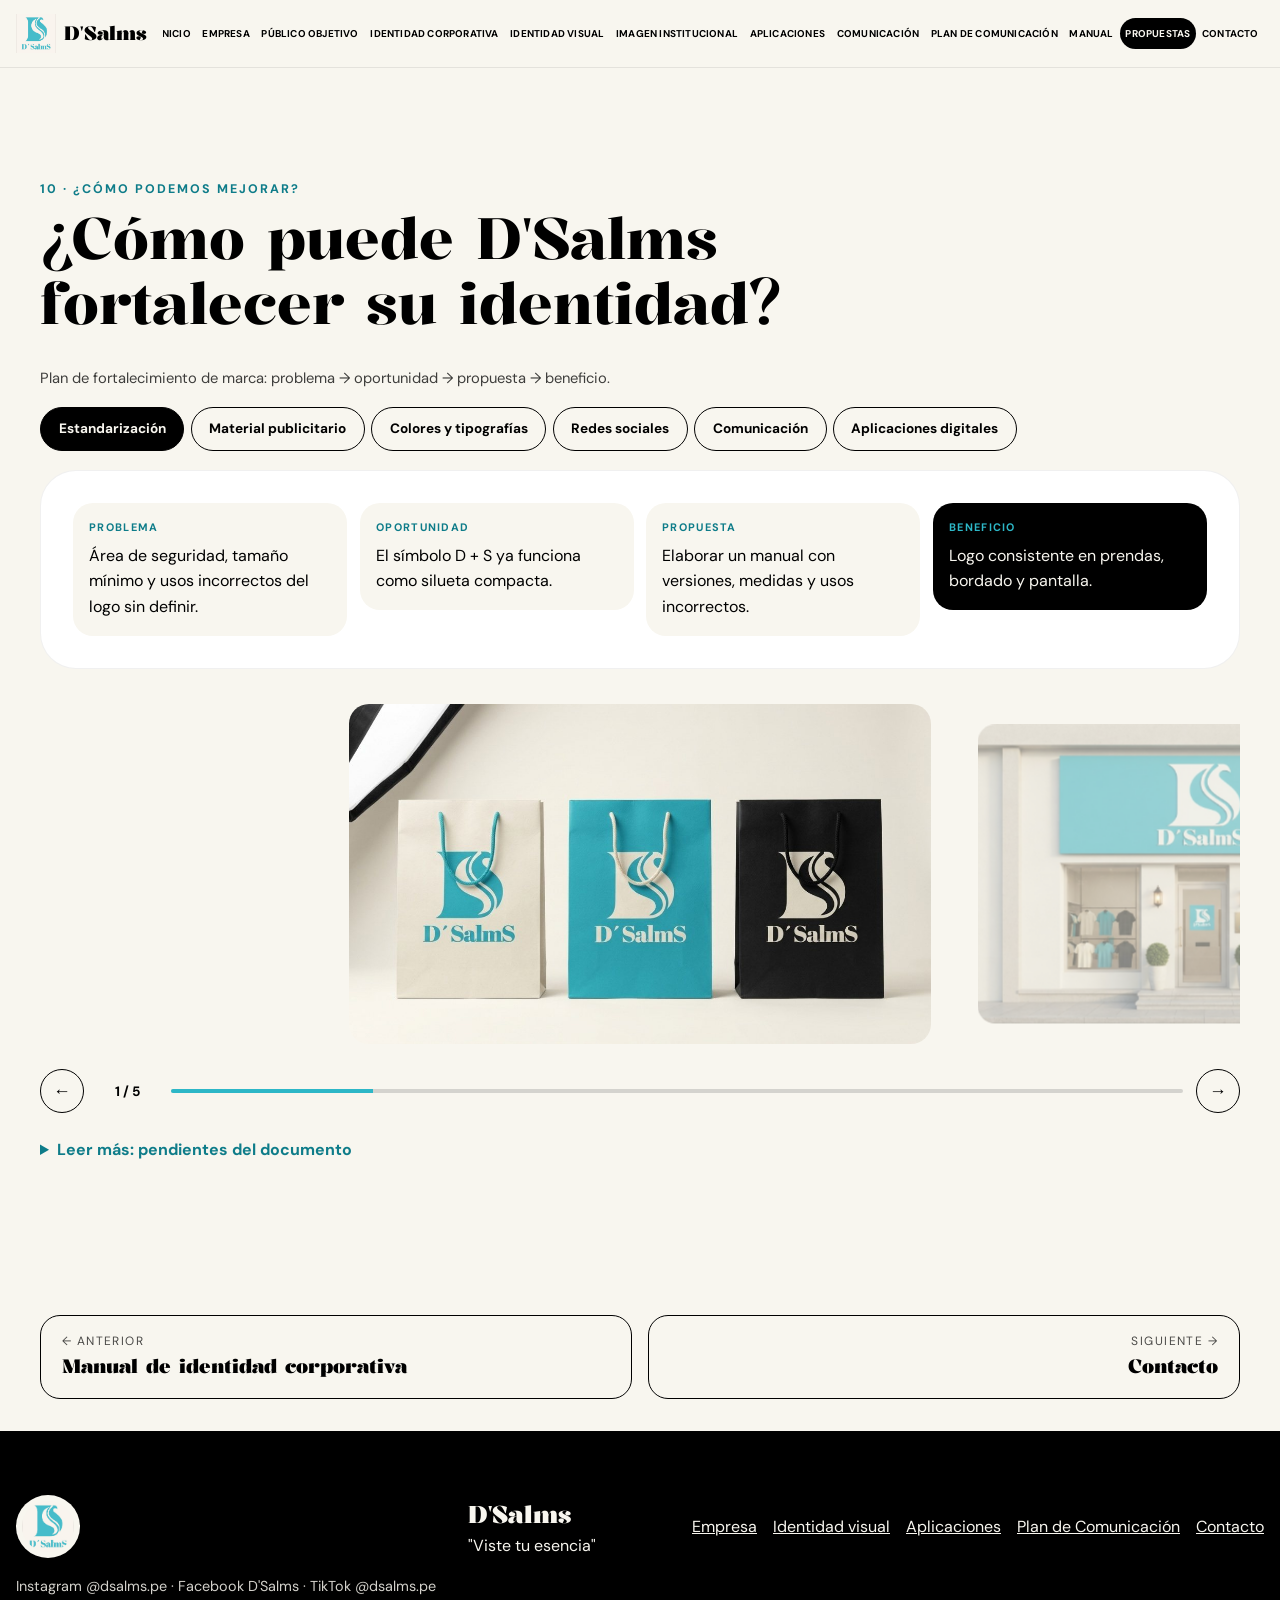
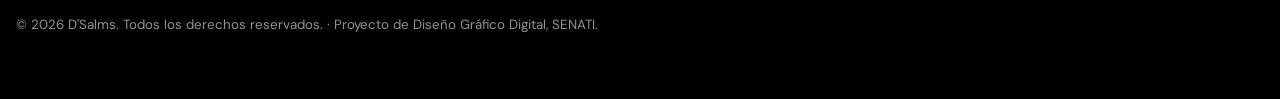
<file: propuestas/index.html>
<!DOCTYPE html>
<html lang="es">
<head>
<meta charset="UTF-8">
<meta name="viewport" content="width=device-width, initial-scale=1">
<title>Propuestas de mejora | D'Salms · Viste tu esencia</title>
<meta name="description" content="Propuestas de mejora para fortalecer la identidad de D'Salms.">
<meta property="og:title" content="Propuestas de mejora | D'Salms · Viste tu esencia">
<meta property="og:description" content="Propuestas de mejora para fortalecer la identidad de D'Salms.">
<meta property="og:image" content="https://matiasmendoza0905-glitch.github.io/D-Salms/img/hero.jpg">
<meta property="og:url" content="https://matiasmendoza0905-glitch.github.io/D-Salms/propuestas/">
<meta property="og:type" content="website">
<link rel="icon" type="image/png" href="../img/logo.png">
<link rel="preconnect" href="https://fonts.googleapis.com">
<link rel="preconnect" href="https://fonts.gstatic.com" crossorigin>
<link href="https://fonts.googleapis.com/css2?family=DM+Sans:wght@400;500;700&family=Kalnia:wght@400;600;700&display=swap" rel="stylesheet">
<link rel="stylesheet" href="../css/styles.css">
</head>
<body data-root="../" data-page="propuestas">
<a class="skip" href="#contenido">Saltar al contenido</a>

<!-- NAVEGACIÓN (idéntica en todas las páginas) -->
<header class="top">
  <a href="../index.html" class="brand" aria-label="D'Salms, inicio"><img src="../img/logo.png" alt="" width="44" height="43"><span>D'Salms</span></a>
  <button class="burger" aria-label="Abrir menú" aria-expanded="false" aria-controls="menu"><i></i><i></i><i></i></button>
  <nav id="menu" aria-label="Principal">
    <a href="../index.html" data-page="inicio">Inicio</a><a href="../empresa/index.html" data-page="empresa">Empresa</a><a href="../publico-objetivo/index.html" data-page="publico-objetivo">Público objetivo</a><a href="../identidad-corporativa/index.html" data-page="identidad-corporativa">Identidad corporativa</a><a href="../identidad-visual/index.html" data-page="identidad-visual">Identidad visual</a><a href="../imagen-institucional/index.html" data-page="imagen-institucional">Imagen institucional</a><a href="../aplicaciones/index.html" data-page="aplicaciones">Aplicaciones</a><a href="../comunicacion/index.html" data-page="comunicacion">Comunicación</a><a href="../plan-comunicacion/index.html" data-page="plan-comunicacion">Plan de Comunicación</a><a href="../manual-identidad/index.html" data-page="manual-identidad">Manual</a><a href="../propuestas/index.html" data-page="propuestas" class="on" aria-current="page">Propuestas</a><a href="../contacto/index.html" data-page="contacto">Contacto</a>
  </nav>
</header>

<main id="contenido">
<section id="propuestas" class="sec">
  <header class="sh"><p class="eyebrow">10 · ¿Cómo podemos mejorar?</p><h1 class="rv">¿Cómo puede D'Salms fortalecer su identidad?</h1></header>
  <p class="note">Plan de fortalecimiento de marca: problema → oportunidad → propuesta → beneficio.</p>
  <div class="tabs vx" data-tabs id="plan"></div>
  <div class="car" data-car="propuestas" data-h="340"></div>
  <details class="more"><summary>Leer más: pendientes del documento</summary>
    <ul><li>Fotografías reales de producto: por insertar</li><li>Mockups y diagramas indicados: por elaborar</li><li>Precios, promociones y datos comerciales: por definir</li><li>Confirmar eslogan ("Viste tu esencia" / "Fe que se viste")</li></ul></details>
</section>
<nav class="pager" aria-label="Navegación entre apartados"><a class="pg prev" href="../manual-identidad/index.html"><small>← Anterior</small><b>Manual de identidad corporativa</b></a><a class="pg next" href="../contacto/index.html"><small>Siguiente →</small><b>Contacto</b></a></nav>
</main>

<!-- FOOTER -->
<footer>
  <img src="../img/logo.png" alt="" width="64" height="63" loading="lazy">
  <div><strong>D'Salms</strong><p>"Viste tu esencia"</p></div>
  <nav aria-label="Pie"><a href="../empresa/index.html">Empresa</a><a href="../identidad-visual/index.html">Identidad visual</a><a href="../aplicaciones/index.html">Aplicaciones</a><a href="../plan-comunicacion/index.html">Plan de Comunicación</a><a href="../contacto/index.html">Contacto</a></nav>
  <p id="foot-soc" class="foot-soc"></p>
  <small>© 2026 D'Salms. Todos los derechos reservados. · Proyecto de Diseño Gráfico Digital, SENATI.</small>
</footer>

<button class="up" aria-label="Volver arriba" hidden>↑</button>

<!-- LIGHTBOX -->
<div class="lb" role="dialog" aria-modal="true" aria-label="Visor de imágenes" hidden>
  <button class="lb-x" aria-label="Cerrar">✕</button>
  <figure><img alt=""><figcaption></figcaption></figure>
  <div class="lb-nav"><button class="lb-p" aria-label="Anterior">← Anterior</button><span class="lb-c" aria-live="polite"></span><button class="lb-n" aria-label="Siguiente">Siguiente →</button></div>
</div>
<script src="../js/script.js"></script>
</body>
</html>
</file>
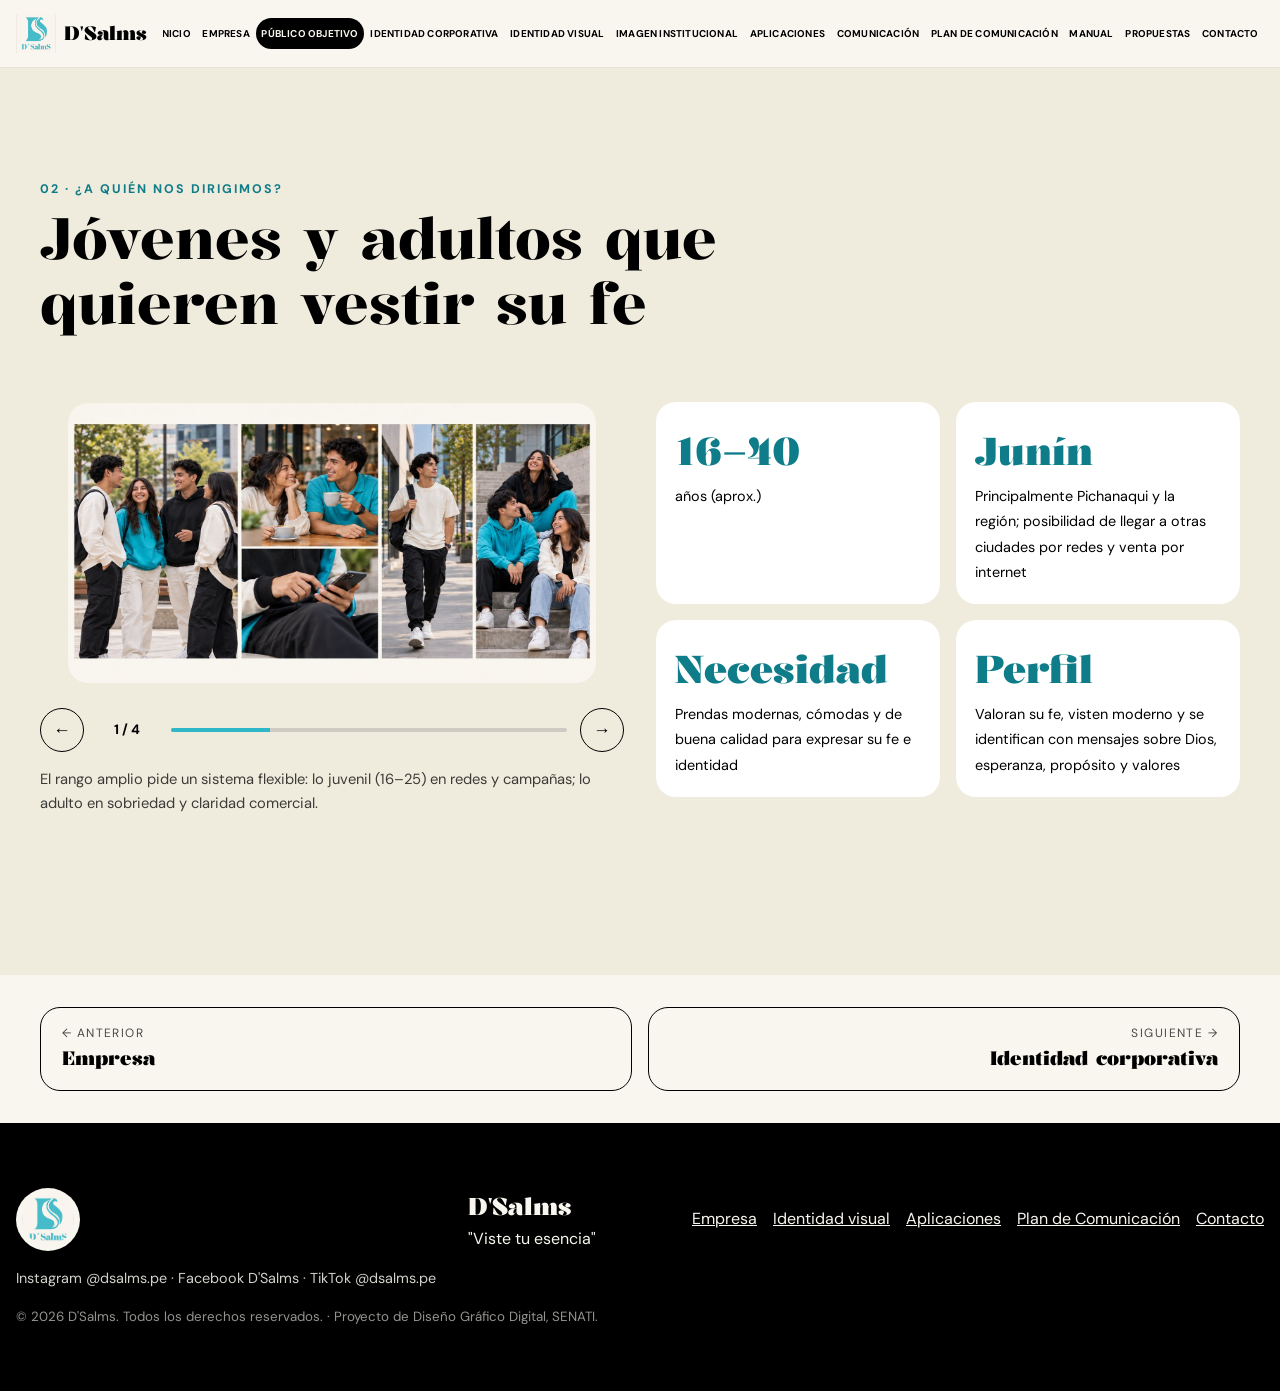
<file: publico-objetivo/index.html>
<!DOCTYPE html>
<html lang="es">
<head>
<meta charset="UTF-8">
<meta name="viewport" content="width=device-width, initial-scale=1">
<title>Público objetivo | D'Salms · Viste tu esencia</title>
<meta name="description" content="Público objetivo de D'Salms: jóvenes y adultos cristianos que quieren vestir su fe con estilo actual.">
<meta property="og:title" content="Público objetivo | D'Salms · Viste tu esencia">
<meta property="og:description" content="Público objetivo de D'Salms: jóvenes y adultos cristianos que quieren vestir su fe con estilo actual.">
<meta property="og:image" content="https://matiasmendoza0905-glitch.github.io/D-Salms/img/hero.jpg">
<meta property="og:url" content="https://matiasmendoza0905-glitch.github.io/D-Salms/publico-objetivo/">
<meta property="og:type" content="website">
<link rel="icon" type="image/png" href="../img/logo.png">
<link rel="preconnect" href="https://fonts.googleapis.com">
<link rel="preconnect" href="https://fonts.gstatic.com" crossorigin>
<link href="https://fonts.googleapis.com/css2?family=DM+Sans:wght@400;500;700&family=Kalnia:wght@400;600;700&display=swap" rel="stylesheet">
<link rel="stylesheet" href="../css/styles.css">
</head>
<body data-root="../" data-page="publico-objetivo">
<a class="skip" href="#contenido">Saltar al contenido</a>

<!-- NAVEGACIÓN (idéntica en todas las páginas) -->
<header class="top">
  <a href="../index.html" class="brand" aria-label="D'Salms, inicio"><img src="../img/logo.png" alt="" width="44" height="43"><span>D'Salms</span></a>
  <button class="burger" aria-label="Abrir menú" aria-expanded="false" aria-controls="menu"><i></i><i></i><i></i></button>
  <nav id="menu" aria-label="Principal">
    <a href="../index.html" data-page="inicio">Inicio</a><a href="../empresa/index.html" data-page="empresa">Empresa</a><a href="../publico-objetivo/index.html" data-page="publico-objetivo" class="on" aria-current="page">Público objetivo</a><a href="../identidad-corporativa/index.html" data-page="identidad-corporativa">Identidad corporativa</a><a href="../identidad-visual/index.html" data-page="identidad-visual">Identidad visual</a><a href="../imagen-institucional/index.html" data-page="imagen-institucional">Imagen institucional</a><a href="../aplicaciones/index.html" data-page="aplicaciones">Aplicaciones</a><a href="../comunicacion/index.html" data-page="comunicacion">Comunicación</a><a href="../plan-comunicacion/index.html" data-page="plan-comunicacion">Plan de Comunicación</a><a href="../manual-identidad/index.html" data-page="manual-identidad">Manual</a><a href="../propuestas/index.html" data-page="propuestas">Propuestas</a><a href="../contacto/index.html" data-page="contacto">Contacto</a>
  </nav>
</header>

<main id="contenido">
<section id="publico" class="sec alt">
  <header class="sh"><p class="eyebrow">02 · ¿A quién nos dirigimos?</p><h1 class="rv">Jóvenes y adultos que quieren vestir su fe</h1></header>
  <div class="split rev">
    <div class="stats">
      <div class="stat rv"><strong>16–40</strong><span>años (aprox.)</span></div>
      <div class="stat rv"><strong>Junín</strong><span>Principalmente Pichanaqui y la región; posibilidad de llegar a otras ciudades por redes y venta por internet</span></div>
      <div class="stat rv"><strong>Necesidad</strong><span>Prendas modernas, cómodas y de buena calidad para expresar su fe e identidad</span></div>
      <div class="stat rv"><strong>Perfil</strong><span>Valoran su fe, visten moderno y se identifican con mensajes sobre Dios, esperanza, propósito y valores</span></div>
    </div>
    <div class="rv"><div class="car" data-car="publico" data-h="280"></div><p class="note">El rango amplio pide un sistema flexible: lo juvenil (16–25) en redes y campañas; lo adulto en sobriedad y claridad comercial.</p></div>
  </div>
</section>
<nav class="pager" aria-label="Navegación entre apartados"><a class="pg prev" href="../empresa/index.html"><small>← Anterior</small><b>Empresa</b></a><a class="pg next" href="../identidad-corporativa/index.html"><small>Siguiente →</small><b>Identidad corporativa</b></a></nav>
</main>

<!-- FOOTER -->
<footer>
  <img src="../img/logo.png" alt="" width="64" height="63" loading="lazy">
  <div><strong>D'Salms</strong><p>"Viste tu esencia"</p></div>
  <nav aria-label="Pie"><a href="../empresa/index.html">Empresa</a><a href="../identidad-visual/index.html">Identidad visual</a><a href="../aplicaciones/index.html">Aplicaciones</a><a href="../plan-comunicacion/index.html">Plan de Comunicación</a><a href="../contacto/index.html">Contacto</a></nav>
  <p id="foot-soc" class="foot-soc"></p>
  <small>© 2026 D'Salms. Todos los derechos reservados. · Proyecto de Diseño Gráfico Digital, SENATI.</small>
</footer>

<button class="up" aria-label="Volver arriba" hidden>↑</button>

<!-- LIGHTBOX -->
<div class="lb" role="dialog" aria-modal="true" aria-label="Visor de imágenes" hidden>
  <button class="lb-x" aria-label="Cerrar">✕</button>
  <figure><img alt=""><figcaption></figcaption></figure>
  <div class="lb-nav"><button class="lb-p" aria-label="Anterior">← Anterior</button><span class="lb-c" aria-live="polite"></span><button class="lb-n" aria-label="Siguiente">Siguiente →</button></div>
</div>
<script src="../js/script.js"></script>
</body>
</html>
</file>
<file: css/styles.css>
/* ===== VARIABLES ===== */
:root{
  --primary:#2DB7C7; --background:#F8F6EF; --black:#000; --red:#B22222; --purple:#4B1B6B;
  --primary-deep:#0E7C89; /* derivado para texto pequeño sobre crema: requiere validación */
  --font-title:'Kalnia',Georgia,serif; --font-body:'DM Sans',system-ui,sans-serif;
  --radius-sm:10px; --radius-md:20px; --radius-lg:36px;
  --space-xs:.5rem; --space-sm:1rem; --space-md:2rem; --space-lg:4rem; --space-xl:7rem;
  --shadow-soft:0 10px 30px rgba(0,0,0,.08);
  --transition-fast:.2s ease; --transition-normal:.7s cubic-bezier(.2,.7,.2,1);
  --max-width:1200px; --nav-h:68px;
}
/* ===== BASE ===== */
*{box-sizing:border-box;margin:0}
html{scroll-behavior:smooth;scroll-padding-top:var(--nav-h)}
body{font-family:var(--font-body);background:var(--background);color:var(--black);line-height:1.6;overflow-x:hidden}
img{max-width:100%;height:auto;display:block;object-fit:cover}
h1,h2,h3{font-family:var(--font-title);line-height:1.12;font-weight:600}
h4{font-weight:700}
a{color:inherit}
:focus-visible{outline:3px solid var(--black);outline-offset:3px}
.dark :focus-visible,.hero :focus-visible,.lb :focus-visible{outline-color:var(--primary)}
.skip{position:absolute;left:-999px}.skip:focus{left:8px;top:8px;background:#fff;padding:.5rem;z-index:99}
.eyebrow{font-size:.78rem;letter-spacing:.16em;text-transform:uppercase;font-weight:700;color:var(--primary-deep)}
.dark .eyebrow,.hero .eyebrow{color:var(--primary)}.tq .eyebrow{color:var(--black)}
.note{font-size:.92rem;opacity:.75;margin:.5rem 0 1rem;max-width:70ch}
/* ===== NAV ===== */
.top{position:sticky;top:0;z-index:50;height:var(--nav-h);display:flex;align-items:center;justify-content:space-between;gap:1rem;padding:0 var(--space-sm);background:rgba(248,246,239,.92);backdrop-filter:blur(10px);border-bottom:1px solid rgba(0,0,0,.08)}
.brand{flex:none;display:flex;align-items:center;gap:.5rem;text-decoration:none;font-family:var(--font-title);font-weight:700;font-size:1.2rem}
.brand img{width:40px;height:auto;transition:transform var(--transition-fast)}.brand:hover img{transform:rotate(-8deg) scale(1.08)}
#menu{display:flex;min-width:0;gap:.05rem;flex-wrap:nowrap;overflow-x:auto;scrollbar-width:none}
#menu a{white-space:nowrap;text-decoration:none;font-size:.68rem;font-weight:700;letter-spacing:.03em;text-transform:uppercase;padding:.5rem .42rem;border-radius:99px;transition:var(--transition-fast)}
#menu a:hover{background:rgba(45,183,199,.2)}
#menu a.on{background:var(--black);color:var(--background)}
.burger{display:none;background:none;border:0;width:44px;height:44px;cursor:pointer;flex-direction:column;justify-content:center;gap:6px;padding:10px}
.burger i{display:block;height:2px;background:var(--black);transition:var(--transition-fast)}
.burger[aria-expanded=true] i:nth-child(1){transform:translateY(8px) rotate(45deg)}
.burger[aria-expanded=true] i:nth-child(2){opacity:0}
.burger[aria-expanded=true] i:nth-child(3){transform:translateY(-8px) rotate(-45deg)}
/* ===== SECCIONES ===== */
.sec{padding:var(--space-xl) max(var(--space-sm),calc((100% - var(--max-width))/2))}
.sec.alt{background:#EFEBDD}.sec.dark{background:var(--black);color:var(--background)}.sec.tq{background:var(--primary)}
.sh{max-width:760px;margin-bottom:var(--space-md)}
.sh h2{font-size:clamp(2rem,5vw,3.6rem);margin:.4rem 0 1rem}
.sub{font-size:clamp(1.4rem,3vw,2rem);margin:var(--space-lg) 0 var(--space-sm)}
.split{display:grid;grid-template-columns:1fr 1fr;gap:var(--space-md);align-items:center;margin:var(--space-md) 0}
.split.rev>:first-child{order:2}
figure img{border-radius:var(--radius-md);width:100%}
figcaption{font-size:.85rem;opacity:.7;margin-top:.5rem}
.logo-big img{background:var(--background);border-radius:var(--radius-lg)}
/* ===== HERO ===== */
.hero{background:var(--black);color:var(--background);overflow:hidden;padding:var(--space-lg) 0 0}
.hero-in{display:grid;grid-template-columns:1.05fr 1fr;gap:var(--space-md);align-items:center;min-height:calc(100vh - var(--nav-h) - 200px);padding:0 max(var(--space-sm),calc((100% - var(--max-width))/2)) var(--space-lg)}
.hero h1{font-size:clamp(3rem,9vw,7rem);margin:.5rem 0 1rem}.hero h1 em{font-style:italic;color:var(--primary)}
.hero .lead{font-size:1.15rem;max-width:46ch;opacity:.9}
.pills,.chips{list-style:none;display:flex;flex-wrap:wrap;gap:.5rem;padding:0;margin:1.2rem 0}
.pills li,.chips li{border:1px solid currentColor;border-radius:99px;padding:.3rem .9rem;font-size:.85rem;font-weight:500}
.chips.big li{font-size:1rem;padding:.5rem 1.2rem;background:var(--black);color:var(--background);border-color:var(--black)}
.btn{display:inline-block;background:var(--primary);color:var(--black);font-weight:700;text-decoration:none;padding:.85rem 1.6rem;border-radius:99px;margin:.3rem .3rem .3rem 0;transition:var(--transition-fast)}
.btn:hover{transform:translateY(-4px);background:var(--background)}
.btn.ghost{background:none;color:inherit;border:1.5px solid currentColor}.btn.ghost:hover{background:var(--background);color:var(--black)}
.hero-img{position:relative;padding:0 0 3rem 2rem}

.hero-img .float{position:absolute;left:0;bottom:0;width:42%;aspect-ratio:1;border-radius:var(--radius-md);border:6px solid var(--black)}
.hero-img .seal{position:absolute;right:-8px;top:-18px;width:84px;border-radius:50%;background:var(--background);padding:8px;animation:spin 30s linear infinite}
.blob{position:absolute;border-radius:50%;z-index:-1}.b1{width:240px;height:240px;background:var(--primary);right:-40px;bottom:10px;opacity:.5}.b2{width:120px;height:120px;border:2px solid var(--primary);left:10%;top:-20px}
@keyframes drift{to{transform:scale(1.03) translateY(-6px)}}@keyframes spin{to{transform:rotate(360deg)}}
/* ===== TARJETAS Y BLOQUES ===== */
.cards{display:grid;gap:1rem;margin:var(--space-sm) 0}
.cards.two{grid-template-columns:repeat(2,1fr)}.cards.three{grid-template-columns:repeat(3,1fr)}.cards.four{grid-template-columns:repeat(4,1fr)}.cards.five{grid-template-columns:repeat(5,1fr)}
.card{display:block;text-decoration:none;background:#fff;border-radius:var(--radius-md);padding:1.5rem;border:1px solid rgba(0,0,0,.07);transition:transform var(--transition-fast),box-shadow var(--transition-fast),opacity var(--transition-normal)}
.card:hover{transform:translateY(-4px);box-shadow:var(--shadow-soft)}
.card.tq{background:var(--primary)}.card.dk,.dark .card{background:#141414;color:var(--background);border-color:#2a2a2a}
.card h3{font-size:1.8rem;margin-bottom:.5rem}.card b{font-family:var(--font-title);font-size:1.3rem;display:block;margin-bottom:.4rem;color:var(--primary-deep)}
.dark .card b{color:var(--primary)}.card p+p{margin-top:.5rem}
.vals b,.prop b{font-size:2.4rem}
.facts{display:grid;grid-template-columns:1fr 1fr;gap:1rem}.facts dt{font-size:.75rem;letter-spacing:.12em;text-transform:uppercase;color:var(--primary-deep);font-weight:700}.facts dd{font-family:var(--font-title);font-size:1.1rem;margin:0}
.stats{display:grid;grid-template-columns:1fr 1fr;gap:1rem}
.stat{background:#fff;border-radius:var(--radius-md);padding:1.2rem}.stat strong{display:block;font-family:var(--font-title);font-size:clamp(1.6rem,3vw,2.4rem);color:var(--primary-deep)}.stat span{font-size:.9rem}
.quote{font-family:var(--font-title);font-size:clamp(1.3rem,3vw,2rem);border-left:6px solid var(--primary);padding:.5rem 0 .5rem 1.5rem;margin:var(--space-md) 0;max-width:30em}
.more{margin-top:var(--space-sm);max-width:70ch}.more summary{cursor:pointer;font-weight:700;color:var(--primary-deep);padding:.5rem 0}.more ul,.split ul{padding-left:1.2rem}
.slogan{font-family:var(--font-title);font-weight:700;font-style:italic;font-size:clamp(2.4rem,9vw,7rem);line-height:1.05;color:var(--primary-deep);margin:.5rem 0 1.5rem}
.dims .card{font-size:.95rem}.dims .card b{font-size:1.05rem}
.flow{display:flex;align-items:stretch;gap:.5rem;flex-wrap:wrap}.flow i{align-self:center;font-style:normal;font-size:2rem;color:var(--primary-deep)}
.step{flex:1;min-width:200px;background:var(--black);color:var(--background);border-radius:var(--radius-md);padding:1.5rem}.step span{color:var(--primary);font-size:.78rem;letter-spacing:.14em;text-transform:uppercase;font-weight:700}.step h4{font-family:var(--font-title);font-size:1.7rem;margin:.3rem 0}
/* ===== TABS ===== */
[role=tablist]{display:flex;flex-wrap:wrap;gap:.4rem;margin-bottom:1rem}
[role=tab]{font:700 .85rem var(--font-body);padding:.55rem 1.1rem;border-radius:99px;border:1.5px solid var(--black);background:none;color:inherit;cursor:pointer;transition:var(--transition-fast);min-height:44px}
[role=tab][aria-selected=true]{background:var(--black);color:var(--background)}
.dark [role=tab]{border-color:var(--background)}.dark [role=tab][aria-selected=true]{background:var(--primary);color:var(--black);border-color:var(--primary)}
[role=tabpanel]{animation:fade .5s}[role=tabpanel][hidden]{display:none}
@keyframes fade{from{opacity:0;transform:translateY(8px)}}
/* ===== COLORES ===== */
.swatches{display:grid;grid-template-columns:repeat(5,1fr);gap:.6rem}
.sw{background:var(--c);color:var(--background);border:1px solid #444;border-radius:var(--radius-md);min-height:230px;padding:1rem;text-align:left;font:inherit;cursor:pointer;display:flex;flex-direction:column;justify-content:flex-end;transition:transform var(--transition-fast),opacity var(--transition-normal)}
.sw:hover{transform:translateY(-6px)}.sw.light,.sw[data-hex="#2DB7C7"]{color:var(--black)}
.sw b{font-family:var(--font-title);font-size:1.4rem;color:inherit!important}.sw span{font-size:.74rem;margin:.3rem 0}.sw em{font-size:.75rem;font-weight:700;letter-spacing:.1em;text-transform:uppercase}
.type .big{font-size:3.4rem;line-height:1.1}.type .serif{font-family:var(--font-title)}.type .abc{letter-spacing:.2em;margin-bottom:1rem;font-size:.9rem;overflow-wrap:anywhere}
/* ===== GALERÍAS ===== */
.gal{display:grid;grid-template-columns:repeat(auto-fill,minmax(230px,1fr));gap:.8rem;margin:var(--space-sm) 0;align-items:start}
.gal.row{grid-template-columns:repeat(auto-fit,minmax(200px,1fr))}.gal.phones{grid-template-columns:repeat(auto-fit,minmax(180px,1fr))}
.masonry{columns:3 260px;column-gap:.8rem}
.filters{display:flex;flex-wrap:wrap;gap:.4rem;margin-bottom:1.2rem}
.ph{position:relative;display:block;overflow:hidden;border-radius:var(--radius-md);background:#e6e2d4;cursor:zoom-in;break-inside:avoid;margin:0 0 .8rem;padding:0;border:0;width:100%}
.gal .ph{margin:0}
[data-lb]{cursor:zoom-in}
.ph img{width:100%;transition:transform .5s}
.ph::after{content:"⤢";position:absolute;right:10px;bottom:10px;width:34px;height:34px;border-radius:50%;background:var(--primary);color:var(--black);display:grid;place-items:center;opacity:0;transform:scale(.7);transition:var(--transition-fast)}
.ph:hover img{transform:scale(1.03)}.ph:hover::after,.ph:focus-visible::after{opacity:1;transform:none}
.ph[hidden]{display:none}
/* ===== CONTACTO / FOOTER ===== */
.contact{list-style:none;padding:0;display:grid;grid-template-columns:repeat(3,1fr);gap:1rem}
.contact li{background:var(--background);border-radius:var(--radius-md);padding:1.2rem}.contact b{display:block;font-family:var(--font-title);font-size:1.3rem}
footer{background:var(--black);color:var(--background);padding:var(--space-lg) var(--space-sm);display:grid;grid-template-columns:auto 1fr auto;gap:1rem 2rem;align-items:center}
footer strong{font-family:var(--font-title);font-size:1.5rem}footer nav{display:flex;gap:1rem;flex-wrap:wrap}footer small{grid-column:1/-1;opacity:.6}
footer img{background:var(--background);border-radius:50%;padding:6px}
.up{position:fixed;right:16px;bottom:16px;width:48px;height:48px;border-radius:50%;border:0;background:var(--primary);color:var(--black);font-size:1.3rem;font-weight:700;cursor:pointer;z-index:40;transition:var(--transition-fast)}.up:hover{transform:translateY(-4px)}.up[hidden]{display:none}
/* ===== LIGHTBOX ===== */
.lb{position:fixed;inset:0;z-index:100;background:rgba(0,0,0,.92);display:flex;flex-direction:column;align-items:center;justify-content:center;padding:1rem;touch-action:pan-y}.lb[hidden]{display:none}
.lb figure{max-width:100%;text-align:center;color:#fff}.lb img{max-width:min(96vw,1400px);max-height:76vh;object-fit:contain;border-radius:var(--radius-sm);margin:auto;width:auto}
.lb figcaption{color:#ddd;margin-top:.6rem;font-size:.9rem}
.lb-x{position:absolute;top:12px;right:12px;width:48px;height:48px;border-radius:50%;border:0;font-size:1.2rem;background:var(--background);cursor:pointer}
.lb-nav{display:flex;align-items:center;gap:1rem;color:#fff;margin-top:1rem;font-weight:700}.lb-nav button{background:var(--primary);border:0;border-radius:99px;padding:.7rem 1.2rem;font:700 .9rem var(--font-body);cursor:pointer;min-height:44px}
/* ===== ANIMACIÓN ===== */
.rv{opacity:0;transform:translateY(26px);transition:opacity var(--transition-normal),transform var(--transition-normal);transition-delay:var(--d,0ms)}
.rv.in{opacity:1;transform:none}
/* ===== RESPONSIVE ===== */
@media(max-width:1100px){#menu a{font-size:.66rem;padding:.45rem .4rem}.cards.five{grid-template-columns:repeat(3,1fr)}}
@media(max-width:900px){
  .burger{display:flex}
  #menu{position:fixed;top:var(--nav-h);left:0;right:0;bottom:0;flex-direction:column;overflow:auto;background:var(--background);padding:1rem;opacity:0;transform:translateY(-12px);visibility:hidden;transition:opacity .3s,transform .3s,visibility .3s}
  #menu.open{opacity:1;transform:none;visibility:visible}#menu a{font-size:1.1rem;padding:.9rem 1rem}
  .hero-in,.split,.vx [role=tabpanel]:not([hidden]),.cards.two,.cards.three,.soc{grid-template-columns:1fr}
  .split.rev>:first-child{order:0}.hero-in{min-height:auto}.hero-img{padding:0 0 2rem 0}
  .cards.four,.cards.five{grid-template-columns:1fr 1fr}.swatches{grid-template-columns:1fr 1fr}.sw{min-height:150px}
  .sec{padding:var(--space-lg) var(--space-sm)}.contact{grid-template-columns:1fr 1fr}footer{grid-template-columns:1fr}
  .flow i{display:none}
}
@media(max-width:480px){.cards.four,.cards.five,.contact,.facts,.stats,.swatches{grid-template-columns:1fr}.masonry{columns:2 140px}.gal{grid-template-columns:repeat(2,1fr)}.hero-img .float{width:46%}.lb-nav button{padding:.7rem .8rem}}
@media(prefers-reduced-motion:reduce){*{animation:none!important;transition:none!important;scroll-behavior:auto!important}.rv{opacity:1;transform:none}}

/* ===== VIDEO DE PORTADA ===== */
:root{--hero-video-ratio:4/4.4}
.vid{position:relative;aspect-ratio:var(--hero-video-ratio);border-radius:var(--radius-lg);overflow:hidden;background:#111;animation:drift 12s ease-in-out infinite alternate}
.vid video{width:100%;height:100%;object-fit:cover}
.vid-empty{position:absolute;inset:0;display:none;flex-direction:column;align-items:center;justify-content:center;gap:.3rem;background:rgba(0,0,0,.55);text-align:center;padding:1rem}
.vid-empty b{font-family:var(--font-title);font-size:1.6rem;color:var(--primary)}.vid-empty span{font-size:.85rem}
.vid.no-video .vid-empty{display:flex}.vid.no-video .vid-ctl{display:none}
.vid-ctl{position:absolute;left:12px;bottom:12px;display:flex;gap:.4rem}
.vid-ctl button{width:44px;height:44px;border-radius:50%;border:0;background:rgba(248,246,239,.9);color:var(--black);cursor:pointer;font-size:1rem;transition:var(--transition-fast)}.vid-ctl button:hover{transform:translateY(-3px);background:var(--primary)}
/* ===== CINTA DE FOTOS ===== */
.mq{overflow:hidden;padding:1.2rem 0;border-top:1px solid #222;background:#0b0b0b}
.mq-track{display:flex;gap:.8rem;width:max-content;animation:mq 60s linear infinite}.mq:hover .mq-track,.mq:focus-within .mq-track{animation-play-state:paused}
.mq .ph{flex:none;width:auto;margin:0}.mq .ph img{height:150px;width:auto}
@keyframes mq{to{transform:translateX(calc(-50% - .4rem))}}
/* ===== CARRUSEL ===== */
.car{position:relative;margin:var(--space-sm) 0;min-width:0}
.car-track{position:relative;display:flex;gap:1rem;overflow-x:auto;scroll-snap-type:x mandatory;scrollbar-width:none;padding:1.2rem 0;cursor:grab;overscroll-behavior-x:contain}
.car-track::-webkit-scrollbar{display:none}.car-track.drag{scroll-snap-type:none;cursor:grabbing;scroll-behavior:auto}
.car-track>.ph{flex:none;width:auto;margin:0;scroll-snap-align:center;transform:scale(.88);opacity:.5;transition:transform .6s cubic-bezier(.2,.7,.2,1),opacity .6s}
.car-track>.ph.on{transform:scale(1);opacity:1}
.car-track>.ph img{height:var(--h);width:auto;max-width:none;user-select:none;-webkit-user-drag:none;pointer-events:none}
.car-ui{display:flex;align-items:center;gap:.8rem;margin-top:.4rem}
.car-b{flex:none;width:44px;height:44px;border-radius:50%;border:1.5px solid currentColor;background:none;color:inherit;font-size:1.1rem;cursor:pointer;transition:var(--transition-fast)}.car-b:hover{background:var(--primary);color:var(--black);border-color:var(--primary);transform:translateY(-3px)}
.car-c{font-size:.85rem;font-weight:700;min-width:4.5em;text-align:center}
.car-bar{flex:1;height:4px;border-radius:4px;background:rgba(128,128,128,.3);overflow:hidden}.car-bar b{display:block;height:100%;background:var(--primary);transition:width .5s}
.sec .car{max-width:100%}
/* ===== VALORES · PERSONALIDAD · TONOS (paneles con pestañas) ===== */
.vx [role=tablist]{margin-bottom:1.2rem}
.vx [role=tabpanel]:not([hidden]){display:grid;grid-template-columns:1fr 1.1fr;gap:var(--space-md);align-items:start;background:#fff;border-radius:var(--radius-lg);padding:var(--space-md);border:1px solid rgba(0,0,0,.06)}
.vx .car{grid-column:1/-1;margin:0}
.vl h4{font-family:var(--font-title);font-size:clamp(1.8rem,4vw,2.8rem);font-weight:600;margin:.2rem 0 .5rem}
.vn{font-family:var(--font-title);font-size:.95rem;color:var(--primary-deep);letter-spacing:.1em}
.pq{margin-top:1rem;font-family:var(--font-title);font-size:1.25rem;line-height:1.3;border-left:5px solid var(--primary);padding-left:1rem}.pq small{display:block;font-family:var(--font-body);font-size:.7rem;font-weight:700;letter-spacing:.14em;text-transform:uppercase;color:var(--primary-deep);margin-bottom:.2rem}
.lab{font-size:.72rem;font-weight:700;letter-spacing:.14em;text-transform:uppercase;color:var(--primary-deep);margin:1rem 0 .5rem}.vx [role=tabpanel]>div>.lab:first-child{margin-top:0}
.vex{list-style:none;padding:0;display:grid;gap:.6rem;counter-reset:v}
.vex li{counter-increment:v;display:grid;grid-template-columns:2.2rem 1fr;gap:.1rem .6rem;background:var(--background);border-radius:var(--radius-md);padding:.8rem 1rem;animation:pop .6s both;animation-delay:calc(var(--i)*120ms)}
.vex li::before{content:counter(v);grid-row:span 2;font-family:var(--font-title);font-size:1.6rem;color:var(--primary-deep)}.vex b{font-size:1rem}.vex span{font-size:.92rem}
.how{list-style:none;padding:0;display:flex;flex-wrap:wrap;gap:.4rem}.how li{background:var(--black);color:var(--background);border-radius:99px;padding:.35rem .9rem;font-size:.82rem}
.bub{list-style:none;padding:0;display:grid;gap:.6rem}
.bub li{max-width:92%;padding:.7rem 1.1rem;border-radius:20px 20px 20px 4px;background:var(--primary);color:var(--black);font-weight:500;animation:pop .6s both;animation-delay:calc(var(--i)*130ms)}
.bub li:nth-child(even){justify-self:end;border-radius:20px 20px 4px 20px;background:var(--black);color:var(--background)}
@keyframes pop{from{opacity:0;transform:translateY(14px) scale(.96)}}
/* ===== PERFILES DE REDES / CONTACTO ===== */
.tq .eyebrow{color:var(--black)}
.soc{display:grid;grid-template-columns:repeat(4,1fr);gap:1rem}
.soc-card{background:var(--background);border-radius:var(--radius-md);padding:1.1rem;display:flex;flex-direction:column;gap:.6rem;transition:transform var(--transition-fast),opacity var(--transition-normal)}
.soc-card.in:hover{transform:translateY(-6px)}
.soc-top{display:flex;align-items:center;gap:.6rem}.soc-top img{width:46px;height:auto;border-radius:50%;background:#fff;padding:5px;border:1px solid rgba(0,0,0,.1)}
.soc-red{display:block;font-weight:700}.soc-tag{display:inline-block;font-size:.68rem;font-weight:700;letter-spacing:.08em;text-transform:uppercase;background:var(--black);color:var(--background);border-radius:99px;padding:.1rem .6rem}
.soc-card .ph{height:190px;border-radius:var(--radius-sm)}.soc-card .ph img{width:100%;height:100%;object-fit:cover;object-position:top}
.soc-card h4{font-family:var(--font-title);font-size:1.15rem;overflow-wrap:anywhere}.soc-sub{font-size:.85rem;opacity:.7;margin-top:-.4rem}.soc-card p{font-size:.9rem}
.soc-card .chips{margin:0}.soc-card .chips li{font-size:.72rem;padding:.15rem .6rem}
.btn.dk{background:var(--black);color:var(--background);border:0;cursor:pointer;font:700 .9rem var(--font-body);margin-top:auto}.btn.dk:hover{background:var(--purple);color:var(--background)}
.wa{margin-top:1rem;background:var(--background);border-radius:var(--radius-md);padding:1.2rem;display:flex;flex-wrap:wrap;gap:.3rem 1rem;align-items:center}.wa b{font-family:var(--font-title);font-size:1.3rem}.wa small{flex-basis:100%;opacity:.7}
.foot-soc{font-size:.9rem;opacity:.85}
@media(max-width:1100px){.soc{grid-template-columns:repeat(2,1fr)}}
@media(max-width:600px){.car-track>.ph img{height:calc(var(--h)*.72)}.mq .ph img{height:110px}.vx [role=tabpanel]:not([hidden]){padding:1.1rem}.soc{grid-template-columns:1fr}}
/* evita que los carruseles ensanchen las cuadrículas */
.split>*,.vx [role=tabpanel]>*,.soc>*,.cards>*,.hero-in>*,.car-in{min-width:0}
.vx [role=tabpanel]{min-width:0;max-width:100%}
@media(max-width:900px){.vx [role=tabpanel]:not([hidden]){grid-template-columns:1fr}.soc{grid-template-columns:repeat(2,1fr)}}
@media(max-width:600px){.soc{grid-template-columns:1fr}}

/* ===== FRASES (5) ===== */
.five{list-style:none;padding:0;display:grid;grid-template-columns:repeat(5,1fr);gap:.8rem;counter-reset:f}
.five li{background:var(--black);color:var(--background);border-radius:var(--radius-md);padding:1.2rem;font-family:var(--font-title);font-size:1.15rem;line-height:1.3;transition:transform var(--transition-fast),background var(--transition-fast),opacity var(--transition-normal)}
.five li:nth-child(odd){background:var(--primary);color:var(--black)}.five li:hover{transform:translateY(-6px) rotate(-.6deg)}
.five span{display:block;font-family:var(--font-body);font-size:.75rem;font-weight:700;letter-spacing:.14em;margin-bottom:.6rem;opacity:.7}
.dark .five li:nth-child(even){background:#1b1b1b}
/* ===== MATRIZ ===== */
.matrix{display:grid;gap:.6rem}.mx{display:grid;grid-template-columns:.7fr auto 1.4fr auto 1.2fr;gap:.8rem;align-items:center;background:#fff;border-radius:var(--radius-md);padding:1rem 1.2rem}
.mx small{display:block;font-size:.65rem;font-weight:700;letter-spacing:.12em;text-transform:uppercase;color:var(--primary-deep);margin-bottom:.2rem}.mx b{font-family:var(--font-title);font-size:1.4rem}.mx i{font-style:normal;font-size:1.4rem;color:var(--primary-deep)}.mx-p{font-family:var(--font-title)}
/* ===== FICHA DE COLOR + TIPOGRAFÍA ===== */
.swd{display:grid;grid-template-columns:220px 1fr;gap:1rem;margin:1rem 0;animation:fade .5s}.swd-c{border-radius:var(--radius-md);padding:1.2rem;display:flex;flex-direction:column;justify-content:flex-end;min-height:180px;border:1px solid #444}.swd-c b{font-family:var(--font-title);font-size:1.8rem}
.swd dl,.ty-card dl{display:grid;grid-template-columns:repeat(2,1fr);gap:.8rem;margin:0}.swd dt,.ty-card dt{font-size:.68rem;font-weight:700;letter-spacing:.12em;text-transform:uppercase;color:var(--primary)}.swd dd,.ty-card dd{margin:0;font-size:.95rem}
.pbar{display:inline-block;width:120px;height:8px;border-radius:8px;background:#333;vertical-align:middle;overflow:hidden}.pbar b{display:block;height:100%}
.typer{margin:1rem 0}.ty-card{background:#141414;border-radius:var(--radius-md);padding:1.4rem;margin-top:.4rem}.ty-s{font-size:40px;line-height:1.15;margin-bottom:1rem;overflow-wrap:anywhere;color:var(--background)}.ty-card label{display:flex;gap:.6rem;align-items:center;margin-top:1rem;font-size:.85rem}.ty-card input{flex:1;accent-color:var(--primary)}
/* ===== ÓRBITA DE DIMENSIONES ===== */
.orbit-wrap{display:grid;grid-template-columns:1fr 1fr;gap:var(--space-md);align-items:center;margin:1rem 0}
.orbit{position:relative;width:100%;max-width:480px;aspect-ratio:1;margin:auto}.orbit svg{position:absolute;inset:0;width:100%;height:100%}.orbit line,.o-ring{stroke:var(--primary-deep);stroke-width:.4;fill:none;stroke-dasharray:2 2;animation:dash 20s linear infinite}@keyframes dash{to{stroke-dashoffset:-80}}
.o-c{position:absolute;left:50%;top:50%;width:24%;transform:translate(-50%,-50%);background:#fff;border-radius:50%;padding:5%;animation:spin 40s linear infinite}
.o-n{position:absolute;transform:translate(-50%,-50%);border:1.5px solid var(--black);background:var(--background);border-radius:99px;padding:.5rem .8rem;font:700 .78rem var(--font-body);cursor:pointer;min-height:44px;transition:var(--transition-fast)}.o-n:hover{transform:translate(-50%,-56%)}.o-n.on{background:var(--black);color:var(--background)}
.orbit-info{background:#fff;border-radius:var(--radius-lg);padding:1.5rem;min-height:200px;animation:fade .5s}.orbit-info h4{font-family:var(--font-title);font-size:1.8rem}.orbit-info small{opacity:.7;font-size:.8rem}
.flow i{animation:nudge 1.6s ease-in-out infinite}@keyframes nudge{50%{transform:translateX(6px)}}
/* ===== VALORES EXTRA / PLAN / MOCKUPS ===== */
.eg{margin-top:.8rem;background:var(--primary);border-radius:var(--radius-md);padding:.8rem 1rem;font-weight:500}.eg small{display:block;font-size:.68rem;font-weight:700;letter-spacing:.12em;text-transform:uppercase}
.vx .plan:not([hidden]){grid-template-columns:repeat(4,1fr);gap:.8rem}.pl{background:var(--background);border-radius:var(--radius-md);padding:1rem;animation:pop .6s both;animation-delay:calc(var(--i)*140ms)}.pl small{display:block;font-size:.68rem;font-weight:700;letter-spacing:.12em;text-transform:uppercase;color:var(--primary-deep);margin-bottom:.4rem}.pl:last-child{background:var(--black);color:var(--background)}.pl:last-child small{color:var(--primary)}
.vx .one:not([hidden]){grid-template-columns:1fr;justify-items:center}
.mock{width:100%;max-width:420px;background:var(--background);border:1px solid rgba(0,0,0,.12);border-radius:28px;padding:1rem;box-shadow:var(--shadow-soft)}.mock img{width:100%;object-fit:cover}
.mk-h{display:flex;gap:.6rem;align-items:center}.mk-h>img{width:46px;height:auto;background:#fff;border-radius:50%;padding:5px;border:1px solid rgba(0,0,0,.1)}.mk-b{font-size:.85rem;margin:.5rem 0}
.mk-st{display:flex;gap:.6rem;margin:.5rem 0;font-size:.7rem;text-align:center}.mk-st i{display:block;width:52px;height:52px;border-radius:50%;border:2px solid var(--primary);padding:5px;margin-bottom:.2rem}.mk-st i img{border-radius:50%}
.mk-tb{display:flex;gap:1rem;font-size:.8rem;border-top:1px solid rgba(0,0,0,.12);padding:.5rem 0}.mk-tb b{border-bottom:2px solid var(--black)}
.mk-g{display:grid;grid-template-columns:repeat(3,1fr);gap:3px}.mk-g img{aspect-ratio:1;border-radius:4px}
.mk-cov{background:var(--primary);border-radius:16px;height:130px;display:flex;align-items:center;justify-content:center;gap:.6rem;font-family:var(--font-title);font-size:1.3rem}.mk-cov img{width:56px;background:var(--background);border-radius:50%;padding:6px}
.fbh{margin-top:-24px;padding-left:.6rem}.mk-posts{display:grid;gap:.6rem;margin-top:.6rem}.mk-posts article{background:#fff;border-radius:12px;padding:.5rem}.mk-posts img{height:140px;border-radius:8px}.mk-posts p{font-size:.85rem;margin-top:.3rem}
.mk-v{display:grid;grid-template-columns:repeat(3,1fr);gap:4px}.mk-v span{position:relative}.mk-v img{aspect-ratio:9/16;border-radius:8px}.mk-v em{position:absolute;left:6px;bottom:6px;font-style:normal;color:#fff;font-size:.8rem}
.ml p{margin:.3rem 0;font-size:.9rem}.ml hr{border:0;border-top:1px solid rgba(0,0,0,.12);margin:.6rem 0}.ml small{font-weight:700;color:var(--primary-deep);margin-right:.4rem}
@media(max-width:900px){.five{grid-template-columns:1fr 1fr}.mx{grid-template-columns:1fr}.mx i{display:none}.swd,.orbit-wrap{grid-template-columns:1fr}.vx .plan:not([hidden]){grid-template-columns:1fr}}
@media(max-width:480px){.five{grid-template-columns:1fr}.swd dl,.ty-card dl{grid-template-columns:1fr}}


/* ==========================================================
   MULTIPÁGINA · añadidos (cada apartado tiene su propia página)
   ========================================================== */
.sh h1{font-size:clamp(2rem,5vw,3.6rem);margin:.4rem 0 1rem}
.sr{position:absolute;width:1px;height:1px;overflow:hidden;clip:rect(0 0 0 0);white-space:nowrap}
/* 12 apartados en el menú: hamburguesa hasta 1279px; en pantallas grandes, letra compacta */
@media(min-width:901px) and (max-width:1279px){
  .burger{display:flex}
  #menu{position:fixed;top:var(--nav-h);left:0;right:0;bottom:0;flex-direction:column;overflow:auto;background:var(--background);padding:1rem;opacity:0;transform:translateY(-12px);visibility:hidden;transition:opacity .3s,transform .3s,visibility .3s}
  #menu.open{opacity:1;transform:none;visibility:visible}#menu a{font-size:1.1rem;padding:.9rem 1rem}
}
@media(min-width:1280px){#menu{justify-content:flex-end}#menu a{font-size:.62rem;padding:.45rem .34rem;letter-spacing:.02em}}
/* anterior / siguiente */
.pager{display:flex;gap:1rem;padding:var(--space-md) max(var(--space-sm),calc((100% - var(--max-width))/2))}
.pager .pg{flex:1;max-width:50%;text-decoration:none;border:1.5px solid var(--black);border-radius:var(--radius-md);padding:1rem 1.3rem;transition:var(--transition-fast)}
.pager .pg:hover{background:var(--primary);transform:translateY(-3px)}.pager .pg small{display:block;font-size:.75rem;letter-spacing:.12em;text-transform:uppercase;opacity:.7}
.pager .pg b{font-family:var(--font-title);font-size:1.2rem}.pager .next{text-align:right;margin-left:auto}
@media(max-width:600px){.pager{flex-direction:column}.pager .pg{max-width:none}}
/* PLAN DE COMUNICACIÓN CORPORATIVA */
.plan-head{padding-bottom:var(--space-md)}
.legend{background:#fff;border-radius:var(--radius-md);padding:1rem 1.3rem;max-width:760px;border:1px solid rgba(0,0,0,.07)}.legend ul{list-style:none;padding:0;margin:.5rem 0 0;display:grid;gap:.4rem}
.tg{display:inline-block;font-size:.62rem;font-weight:700;letter-spacing:.08em;padding:.1rem .55rem;border-radius:99px;vertical-align:middle;white-space:nowrap;border:1px solid var(--black)}
.tg.ok{background:var(--black);color:var(--background)}.tg.pr{background:var(--primary);color:var(--black);border-color:var(--primary)}
.tg.va{background:#fff;color:var(--black)}.tg.pd{background:none;border-style:dashed;color:var(--black)}
.plan-bar{position:sticky;top:var(--nav-h);z-index:40;overflow-x:auto;scrollbar-width:thin;background:rgba(248,246,239,.96);backdrop-filter:blur(10px);border-bottom:1px solid rgba(0,0,0,.1);padding:.5rem max(var(--space-sm),calc((100% - var(--max-width))/2))}
.plan-bar ol{list-style:none;display:flex;gap:.4rem;padding:0;width:max-content}
.plan-bar a{display:block;white-space:nowrap;text-decoration:none;font-size:.8rem;font-weight:500;padding:.45rem .8rem;border-radius:99px;border:1px solid rgba(0,0,0,.15);transition:var(--transition-fast)}
.plan-bar a b{color:var(--primary-deep)}.plan-bar a:hover{background:rgba(45,183,199,.2)}.plan-bar a.on{background:var(--black);color:var(--background)}.plan-bar a.on b{color:var(--primary)}
.pt.sec{padding-block:var(--space-lg);scroll-margin-top:calc(var(--nav-h) + 56px)}
.pt-h{display:flex;align-items:baseline;gap:1rem;margin-bottom:var(--space-sm)}.pt-n{font-family:var(--font-title);font-size:clamp(2rem,5vw,3.4rem);color:var(--primary-deep);line-height:1}
.pt-h h2{font-size:clamp(1.5rem,3.4vw,2.4rem)}.pt-up{margin-top:var(--space-sm);font-size:.85rem}
.tbl{position:relative;overflow-x:auto;margin:var(--space-sm) 0;border-radius:var(--radius-md);border:1px solid rgba(0,0,0,.1);background:#fff}
.tbl table{border-collapse:collapse;width:100%;min-width:620px;font-size:.92rem}.tbl th,.tbl td{padding:.7rem .9rem;text-align:left;vertical-align:top;border-bottom:1px solid rgba(0,0,0,.08)}
.tbl th{background:var(--black);color:var(--background);font-size:.72rem;letter-spacing:.1em;text-transform:uppercase}.tbl tr:last-child td{border-bottom:0}
.gantt td:not(:first-child),.gantt th:not(:first-child){text-align:center;width:90px}.g{color:var(--primary-deep);font-size:1.2rem}
.money td:last-child,.money th:last-child{text-align:right;white-space:nowrap}
.foda{display:grid;grid-template-columns:repeat(2,1fr);gap:1rem}.foda .card{border-top:6px solid var(--primary)}.foda .card.d{border-top-color:var(--red)}.foda .card.a{border-top-color:var(--purple)}.foda .card.o{border-top-color:var(--black)}
.foda ul,.pub ul,.cards ul{padding-left:1.2rem}.foda li,.pub li,.cards li{margin:.3rem 0}
.obj-g{margin-bottom:var(--space-sm)}.obj-g small{opacity:.8;text-transform:uppercase;letter-spacing:.1em}.obj-g p{font-family:var(--font-title);font-size:clamp(1.2rem,2.6vw,1.7rem);margin-top:.5rem}
.loop .step{min-width:150px}.loop-back{margin-top:1rem;font-weight:700;color:var(--primary-deep)}
.ctl{margin-bottom:var(--space-sm)}
@media(max-width:900px){.foda{grid-template-columns:1fr}.pt-h{flex-direction:column;gap:.3rem}}
@media print{.top,.plan-bar,.pager,.up{display:none}}
</file>
